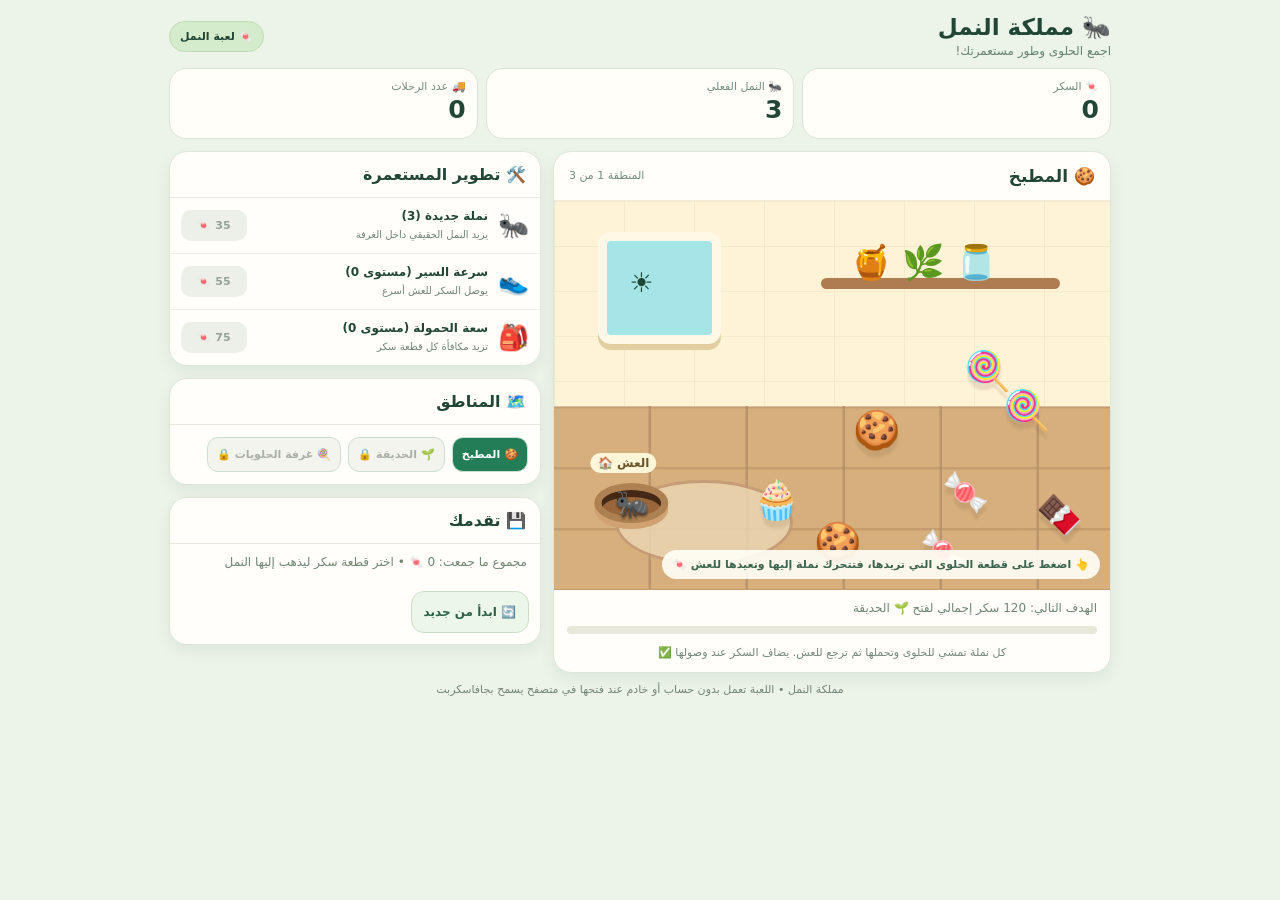
<file: index.html>
<!doctype html><html lang="ar" dir="rtl"><head><meta charset="UTF-8"><meta name="viewport" content="width=device-width,initial-scale=1,viewport-fit=cover"><title>مملكة النمل 🐜</title>
<style>
:root{--green:#194d37;--light:#e6f2e1;--gold:#eab957}*{box-sizing:border-box}body{margin:0;background:#ecf3e9;font-family:system-ui,-apple-system,Tahoma,sans-serif;color:#214636}button{font:inherit;cursor:pointer;-webkit-tap-highlight-color:transparent}.shell{max-width:970px;margin:auto;padding:14px}.head{display:flex;justify-content:space-between;align-items:center;margin-bottom:10px;gap:10px}.head h1{font-size:23px;margin:0}.head p{margin:3px 0 0;color:#658271;font-size:12px}.tag{background:#d4eccc;border:1px solid #c0dcb5;padding:8px 10px;border-radius:99px;font-weight:800;font-size:11px}.stats{display:grid;grid-template-columns:repeat(3,1fr);gap:8px;margin-bottom:12px}.stat{border:1px solid #dce4d6;border-radius:17px;background:#fffef9;padding:11px;min-width:0}.stat small{display:block;color:#718b7d;font-size:11px}.stat b{display:block;font-size:25px;line-height:1.35;font-variant-numeric:tabular-nums}.two{display:grid;grid-template-columns:minmax(0,1.5fr) minmax(270px,1fr);gap:12px;align-items:start}.panel{background:#fffefa;border:1px solid #dfe6d8;border-radius:18px;overflow:hidden;box-shadow:0 6px 15px #163b2510}.ptitle{padding:14px 15px;display:flex;align-items:center;justify-content:space-between;gap:8px}.ptitle strong{font-size:17px}.ptitle small{font-size:11px;color:#718b7b}.stage{height:390px;position:relative;overflow:hidden;direction:ltr;background:linear-gradient(#fff3d7 0 53%,#d6af7c 53% 100%);border-top:1px solid #f2ecd7;border-bottom:1px solid #c49966;touch-action:manipulation}.tiles{position:absolute;left:0;top:0;right:0;height:53%;background-image:linear-gradient(90deg,#e4d8b85e 1px,transparent 1px),linear-gradient(#e4d8b85e 1px,transparent 1px);background-size:70px 45px}.floor{position:absolute;inset:53% 0 0;background-image:repeating-linear-gradient(0deg,transparent 0 58px,#b48b6280 59px 61px),repeating-linear-gradient(90deg,transparent 0 94px,#bb946e 95px 97px)}.window{position:absolute;left:8%;top:8%;height:29%;width:22%;background:#a5e5e7;border:9px solid #fff8e7;border-radius:13px;box-shadow:0 6px 0 #e3cea2}.window:before{content:'☀️';position:absolute;left:21%;top:28%;font-size:27px}.shelf{position:absolute;left:48%;top:20%;height:11px;width:43%;background:#af7b51;border-radius:6px}.shelf:before{content:'🍯  🌿  🫙';font-size:34px;position:absolute;bottom:7px;left:12%}.mat{position:absolute;left:11%;bottom:6%;height:22%;width:32%;border:3px solid #c39977;background:#ecd9b5;border-radius:50%;opacity:.8}.nest{position:absolute;left:8%;top:78%;width:74px;height:40px;background:#98663a;border:7px solid #ae8152;box-shadow:inset 0 7px 0 #452916,0 6px 0 #d0a271;border-radius:50%;transform:translate(-5%,-50%)}.nest:after{content:'🏠 العش';position:absolute;left:-11px;bottom:43px;background:#fff6da;border-radius:14px;padding:3px 7px;font-size:12px;white-space:nowrap;font-weight:800;color:#6d542b}.sweet{position:absolute;z-index:2;transform:translate(-50%,-50%);padding:1px;border:0;background:none;font-size:clamp(24px,5vw,38px);filter:drop-shadow(0px 7px 1px #6b4b3622);transition:opacity .2s,scale .15s;touch-action:manipulation}.sweet:active{scale:1.25}.sweet.chosen{filter:drop-shadow(0 0 8px #fffbca)}.sweet:disabled{opacity:0;pointer-events:none}.ant{position:absolute;z-index:3;font-size:27px;width:35px;height:35px;display:grid;place-items:center;pointer-events:none;transform:translate(-50%,-50%);transition:none;filter:drop-shadow(0 2px 1px #3c281b58)}.ant .cargo{position:absolute;right:-11px;top:-9px;font-size:14px}.bubble{position:absolute;z-index:4;background:#fffbe9;border:1px solid #efe0bb;color:#306b48;border-radius:99px;padding:4px 8px;font-size:11px;white-space:nowrap;font-weight:900;transform:translate(-50%,-60%);pointer-events:none;animation:rise 1.1s forwards}@keyframes rise{to{transform:translate(-50%,-50px);opacity:0}}.notice{position:absolute;bottom:10px;right:10px;z-index:4;direction:rtl;font-size:11px;font-weight:800;color:#3b644d;background:#fffdf5ed;border-radius:99px;padding:8px 11px;pointer-events:none}.fallback{position:absolute;z-index:9;top:8px;left:10px;right:10px;background:#fff5d0;border:1px solid #edbb64;padding:9px;border-radius:11px;color:#684b19;font-weight:700;font-size:12px;text-align:center}.controls{display:flex;gap:8px;align-items:center;padding:11px}.primary{border:0;border-radius:13px;background:#207e59;color:white;font-weight:900;padding:13px 17px;flex:1;box-shadow:0 4px 0 #16583e}.secondary{border:1px solid #cbdcc5;border-radius:13px;background:#ecf6e9;padding:13px 12px;font-size:12px;font-weight:900;color:#2b6143}.hint{font-size:11px;color:#738679;padding:0 12px 13px;text-align:center}.progress{height:8px;overflow:hidden;background:#e8e9db;margin:0 13px 12px;border-radius:30px}.progress>div{background:#79b660;height:100%;width:0%;transition:width .2s}.side{display:grid;gap:12px}.heading{padding:13px 14px;font-weight:900;border-bottom:1px solid #e7ebdf}.item{display:flex;align-items:center;gap:9px;border-bottom:1px solid #edf0e9;padding:11px}.item:last-child{border-bottom:0}.item .emo{width:32px;flex-shrink:0;font-size:25px}.item .info{flex:1;min-width:0}.item .info strong{display:block;font-size:12px}.item .info small{font-size:10px;color:#6f8275}.item button{border:0;border-radius:10px;padding:9px 10px;background:#f4df9d;color:#624b24;font-size:11px;font-weight:900;min-width:66px}.item button:disabled{background:#edf0e9;color:#96a298}.status{padding:11px 13px;font-size:12px;color:#6e8473}.rooms{display:flex;flex-wrap:wrap;gap:7px;padding:12px}.room{border:1px solid #cbded1;background:#f4f9ee;color:#326a48;border-radius:11px;padding:10px 9px;font-size:11px;font-weight:800}.room.active{background:#237d56;color:white}.room:disabled{background:#f4f4ef;color:#aaafa7}.toast{position:absolute;z-index:7;bottom:55px;left:50%;transform:translateX(-50%);color:white;background:#174e39;padding:10px 14px;border-radius:99px;font-weight:900;font-size:12px;opacity:0;pointer-events:none;transition:opacity .15s;white-space:nowrap}.toast.show{opacity:1}.end{margin:10px 0;text-align:center;color:#738575;font-size:11px} @media(max-width:690px){.two{grid-template-columns:1fr}.shell{padding:9px}.stage{height:365px}.stats{gap:6px}.stat b{font-size:24px}.stat{padding:10px}.head h1{font-size:20px}}
</style></head><body><div class="shell"><div class="head"><div><h1>🐜 مملكة النمل</h1><p>اجمع الحلوى وطور مستعمرتك!</p></div><span class="tag">🍬 لعبة النمل</span></div><div class="stats"><div class="stat"><small>🍬 السكر</small><b id="score">0</b></div><div class="stat"><small>🐜 النمل الفعلي</small><b id="antCount">3</b></div><div class="stat"><small>🚚 عدد الرحلات</small><b id="deliveries">0</b></div></div><div class="two"><div class="panel"><div class="ptitle"><strong id="roomTitle">🍪 المطبخ</strong><small id="region">المنطقة 1 من 3</small></div><div id="stage" class="stage"><div class="tiles"></div><div class="floor"></div><div class="window"></div><div class="shelf"></div><div class="mat"></div><div class="nest"></div><div id="fallback" class="fallback">⚠️ المعاينة تمنع تشغيل اللعبة. افتحها من موقع ويب في Safari، وليس معاينة الملفات.</div><div id="toast" class="toast"></div><div class="notice">👆 اضغط على قطعة الحلوى التي تريدها، فتتحرك نملة إليها وتعيدها للعش 🍬</div></div><div class="status" id="goal">الهدف: اجمع 120 سكر لفتح الحديقة</div><div class="progress"><div id="progress"></div></div><div class="hint">كل نملة تمشي للحلوى وتحملها ثم ترجع للعش. يضاف السكر عند وصولها ✅</div></div><div class="side"><div class="panel"><div class="heading">🛠️ تطوير المستعمرة</div><div id="upgrades"></div></div><div class="panel"><div class="heading">🗺️ المناطق</div><div class="rooms" id="rooms"></div></div><div class="panel"><div class="heading">💾 تقدمك</div><div class="status" id="status">ابدأ بجمع الحلوى!</div><div class="controls"><button class="secondary" id="reset">🔄 ابدأ من جديد</button></div></div></div></div><div class="end">مملكة النمل • اللعبة تعمل بدون حساب أو خادم عند فتحها في متصفح يسمح بجافاسكربت</div></div>
<script>
(function(){'use strict';
var $=id=>document.getElementById(id),stage=$('stage');$('fallback').style.display='none';
var zones=[{name:'🍪 المطبخ',goal:0,color:'#d6af7c'},{name:'🌱 الحديقة',goal:120,color:'#a9cd91'},{name:'🍭 غرفة الحلويات',goal:450,color:'#e8aab4'}];
var fresh=()=>({sugar:0,total:0,ants:3,speed:0,bag:0,deliveries:0,zone:0,unlocked:0,auto:false});
var s=fresh();try{var old=JSON.parse(localStorage.getItem('ant-kingdom-live-v5')||'null');if(old && old.ants>=3){s=Object.assign(fresh(),old);s.ants=Math.max(3,Math.min(12,s.ants));s.zone=Math.min(2,s.zone);s.unlocked=Math.min(2,s.unlocked)}}catch(e){}
s.auto=false;
var ants=[],candies=[],last=0,saveClock=0;var spots=[[74,75],[58,59],[85,54],[40,77],[70,90],[91,81],[51,88],[78,44]];
function save(){try{localStorage.setItem('ant-kingdom-live-v5',JSON.stringify(s))}catch(e){}}
function number(n){return Math.floor(n).toLocaleString('en-US')}
function toast(t){var p=$('toast');p.textContent=t;p.classList.add('show');clearTimeout(window.antToast);window.antToast=setTimeout(()=>p.classList.remove('show'),1500)}
function pop(t,x,y){var el=document.createElement('span');el.className='bubble';el.textContent=t;el.style.left=x+'%';el.style.top=y+'%';stage.appendChild(el);setTimeout(()=>el.remove(),1100)}
function newAnt(){var node=document.createElement('div');node.className='ant';node.innerHTML='<span>🐜</span><span class="cargo"></span>';stage.appendChild(node);return {x:14,y:78,phase:'idle',f:null,node:node}}
function ensureAnts(){while(ants.length<s.ants)ants.push(newAnt());while(ants.length>s.ants)ants.pop().node.remove()}
function newCandies(){candies.forEach(c=>c.node.remove());candies=[];spots.forEach((p,i)=>{var node=document.createElement('button');node.type='button';node.className='sweet';node.textContent=['🍬','🍪','🍭','🧁','🍬','🍫','🍪','🍭'][i];node.style.left=p[0]+'%';node.style.top=p[1]+'%';node.setAttribute('aria-label','اجمع الحلوى '+(i+1));stage.appendChild(node);var c={x:p[0],y:p[1],node:node,stock:true,busy:false,respawn:0,value:[9,11,13,16,8,14,12,16][i]};candies.push(c);node.addEventListener('click',()=>send(c))})}
function reward(c){return Math.round(c.value*(1+s.bag*.35)*(1+s.zone*.7))}
function send(c){if(!c.stock||c.busy)return false;var a=ants.find(a=>a.phase==='idle');if(!a){toast('🐜 النمل مشغول، انتظر رجوعه');return false}c.busy=true;a.f=c;a.phase='to';c.node.classList.add('chosen');toast('🐜 النملة رايحة للحلوى اللي اخترتها');return true}
function sendOne(){var free=candies.filter(c=>c.stock&&!c.busy);if(!free.length){toast('⏳ انتظر ظهور حلوى جديدة');return}if(!send(free[Math.floor(Math.random()*free.length)]))return;toast('🐜 النملة انطلقت للحلوى')}
function move(a,x,y,dt){var dx=x-a.x,dy=y-a.y,dist=Math.hypot(dx,dy),speed=(19+s.speed*6)*dt;if(dist<=speed){a.x=x;a.y=y;return true}a.x+=dx/dist*speed;a.y+=dy/dist*speed;return false}
function redraw(){ants.forEach(a=>{a.node.style.left=a.x+'%';a.node.style.top=a.y+'%';a.node.querySelector('.cargo').textContent=a.phase==='back'?'🍬':''});$('score').textContent=number(s.sugar);$('antCount').textContent=number(ants.length);$('deliveries').textContent=number(s.deliveries)}
var upgradeDefs=[{id:'worker',icon:'🐜',name:'نملة جديدة',desc:'يزيد النمل الحقيقي داخل الغرفة',cost:35},{id:'speed',icon:'👟',name:'سرعة السير',desc:'يوصل السكر للعش أسرع',cost:55},{id:'bag',icon:'🎒',name:'سعة الحمولة',desc:'تزيد مكافأة كل قطعة سكر',cost:75}];
function cost(u){var level=u.id==='worker'?s.ants-3:s[u.id];return Math.round(u.cost*Math.pow(1.62,level))}
function hud(){redraw();$('roomTitle').textContent=zones[s.zone].name;$('region').textContent='المنطقة '+(s.zone+1)+' من 3';var target=zones[s.unlocked+1];$('goal').textContent=target?'الهدف التالي: '+number(target.goal)+' سكر إجمالي لفتح '+target.name:'🏆 فتحت كل المناطق!';$('progress').style.width=target?Math.min(100,s.total/target.goal*100)+'%':'100%';$('status').textContent='مجموع ما جمعت: '+number(s.total)+' 🍬 • اختر قطعة سكر ليذهب إليها النمل';$('upgrades').innerHTML=upgradeDefs.map(u=>{var p=cost(u),disabled=s.sugar<p||(u.id==='worker'&&s.ants>=12);return '<div class="item"><span class="emo">'+u.icon+'</span><div class="info"><strong>'+u.name+(u.id==='worker'?' ('+s.ants+')':' (مستوى '+s[u.id]+')')+'</strong><small>'+u.desc+'</small></div><button data-up="'+u.id+'" '+(disabled?'disabled':'')+'>'+number(p)+' 🍬</button></div>'}).join('');$('rooms').innerHTML=zones.map((z,i)=>'<button class="room '+(s.zone===i?'active':'')+'" data-zone="'+i+'" '+(i>s.unlocked?'disabled':'')+'>'+z.name+(i>s.unlocked?' 🔒':'')+'</button>').join('')}
$('upgrades').addEventListener('click',function(e){var b=e.target.closest('[data-up]');if(!b)return;var u=upgradeDefs.find(x=>x.id===b.dataset.up),p=cost(u);if(s.sugar<p)return;s.sugar-=p;if(u.id==='worker'){s.ants++;ensureAnts()}else s[u.id]++;toast('✅ تم شراء '+u.name);hud();save()});
$('rooms').addEventListener('click',function(e){var b=e.target.closest('[data-zone]');if(!b)return;var i=Number(b.dataset.zone);if(i>s.unlocked)return;s.zone=i;var wall=zones[i].color;stage.style.background='linear-gradient(#fff3d7 0 53%,'+wall+' 53% 100%)';newCandies();ants.forEach(a=>{a.phase='idle';a.f=null;a.x=14;a.y=78});toast('📍 وصلت '+zones[i].name);hud();save()});
$('reset').addEventListener('click',()=>{if(!confirm('تبغى تبدأ لعبة جديدة وتحذف التقدم؟'))return;s=fresh();ensureAnts();newCandies();hud();save()});
function frame(t){var dt=last?Math.min(.05,(t-last)/1000):0;last=t;saveClock+=dt;candies.forEach(c=>{if(c.respawn>0){c.respawn-=dt;if(c.respawn<=0){c.stock=true;c.busy=false;c.node.disabled=false;c.node.classList.remove('chosen')}}});ants.forEach(a=>{if(a.phase==='to'){if(move(a,a.f.x,a.f.y,dt)){a.phase='back';a.f.stock=false;a.f.node.disabled=true;a.f.node.classList.remove('chosen')}}else if(a.phase==='back'){if(move(a,14,78,dt)){var c=a.f,pts=reward(c);s.sugar+=pts;s.total+=pts;s.deliveries++;c.busy=false;c.respawn=2.4;a.f=null;a.phase='idle';pop('+'+pts+' 🍬',16,69);if(s.unlocked<2 && s.total>=zones[s.unlocked+1].goal){s.unlocked++;toast('🎉 منطقة جديدة انفتحت!')}hud();save()}}});redraw();if(saveClock>6){save();saveClock=0}requestAnimationFrame(frame)}
ensureAnts();newCandies();hud();requestAnimationFrame(frame);
window.AntGame={state:()=>Object.assign({},s,{visibleAnts:ants.length}),grant:n=>{s.sugar+=n;s.total+=n;while(s.unlocked<2&&s.total>=zones[s.unlocked+1].goal)s.unlocked++;hud()}};
})();
</script></body></html>
</file>
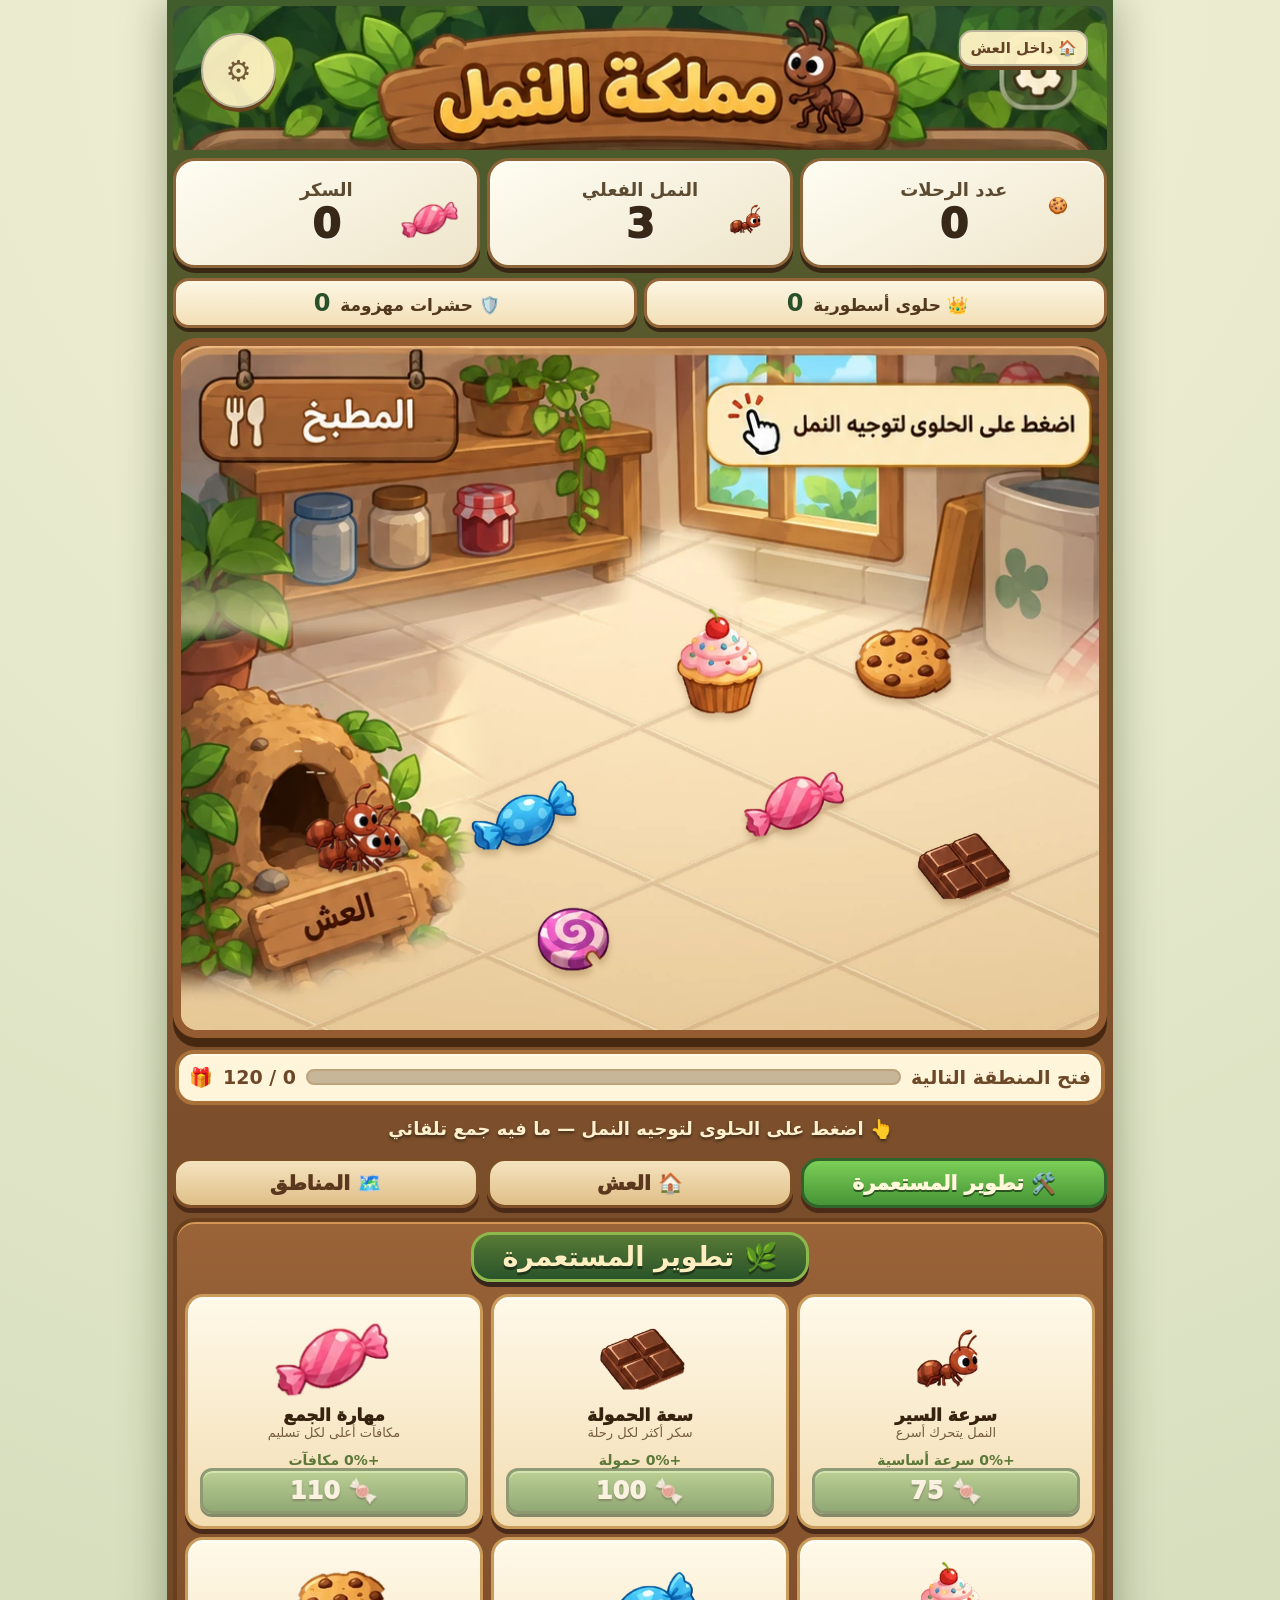
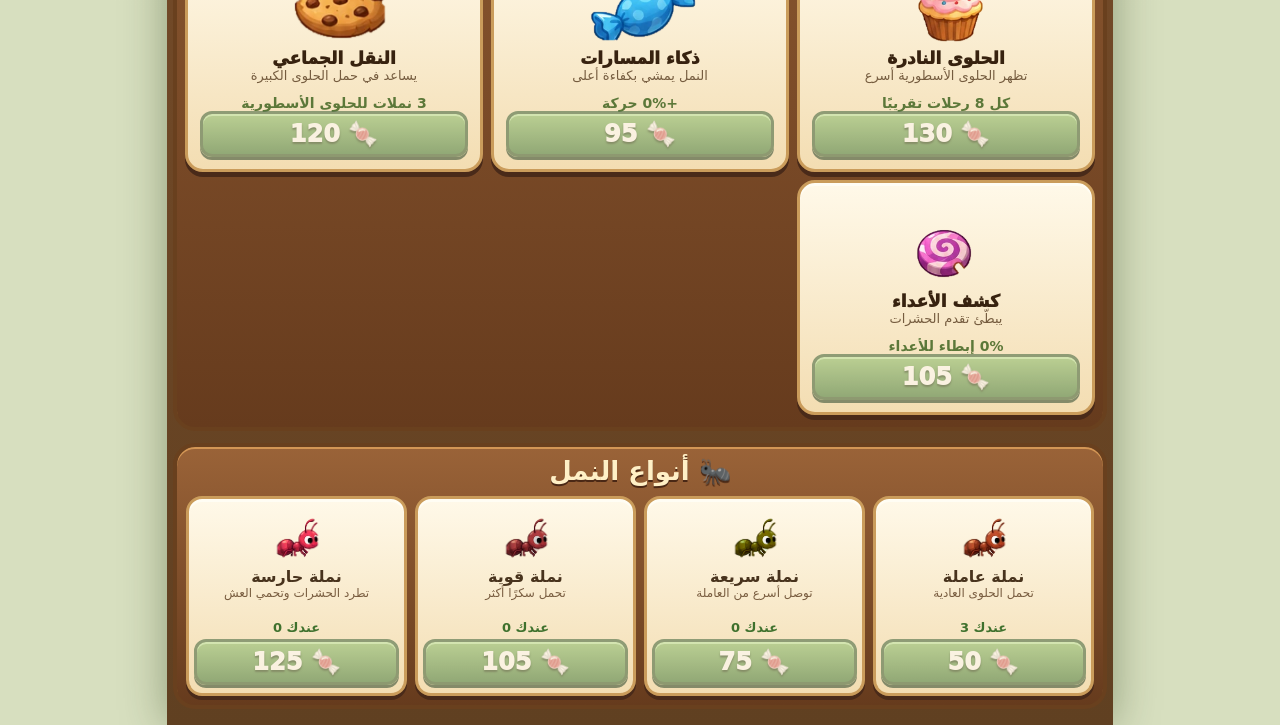
<file: ant-kingdom-v2/index.html>
<!doctype html><html lang="ar" dir="rtl"><head>
<meta charset="UTF-8"><meta name="viewport" content="width=device-width,initial-scale=1,viewport-fit=cover">
<meta name="theme-color" content="#244a2e"><title>مملكة النمل 🐜</title>
<style>
*{box-sizing:border-box}body{margin:0;color:#37220f;background:radial-gradient(circle at 50% 0,#f6f3d8,#d7dfbf 70%);font-family:system-ui,-apple-system,Tahoma,sans-serif;-webkit-tap-highlight-color:transparent}
button{font:inherit;touch-action:manipulation;cursor:pointer}
#game{margin:auto;max-width:946px;background:linear-gradient(180deg,#415d2c 0,#81512d 40%,#604021 100%);padding:6px 6px 16px;box-shadow:0 0 42px #22381066;min-height:100vh}
.header{position:relative;aspect-ratio:941/145;background:url('about:blank') center/100% 100% no-repeat;border-radius:13px 13px 2px 2px;margin-bottom:8px}
.reset{position:absolute;left:3%;top:19%;border:2px solid #b9b39b;color:#735b38;border-radius:50%;background:#fff3c5ec;aspect-ratio:1;padding:0;width:8%;font-size:clamp(13px,4.2vw,29px);display:grid;place-items:center;box-shadow:0 4px 0 #69431d}
.stats{direction:ltr;display:grid;grid-template-columns:repeat(3,minmax(0,1fr));gap:7px;margin:0 0 10px}
.stat{direction:rtl;display:flex;flex-direction:column;align-items:center;justify-content:center;position:relative;border:3px solid #8c6437;border-radius:22px;padding:9px 3px 7px;min-height:96px;box-shadow:inset 0 2px 0 #fffdf5,0 5px 0 #392715;background:linear-gradient(153deg,#fffdf2,#eee5cb);text-align:center}
.st-label{font-size:clamp(12px,2.9vw,18px);font-weight:850;color:#5c4a31;white-space:nowrap}
.st-number{font-size:clamp(26px,6vw,41px);line-height:1.18;color:#382818;font-weight:1000;font-variant-numeric:tabular-nums;text-shadow:0 1px 0 #fff}
.st-icon{position:absolute;width:28%;max-width:80px;right:2%;top:34%;pointer-events:none}.st-icon img{width:100%;max-height:45px;object-fit:contain}
.field-frame{border:8px solid #945c30;background:#9e6b36;border-radius:24px;box-shadow:inset 0 0 0 3px #d5a56b,0 9px 0 #462810;overflow:hidden;position:relative}
.playfield{position:relative;width:100%;aspect-ratio:902/672;background-image:url('about:blank');background-size:100% 100%;background-position:center;overflow:hidden;touch-action:manipulation}
.sweet{position:absolute;border:0;background:none;outline:0;padding:0;transform:translate(-50%,-50%);width:13%;aspect-ratio:1;z-index:4;filter:drop-shadow(0 6px 3px #76502344);transition:filter .15s,opacity .18s}
.sweet img{width:100%;height:100%;object-fit:contain;pointer-events:none;animation:sweetFloat 2.3s ease-in-out infinite alternate}
.sweet:active{filter:drop-shadow(0 0 12px #fadc35) brightness(1.2)}.sweet.busy{filter:drop-shadow(0 0 8px #ffc700)}.sweet.taken{opacity:0;pointer-events:none}
@keyframes sweetFloat{to{transform:translateY(-4px)}}
.ant{position:absolute;z-index:5;transform:translate(-50%,-50%);width:11.5%;aspect-ratio:1;pointer-events:none;will-change:left,top;filter:drop-shadow(1px 5px 3px #3b291833)}
.ant img{width:100%;height:100%;object-fit:contain;animation:antBob .3s ease-in-out infinite alternate}
.ant.turn img{transform:scaleX(-1)}
.ant .cargo{position:absolute;width:37%;height:37%;right:0;top:-5%;display:none;filter:drop-shadow(0 2px 2px #654)}.ant.hasCargo .cargo{display:block}
@keyframes antBob{to{margin-top:-2px}}
.ripple{position:absolute;z-index:6;transform:translate(-50%,-50%);height:22px;width:22px;pointer-events:none;border:3px solid #ffb428;border-radius:50%;animation:ripple .65s ease-out forwards}
@keyframes ripple{to{opacity:0;height:75px;width:75px}}
.float{position:absolute;z-index:7;background:#fff5d3;color:#367f2b;border:2px solid #8eaa62;border-radius:99px;font-size:clamp(13px,2.2vw,19px);padding:4px 8px;font-weight:900;transform:translate(-50%,-50%);pointer-events:none;animation:pop .9s ease-out forwards}
@keyframes pop{to{opacity:0;transform:translate(-50%,-180%)}}
.progress-frame{background:#fff5da;border:4px solid #a87139;box-shadow:inset 0 2px 0 #fff9eb;border-radius:19px;margin:12px 2px 6px;padding:12px 10px;display:flex;align-items:center;gap:10px;font-weight:900;color:#6c4728;font-size:clamp(12px,3.1vw,19px)}
.progress-frame .bar{height:16px;background:#c7b697;border-radius:18px;overflow:hidden;flex:1;border:2px solid #bba37d;min-width:50px}.progress-frame .bar div{height:100%;width:0;background:linear-gradient(#8ee65f,#3d9d34);transition:width .3s;border-radius:18px}.progress-frame .counter{white-space:nowrap;font-variant-numeric:tabular-nums}
.help{padding:7px 12px;color:#fff1ce;font-weight:750;text-align:center;font-size:clamp(12px,3vw,18px);text-shadow:0 2px 3px #3e2918}
.store{border:4px solid #69401e;background:linear-gradient(180deg,#9a6338,#663b1d);padding:12px 8px;border-radius:22px;box-shadow:inset 0 2px 0 #d39655;margin-top:10px}
.store-title{width:fit-content;margin:-2px auto 12px;padding:6px 28px;background:linear-gradient(#587a35,#2a542a);border:3px solid #8db84b;border-radius:20px;color:#ffeec0;font-size:clamp(17px,4.2vw,27px);font-weight:900;text-shadow:0 3px 0 #21371b;box-shadow:0 5px 0 #38251c}
.upgrades{display:grid;grid-template-columns:repeat(3,minmax(0,1fr));gap:8px}
.up-card{background:linear-gradient(180deg,#fff9e9,#f3ddb2);border:3px solid #ca9c5b;border-radius:18px;padding:7px;box-shadow:inset 0 3px 0 #fffdf4,0 5px 0 #492a19;min-width:0;text-align:center}
.up-card .drawing{height:65px;display:grid;place-items:center}.up-card .drawing img{max-width:90%;max-height:62px;object-fit:contain}
.up-card .name{font-size:clamp(12px,2.6vw,17px);font-weight:950}.up-card .desc{font-size:clamp(9px,2vw,13px);color:#755c3f;min-height:27px}.up-card .level{font-size:clamp(10px,2vw,14px);color:#5c7839;font-weight:800}
.buy{background:linear-gradient(#7bc94f,#30882f);border:3px solid #316a2c;border-radius:12px;width:100%;color:white;font-weight:1000;font-size:clamp(16px,3.3vw,24px);padding:6px 4px;box-shadow:inset 0 2px 0 #a9ed8a,0 3px 0 #244d25;text-shadow:0 2px 2px #255218}.buy:disabled{opacity:.56;filter:saturate(.65)}
.areas{display:grid;grid-template-columns:repeat(3,1fr);gap:8px;margin-top:13px}.area{background:#583c23;border:3px solid #bc9158;border-radius:15px;color:#fff6d5;padding:6px 3px 9px;font-weight:900;font-size:clamp(12px,3.1vw,19px);box-shadow:0 4px 0 #402513}.area .thumb{border-radius:8px;background:linear-gradient(#c5eac0,#e0c19d);font-size:clamp(26px,5vw,40px);padding:8px;margin-bottom:4px}.area:disabled{filter:grayscale(.9);opacity:.65}.area.selected{border-color:#ffe273;box-shadow:0 0 11px #ffe186,0 4px 0 #402513}
#toast{position:fixed;z-index:1000;bottom:35px;left:50%;transform:translate(-50%,20px);background:#2a5b30;color:#fff8db;font-weight:900;border:3px solid #a3ba68;border-radius:28px;padding:13px 20px;max-width:90%;text-align:center;opacity:0;pointer-events:none;transition:.2s;box-shadow:0 8px 17px #0005}#toast.show{opacity:1;transform:translate(-50%,0)}
@media(min-width:600px){.up-card .drawing{height:96px}.up-card .drawing img{max-height:90px}.up-card{padding:12px}.stat{min-height:110px}}
@media(max-width:390px){.stat{min-height:82px;border-radius:14px}.st-icon{display:none}.field-frame{border-width:5px}.up-card{border-width:2px}.store{padding:8px 5px}.up-card .drawing{height:53px}.up-card .drawing img{max-height:52px}}

/* ADD-ONS for the illustrated edition. Original backgrounds, header, and sprite CSS remain untouched. */
#game .header .nest-open{position:absolute;right:2%;top:17%;border:2px solid #b9b39b;color:#644124;border-radius:13px;background:#fff3c5f2;padding:7px 9px;font-weight:900;font-size:clamp(10px,2.8vw,15px);box-shadow:0 4px 0 #69431d;z-index:3}
.ext-stats{display:grid;grid-template-columns:1fr 1fr;gap:7px;margin:0 0 10px}.ext-pill{background:linear-gradient(#fdf6e3,#f2dfb6);border:3px solid #946539;border-radius:16px;padding:8px 12px;color:#50371d;text-align:center;box-shadow:0 4px 0 #392715;font-weight:900;font-size:clamp(12px,3vw,17px)}
.ext-pill b{font-size:clamp(17px,4.1vw,24px);color:#28512a;margin:0 4px}
.legendary{position:absolute;border:0;background:transparent;outline:0;padding:0;transform:translate(-50%,-50%);width:21%;aspect-ratio:1;z-index:4;filter:drop-shadow(0 0 12px #fccc36);animation:legendFloat 1.8s ease-in-out infinite alternate}.legendary img{width:100%;height:100%;object-fit:contain;pointer-events:none}.legendary.busy{filter:drop-shadow(0 0 18px #fed963)}.legendary.taken{opacity:0;pointer-events:none}.legendLabel{position:absolute;bottom:-7px;left:50%;transform:translateX(-50%);background:#ffe46b;border:2px solid #bb832a;border-radius:99px;padding:3px 6px;color:#6c3c15;font-weight:900;font-size:clamp(9px,2vw,14px);white-space:nowrap;pointer-events:none}@keyframes legendFloat{to{margin-top:-5px;filter:drop-shadow(0 0 16px #ffc247)}}
.ant.fast img.antbody{filter:hue-rotate(50deg) saturate(1.3)}.ant.strong img.antbody{transform:scale(1.15);filter:hue-rotate(-18deg) brightness(.9)}.ant.guard img.antbody{filter:hue-rotate(-28deg) saturate(1.2) contrast(1.15)}.ant.guard:before{content:'🛡';position:absolute;right:10%;top:-8%;font-size:clamp(11px,2.2vw,20px);z-index:7}.ant .typeLabel{position:absolute;top:-11%;left:6%;padding:1px 4px;border-radius:5px;background:#fff4cbaa;color:#543012;font-weight:800;font-size:clamp(7px,1.4vw,12px)}
.ant.guard.fighting{filter:drop-shadow(0 0 12px #ff8175)}
.enemy{position:absolute;width:10%;aspect-ratio:1;transform:translate(-50%,-50%);z-index:5;cursor:pointer;filter:drop-shadow(1px 5px 3px #422d1a55)}.enemy svg{width:100%;height:100%}.enemy .enemyTag{position:absolute;top:-17px;left:50%;transform:translateX(-50%);background:#fff1c9;border:2px solid #b37f4b;border-radius:99px;padding:2px 5px;white-space:nowrap;color:#704122;font-weight:900;font-size:clamp(9px,1.9vw,12px)}
.extra-tools{margin-top:12px;border:4px solid #69401e;background:linear-gradient(180deg,#9a6338,#663b1d);padding:9px;border-radius:22px;box-shadow:inset 0 2px 0 #d39655}.extra-tools h3{margin:0 auto 10px;color:#fff0c6;text-align:center;font-size:clamp(18px,4vw,26px);text-shadow:0 2px #4a2815}.kindgrid{display:grid;grid-template-columns:repeat(4,minmax(0,1fr));gap:8px}.management{margin-top:12px}.manage-tabs{display:grid;grid-template-columns:repeat(3,1fr);gap:8px;margin-bottom:10px}.m-tab{border:3px solid #7d4f27;background:linear-gradient(180deg,#f5e3bf,#dfbf88);border-radius:18px;padding:10px 8px;font-weight:1000;font-size:clamp(13px,3vw,20px);color:#5b381d;box-shadow:0 5px 0 #4b2b17}.m-tab.active{background:linear-gradient(180deg,#7ccf57,#469436);color:#fff9d9;border-color:#2f652a;text-shadow:0 2px 0 #28551f}.m-panel{display:none}.m-panel.active{display:block}.quickNest{display:grid;grid-template-columns:repeat(2,minmax(0,1fr));gap:8px}.quickRoom{background:linear-gradient(180deg,#fff9e9,#f3ddb2);border:3px solid #ca9c5b;border-radius:18px;padding:10px;box-shadow:inset 0 3px 0 #fffdf4,0 5px 0 #492a19;text-align:center}.qName{font-weight:1000;font-size:clamp(13px,3vw,18px);color:#54341d}.qLv{font-size:clamp(12px,2.6vw,16px);font-weight:900;color:#2e5b2f;margin-top:5px}.qFx{font-size:clamp(10px,2.2vw,14px);color:#775b3d;margin-top:4px}.nestActions{margin-top:10px}.nestEnter{width:100%;border:3px solid #316a2c;background:linear-gradient(#7bc94f,#30882f);border-radius:15px;color:#fff;font-weight:1000;font-size:clamp(16px,3.4vw,24px);padding:10px 8px;box-shadow:inset 0 2px 0 #a9ed8a,0 4px 0 #244d25;text-shadow:0 2px 2px #255218}.area-note{margin-top:10px;text-align:center;color:#fff0c6;font-weight:800;font-size:clamp(12px,2.8vw,16px)}#areaDecor{position:absolute;inset:0;pointer-events:none;z-index:1}.scene-piece{position:absolute}.scene-piece img{display:block}.scene-sofa{left:56%;top:17%;width:30%;height:18%;background:linear-gradient(180deg,#8dc0d0,#4f8faa);border:6px solid #eef7f8;border-radius:20px 20px 15px 15px;box-shadow:0 8px 0 rgba(0,0,0,.12)}.scene-sofa:before,.scene-sofa:after{content:"";position:absolute;bottom:-12%;width:18%;height:22%;background:#6d4a31;border-radius:6px}.scene-sofa:before{left:10%}.scene-sofa:after{right:10%}.scene-rug{left:26%;top:61%;width:54%;height:22%;background:radial-gradient(circle at center,#f5e5c1 0,#e3ba78 58%,#c7843e 100%);border-radius:50%;opacity:.92}.scene-table{left:50%;top:50%;width:18%;height:10%;background:linear-gradient(180deg,#b77642,#8b552d);border-radius:20px;box-shadow:0 6px 0 rgba(0,0,0,.15)}.scene-remote{left:59%;top:53%;width:8%;height:3%;background:#2f3339;border-radius:12px;transform:rotate(-15deg)}.scene-grass{left:0;right:0;bottom:0;height:40%;background:linear-gradient(180deg,rgba(126,194,92,.88),rgba(82,151,66,.95));clip-path:polygon(0 16%,12% 9%,23% 18%,35% 8%,47% 17%,58% 7%,72% 20%,85% 9%,100% 16%,100% 100%,0 100%)}.scene-stone{width:12%;height:7%;background:#d8dccb;border-radius:40px;box-shadow:inset 0 -3px 0 rgba(0,0,0,.12)}.scene-bush{width:18%;height:14%;background:radial-gradient(circle at 30% 40%,#8fda72 0,#60a94b 65%,#477d34 100%);border-radius:50%}.scene-berry{font-size:36px}.scene-crate{width:18%;height:16%;background:linear-gradient(180deg,#b47a42,#89562b);border:5px solid #6f4320;border-radius:10px;box-shadow:inset 0 0 0 3px rgba(255,236,186,.2)}.scene-crate:before,.scene-crate:after{content:"";position:absolute;left:8%;right:8%;height:5px;background:#6e4526}.scene-crate:before{top:30%}.scene-crate:after{top:62%}.scene-sack{width:15%;height:20%;background:linear-gradient(180deg,#e5d6b0,#c8b284);border-radius:40% 40% 30% 30%;box-shadow:inset 0 -8px 0 rgba(0,0,0,.06)}.scene-sack:before{content:"";position:absolute;left:25%;right:25%;top:5%;height:10%;background:#9a7652;border-radius:20px}.scene-jar{width:10%;height:15%;background:rgba(213,235,241,.86);border:4px solid rgba(165,196,205,.9);border-radius:12px 12px 15px 15px}.scene-roof{left:0;right:0;top:0;height:55%;background:linear-gradient(180deg,rgba(142,221,255,.78),rgba(218,245,255,.4));}.scene-rail{left:0;right:0;top:48%;height:8%;background:linear-gradient(180deg,#d5d0c6,#a1a29d);box-shadow:0 3px 0 rgba(0,0,0,.1)}.scene-pot{width:12%;height:16%;background:linear-gradient(180deg,#b86d3c,#8b4826);border-radius:0 0 12px 12px}.scene-pot:before{content:"🌿";position:absolute;left:50%;top:-45%;transform:translateX(-50%);font-size:28px}.scene-table-round{width:22%;height:14%;background:linear-gradient(180deg,#ba7844,#875228);border-radius:50%;box-shadow:0 6px 0 rgba(0,0,0,.12)}.scene-cake{font-size:40px}.scene-dining{left:31%;top:42%;width:38%;height:18%;background:linear-gradient(180deg,#bb7b47,#885329);border-radius:20px;box-shadow:0 8px 0 rgba(0,0,0,.12)}.scene-chair{width:11%;height:17%;background:#91bfce;border-radius:16px;box-shadow:0 5px 0 rgba(0,0,0,.12)}@media(max-width:600px){.quickNest{grid-template-columns:1fr 1fr}.manage-tabs{grid-template-columns:1fr 1fr 1fr}}.type-card{background:linear-gradient(180deg,#fff9e9,#f3ddb2);border:3px solid #ca9c5b;border-radius:16px;padding:8px 5px;text-align:center;color:#48331d;box-shadow:inset 0 3px 0 #fffdf4,0 4px 0 #492a19}.type-card .kindpic{height:60px;position:relative;display:flex;justify-content:center}.type-card .kindpic img{max-width:90%;max-height:60px;object-fit:contain}.type-card.fast .kindpic img{filter:hue-rotate(50deg)}.type-card.strong .kindpic img{filter:hue-rotate(-18deg) brightness(.85)}.type-card.guard .kindpic img{filter:hue-rotate(-28deg) saturate(1.35)}.type-card .kindname{font-size:clamp(11px,2.7vw,16px);font-weight:900}.type-card .kinddesc{font-size:clamp(9px,2vw,12px);color:#795d40;min-height:30px}.type-card .kindqty{font-size:clamp(10px,2vw,13px);font-weight:900;color:#3f712d;padding:4px 0}
.area.locked:disabled{filter:grayscale(.7);opacity:.75}
/* illustrated underground nest panel */
.nestOverlay{position:fixed;inset:0;display:none;background:#15231bcc;align-items:center;justify-content:center;padding:12px;z-index:1100}.nestOverlay.open{display:flex}.nestPanel{width:min(100%,720px);max-height:94vh;overflow:auto;border:9px solid #6c4424;border-radius:30px;background:linear-gradient(170deg,#754522,#3f291b);box-shadow:0 20px 60px #0008;padding:10px}.nestHead{display:flex;justify-content:space-between;gap:8px;align-items:center;background:#a56735;color:#fff1c8;border-radius:19px;padding:10px 13px;font-weight:900;font-size:clamp(20px,5vw,29px)}.nestClose{border:2px solid #fff0c5;background:#fae6b6;color:#6b4527;border-radius:15px;padding:7px 13px;font-weight:900}
.nestArt{position:relative;border:5px solid #bb8852;border-radius:18px;background:radial-gradient(circle at 45% 38%,#bc8144,#8d5129 65%,#62391e);padding:18px 10px;overflow:hidden}.nestArt:before{content:'';position:absolute;top:44%;left:-10%;width:125%;height:24px;border-radius:20px;background:#4c2d1c;transform:rotate(-13deg);box-shadow:0 0 0 7px #dca76b66}.nestGrid{display:grid;position:relative;z-index:1;grid-template-columns:1fr 1fr;gap:14px}.nestRoom{background:radial-gradient(ellipse at center,#f5d29d,#c68e52 80%);box-shadow:inset 0 -11px 0 #a9663799,0 7px 0 #4c2d1c;border:5px solid #7a4726;border-radius:50% 44% 48% 45%;padding:17px 8px;text-align:center;min-height:152px;color:#573b21}.nestRoom img{width:55px;height:55px;object-fit:contain;display:block;margin:0 auto}.nestRoom b{display:block;font-weight:900;font-size:clamp(15px,3vw,20px);margin:5px}.nestRoom span{font-weight:850;color:#775133;font-size:clamp(12px,2.4vw,16px)}
@media(max-width:540px){.kindgrid{grid-template-columns:repeat(2,minmax(0,1fr))}.type-card .kinddesc{min-height:24px}.nestRoom{min-height:128px;padding:13px 6px}.nestRoom img{width:45px;height:45px}}

/* Four upgradable illustrated nest rooms (v4) */
.nestArt{padding:13px 8px 18px}
.nestRoom{border-radius:34% 34% 26% 26%;padding:14px 7px 15px;min-height:240px;display:flex;flex-direction:column;align-items:center;justify-content:flex-start;gap:4px}
.nestRoom .nestLevel{display:block;color:#5e391b;font-size:clamp(12px,2.7vw,17px);background:#ffe7a5;border:2px solid #ad7540;border-radius:99px;padding:2px 10px;font-weight:900;box-shadow:inset 0 1px 0 #fff9db}
.nestRoom .nestBenefit{font-size:clamp(10px,2.6vw,14px);font-weight:850;line-height:1.35;min-height:37px;max-width:96%;color:#684422}
.nestRoom .nestEffect{font-size:clamp(10px,2.5vw,13px);color:#3d672f;line-height:1.3;font-weight:900;min-height:24px}
.nestRoom .nestBuy{border:2px solid #316b2b;color:white;background:linear-gradient(#89d15c,#328e2c);border-radius:13px;box-shadow:inset 0 2px 0 #b8f09b,0 3px 0 #285c26;font-weight:950;width:min(100%,180px);min-height:38px;padding:5px;font-size:clamp(12px,2.8vw,17px);margin-top:auto}
.nestRoom .nestBuy:disabled{opacity:.58;filter:saturate(.65);box-shadow:none}
.nestNotice{margin:10px 0 2px;padding:9px;background:#ffedc3;border:2px solid #b47f45;border-radius:15px;color:#69401f;font-size:clamp(11px,2.9vw,15px);font-weight:900;text-align:center}
.nestRoom .nestMeter{display:flex;gap:3px;margin:3px 0 4px;justify-content:center;max-width:100%}
.nestRoom .nestMeter i{height:6px;width:10px;border-radius:5px;background:#eed2a0;box-shadow:inset 0 0 2px #6542}
.nestRoom .nestMeter i.on{background:#65b445}
@media(max-width:540px){.nestGrid{gap:7px}.nestRoom{min-height:220px;padding:11px 4px 12px;border-width:4px}.nestRoom b{font-size:clamp(12px,3.4vw,17px);margin:2px}.nestRoom img{width:44px;height:44px}.nestRoom .nestBenefit{min-height:42px}.nestRoom .nestEffect{min-height:30px}.nestRoom .nestBuy{min-height:38px}.nestRoom .nestLevel{padding:2px 5px}}
</style>
<link rel="stylesheet" href="./header.css"><link rel="stylesheet" href="./scene.css"></head><body>
<div id="game">
<div class="header"><button class="reset" id="reset" title="إعادة اللعبة">⚙</button><button class="nest-open" id="nestOpen">🏠 داخل العش</button></div>
<div class="stats">
 <div class="stat"><span class="st-label">السكر</span><b class="st-number" id="sugar">0</b><span class="st-icon"><img data-sprite="pinkcandy"></span></div>
 <div class="stat"><span class="st-label">النمل الفعلي</span><b class="st-number" id="ants">3</b><span class="st-icon"><img data-sprite="ant"></span></div>
 <div class="stat"><span class="st-label">عدد الرحلات</span><b class="st-number" id="trips">0</b><span class="st-icon">🍪</span></div>
</div>
<div class="ext-stats"><div class="ext-pill">👑 حلوى أسطورية <b id="legendCount">0</b></div><div class="ext-pill">🛡️ حشرات مهزومة <b id="enemyCount">0</b></div></div>
<div class="field-frame"><div class="playfield" id="field"><div id="areaDecor"></div></div></div>
<div class="progress-frame"><span>فتح المنطقة التالية</span><div class="bar"><div id="progress"></div></div><span class="counter" id="progressLabel">0 / 120</span><span>🎁</span></div>
<div class="help" id="help">👆 اضغط على الحلوى لتوجيه النمل — ما فيه جمع تلقائي</div>
<div class="management">
 <div class="manage-tabs">
  <button class="m-tab active" data-tab="colony">🛠️ تطوير المستعمرة</button>
  <button class="m-tab" data-tab="nest">🏠 العش</button>
  <button class="m-tab" data-tab="areas">🗺️ المناطق</button>
 </div>
 <div class="m-panel active" id="panel-colony">
   <div class="store"><div class="store-title">🌿 تطوير المستعمرة</div><div class="upgrades" id="upgrades"></div></div>
   <div class="extra-tools"><h3>🐜 أنواع النمل</h3><div class="kindgrid" id="kindgrid"></div></div>
 </div>
 <div class="m-panel" id="panel-nest">
   <div class="store nest-inline"><div class="store-title">🏠 قسم العش</div>
     <div class="quickNest">
       <div class="quickRoom"><div class="qName">👑 غرفة الملكة</div><div class="qLv" id="qQueen">مستوى 1</div><div class="qFx" id="qQueenFx">حد النمل 20</div></div>
       <div class="quickRoom"><div class="qName">🍬 مخزن السكر</div><div class="qLv" id="qStorage">مستوى 1</div><div class="qFx" id="qStorageFx">السعة 1200</div></div>
       <div class="quickRoom"><div class="qName">🥚 الحضانة</div><div class="qLv" id="qNursery">مستوى 1</div><div class="qFx" id="qNurseryFx">فقس كل 20 رحلة</div></div>
       <div class="quickRoom"><div class="qName">🛡️ الحراسة</div><div class="qLv" id="qGuard">مستوى 1</div><div class="qFx" id="qGuardFx">حماية 10%</div></div>
     </div>
     <div class="nestActions"><button class="nestEnter" id="nestOpenInline">ادخل العش وطور الغرف</button></div>
   </div>
 </div>
 <div class="m-panel" id="panel-areas">
   <div class="store"><div class="store-title">🗺️ المناطق</div><div class="areas" id="areas"></div><div class="area-note" id="areaNote">كل منطقة سيكون لها شكلها الخاص، وليست مجرد تغيير ألوان.</div></div>
 </div>
</div></div>
<div id="toast"></div>
<div class="nestOverlay" id="nestOverlay"><div class="nestPanel">
 <div class="nestHead"><span>🏠 مملكة النمل من الداخل</span><button class="nestClose" id="nestClose">✖ إغلاق</button></div>
 <div class="nestNotice">طور كل غرفة من المستوى 1 إلى 10 بالسّكر 🍬 — وكل مستوى يؤثر على اللعب!</div>
 <div class="nestArt"><div class="nestGrid">
 <div class="nestRoom"><img data-sprite="ant"><b>👑 غرفة الملكة</b><span class="nestLevel" id="queenLevel">المستوى 1 / 10</span><div class="nestMeter" id="queenMeter"></div><div class="nestBenefit" id="nestQueen">النمل 20 حد أقصى</div><div class="nestEffect" id="queenEffect">مكافآت +0%</div><button class="nestBuy" data-nest="queen">🍬 تطوير</button></div>
 <div class="nestRoom"><img data-sprite="pinkcandy"><b>🍬 مخزن السكر</b><span class="nestLevel" id="storageLevel">المستوى 1 / 10</span><div class="nestMeter" id="storageMeter"></div><div class="nestBenefit" id="nestStorage">المخزن 0 / 1200</div><div class="nestEffect" id="storageEffect">السعة 1200 سكر</div><button class="nestBuy" data-nest="storage">🍬 تطوير</button></div>
 <div class="nestRoom"><img data-sprite="ant"><b>🥚 الحضانة</b><span class="nestLevel" id="nurseryLevel">المستوى 1 / 10</span><div class="nestMeter" id="nurseryMeter"></div><div class="nestBenefit" id="nestNursery">3 نملات</div><div class="nestEffect" id="nurseryEffect">فقس كل 20 رحلة</div><button class="nestBuy" data-nest="nursery">🍬 تطوير</button></div>
 <div class="nestRoom"><img data-sprite="chocolate"><b>🛡️ غرفة الحراسة</b><span class="nestLevel" id="guardLevel">المستوى 1 / 10</span><div class="nestMeter" id="guardMeter"></div><div class="nestBenefit" id="nestGuard">0 حراس</div><div class="nestEffect" id="guardEffect">حماية السكر 10%</div><button class="nestBuy" data-nest="guard">🍬 تطوير</button></div>
 </div></div>
 </div></div>
<script src="./sprites.js"></script>
<script>(()=>{
const $=id=>document.getElementById(id),field=$('field');
const asset=k=>ASSETS[k];
document.querySelectorAll('[data-sprite]').forEach(img=>img.src=asset(img.dataset.sprite));
const types={worker:{label:'نملة عاملة',desc:'تحمل الحلوى العادية',speed:1,bag:1,cost:50},fast:{label:'نملة سريعة',desc:'توصل أسرع من العاملة',speed:1.55,bag:1,cost:75},strong:{label:'نملة قوية',desc:'تحمل سكرًا أكثر',speed:.78,bag:1.85,cost:105},guard:{label:'نملة حارسة',desc:'تطرد الحشرات وتحمي العش',speed:1.22,bag:1.05,cost:125}};
const rooms=[{name:'المطبخ',icon:'🍳',goal:0,desc:'بداية اللعبة بين الرفوف والحلوى'},{name:'غرفة المعيشة',icon:'🛋️',goal:120,desc:'كنبة وسجادة وطاولة قهوة'},{name:'الحديقة',icon:'🌱',goal:450,desc:'عشب وزهور وفراولة وحشرات أكثر'},{name:'المخزن',icon:'🫙',goal:1000,desc:'صناديق وجرار وأكياس سكر'},{name:'السطح',icon:'🌤️',goal:1900,desc:'جو مفتوح وأصص ونباتات'},{name:'غرفة السفرة',icon:'🍽️',goal:3200,desc:'طاولة أكل وكيك وفواكه'}];
const positions=[[58,46],[78,46],[67,67],[37,68],[85,76],[43,85]],candyKeys=['cupcake','cookie','pinkcandy','bluecandy','chocolate','lollipop'];
const fresh=()=>({sugar:0,total:0,trips:0,speed:0,bag:0,rewardBoost:0,legendLuck:0,pathing:0,teamwork:0,alert:0,area:0,unlocked:0,ants:3,counts:{worker:3,fast:0,strong:0,guard:0},legendaryCollected:0,enemiesDefeated:0,nextLegendary:4,nextEnemy:6,nest:{queen:1,storage:1,nursery:1,guard:1},nextHatch:null});
let state=fresh();
try{const prev=JSON.parse(localStorage.getItem('ant-kingdom-art-plus-v4')||'null') || JSON.parse(localStorage.getItem('ant-kingdom-art-plus-v3')||'null');if(prev){state=Object.assign(fresh(),prev);state.counts=Object.assign(fresh().counts,prev.counts||{});state.nest=Object.assign(fresh().nest,prev.nest||{})}else{const old=JSON.parse(localStorage.getItem('ant-kingdom-art-v1')||'null');if(old){state=Object.assign(fresh(),{sugar:old.sugar||0,total:old.total||0,trips:old.trips||0,speed:old.speed||0,bag:old.bag||0,area:old.area||0,unlocked:old.unlocked||0,ants:old.ants||3,counts:{worker:Math.max(3,old.ants||3),fast:0,strong:0,guard:0}})}}}catch(e){}
state.counts.worker=Math.max(3,Math.min(20,Number(state.counts.worker)||3));for(const k of ['fast','strong','guard'])state.counts[k]=Math.max(0,Math.min(20,Number(state.counts[k])||0));
state.unlocked=Math.max(0,Math.min(rooms.length-1,Number(state.unlocked)||0));state.area=Math.max(0,Math.min(state.unlocked,Number(state.area)||0));
state.nest=Object.assign(fresh().nest,state.nest||{});
for(const id of ['queen','storage','nursery','guard'])state.nest[id]=Math.max(1,Math.min(10,Math.floor(Number(state.nest[id])||1)));
if(state.nextHatch==null||!Number.isFinite(Number(state.nextHatch)))state.nextHatch=Number(state.trips||0)+hatchTrips();

const ants=[],candies=[];let legendary=null,enemy=null,last=0,lastSave=0,toastTimer=null;
function save(){try{localStorage.setItem('ant-kingdom-art-plus-v4',JSON.stringify(state))}catch(e){}}
function toast(msg){$('toast').textContent=msg;$('toast').classList.add('show');clearTimeout(toastTimer);toastTimer=setTimeout(()=>$('toast').classList.remove('show'),1750)}
const fmt=n=>Math.floor(n).toLocaleString('en-US');
const nestDefs={
 queen:{name:'غرفة الملكة',base:125,growth:1.61},
 storage:{name:'مخزن السكر',base:95,growth:1.60},
 nursery:{name:'الحضانة',base:115,growth:1.59},
 guard:{name:'غرفة الحراسة',base:100,growth:1.60}
};
function nestCost(id){const level=state.nest[id];return level>=10?0:Math.round(nestDefs[id].base*Math.pow(nestDefs[id].growth,level-1))}
function maxAnts(){return 20+2*(state.nest.queen-1)}
function queenBonus(){return 1+0.05*(state.nest.queen-1)}
function sugarCapacity(){return 1200+900*(state.nest.storage-1)}
function hatchTrips(){return Math.max(6,20-2*(state.nest.nursery-1))}
function hireDiscount(){return 1-Math.min(.27,.03*(state.nest.nursery-1))}
function guardDefense(){return Math.min(.9,.10*state.nest.guard)}
function rewardBonus(){return 1+state.rewardBoost*.14}
function legendInterval(){return Math.max(4,8-state.legendLuck)}
function pathBonus(){return 1+state.pathing*.08}
function legendaryNeed(){return state.teamwork>=2?2:3}
function enemySlow(){return Math.max(.55,1-state.alert*.08)}
function depositSugar(amount){const add=Math.max(0,Math.min(Math.round(amount),Math.max(0,sugarCapacity()-state.sugar)));state.sugar+=add;if(add<amount)toast('📦 مخزن السكر ممتلئ — طوّر المخزن');return add}
function checkHatch(){if(state.trips<state.nextHatch)return;state.nextHatch=state.trips+hatchTrips();if(ants.length>=maxAnts()){toast('🥚 وصلت الحضانة للحد الأقصى — طوّر الملكة');return}state.counts.worker++;syncAnts();toast('🥚 فقست نملة جديدة من الحضانة!')}
function drawNest(){
 const lines={
  queen:{value:`الحد الأعلى ${maxAnts()} نملة`,effect:`مكافأة السكر +${Math.round((queenBonus()-1)*100)}%`},
  storage:{value:`${fmt(state.sugar)} / ${fmt(sugarCapacity())} سكر`,effect:`سعة المخزن ${fmt(sugarCapacity())}`},
  nursery:{value:`${fmt(ants.length)} نملة • القادم بعد ${fmt(Math.max(0,state.nextHatch-state.trips))} رحلة`,effect:`فقس كل ${hatchTrips()} رحلة • خصم ${Math.round((1-hireDiscount())*100)}%`},
  guard:{value:`${fmt(state.counts.guard)} حراس • ${fmt(state.enemiesDefeated)} أعداء`,effect:`حماية السكر ${Math.round(guardDefense()*100)}%`}
 };
 for(const [id,v] of Object.entries(lines)){
  $(id+'Level').textContent=`المستوى ${state.nest[id]} / 10`;
  $(id+'Meter').innerHTML=Array.from({length:10},(_,i)=>`<i class="${i<state.nest[id]?'on':''}"></i>`).join('');
  $('nest'+id[0].toUpperCase()+id.slice(1)).textContent=v.value;
  $(id+'Effect').textContent=v.effect;
  const b=document.querySelector('[data-nest="'+id+'"]');
  b.disabled=state.nest[id]>=10||state.sugar<nestCost(id);
  b.textContent=state.nest[id]>=10?'🏆 مكتمل':`🍬 تطوير ${fmt(nestCost(id))}`;
 }
}
function makeAnt(t){const node=document.createElement('div');node.className='ant '+t;node.innerHTML='<img class="antbody" src="'+asset('ant')+'"><img class="cargo" src="'+asset('pinkcandy')+'"><span class="typeLabel">'+({worker:'',fast:'⚡',strong:'💪',guard:'🛡'}[t])+'</span>';field.appendChild(node);return {type:t,x:17+Math.random()*4,y:68+Math.random()*6,phase:'idle',target:null,node,speed:types[t].speed,bag:types[t].bag,cargoKey:'pinkcandy'}}
function syncAnts(){const desired=[];for(const [k,n]of Object.entries(state.counts))for(let i=0;i<n;i++)desired.push(k);while(ants.length<desired.length)ants.push(makeAnt(desired[ants.length]));while(ants.length>desired.length)ants.pop().node.remove();state.ants=desired.length;}
function drawAnt(a){a.node.style.left=a.x+'%';a.node.style.top=a.y+'%';a.node.classList.toggle('hasCargo',a.phase==='back'||a.phase==='backLegend');a.node.classList.toggle('turn',a.phase==='back'||a.phase==='backLegend');a.node.classList.toggle('fighting',a.phase==='intercept');a.node.querySelector('.cargo').src=asset(a.cargoKey)}
function makeCandy(i){const node=document.createElement('button');node.type='button';node.className='sweet';node.setAttribute('aria-label','جمع قطعة '+(i+1));node.style.left=positions[i][0]+'%';node.style.top=positions[i][1]+'%';const kind=candyKeys[(i+state.area)%candyKeys.length];node.innerHTML='<img src="'+asset(kind)+'">';field.appendChild(node);const c={x:positions[i][0],y:positions[i][1],kind,node,stock:true,busy:false,respawn:0,base:[12,8,9,11,14,16][i]};node.addEventListener('click',()=>send(c));return c}
function buildCandy(){for(const c of candies)c.node.remove();candies.length=0;for(let i=0;i<positions.length;i++)candies.push(makeCandy(i));if(legendary){legendary.node.remove();legendary=null;}if(enemy){enemy.node.remove();enemy=null;}}
function renderAreaDecor(){const d=$('areaDecor'); if(!d) return; const a=state.area; const scenes=[
'',
'<div class="scene-piece scene-rug"></div><div class="scene-piece scene-sofa"></div><div class="scene-piece scene-table"></div><div class="scene-piece scene-remote"></div>',
'<div class="scene-piece scene-grass"></div><div class="scene-piece scene-bush" style="left:6%;top:48%"></div><div class="scene-piece scene-bush" style="right:8%;top:44%"></div><div class="scene-piece scene-stone" style="left:30%;top:63%"></div><div class="scene-piece scene-stone" style="left:43%;top:58%"></div><div class="scene-piece scene-stone" style="left:57%;top:66%"></div><div class="scene-piece scene-berry" style="left:72%;top:30%">🍓</div><div class="scene-piece scene-berry" style="left:22%;top:24%">🍓</div>',
'<div class="scene-piece scene-crate" style="left:59%;top:53%"></div><div class="scene-piece scene-crate" style="left:78%;top:45%"></div><div class="scene-piece scene-sack" style="left:20%;top:48%"></div><div class="scene-piece scene-sack" style="left:33%;top:54%"></div><div class="scene-piece scene-jar" style="left:63%;top:26%"></div><div class="scene-piece scene-jar" style="left:76%;top:27%"></div>',
'<div class="scene-piece scene-roof"></div><div class="scene-piece scene-rail"></div><div class="scene-piece scene-pot" style="left:20%;top:41%"></div><div class="scene-piece scene-pot" style="left:72%;top:41%"></div><div class="scene-piece scene-table-round" style="left:44%;top:58%"></div><div class="scene-piece scene-cake" style="left:49%;top:52%">🧁</div>',
'<div class="scene-piece scene-dining"></div><div class="scene-piece scene-chair" style="left:22%;top:42%"></div><div class="scene-piece scene-chair" style="left:71%;top:42%"></div><div class="scene-piece scene-chair" style="left:22%;top:61%"></div><div class="scene-piece scene-chair" style="left:71%;top:61%"></div><div class="scene-piece scene-cake" style="left:45%;top:45%">🎂</div><div class="scene-piece scene-cake" style="left:57%;top:47%">🍇</div>'
]; d.innerHTML=scenes[a]||'';}
function ripple(x,y){const el=document.createElement('div');el.className='ripple';el.style.left=x+'%';el.style.top=y+'%';field.appendChild(el);setTimeout(()=>el.remove(),700)}
function pop(msg,x,y){const el=document.createElement('div');el.className='float';el.textContent=msg;el.style.left=x+'%';el.style.top=y+'%';field.appendChild(el);setTimeout(()=>el.remove(),900)}
function freeAnts(){return ants.filter(a=>a.phase==='idle')}
function send(c){if(!c.stock||c.busy)return;ripple(c.x,c.y);if(c.legendary){const need=legendaryNeed(),available=freeAnts();if(available.length<need){toast('👑 الحلوى الأسطورية تحتاج '+need+' نملات فاضية');return}c.busy=true;c.node.classList.add('busy');c.assigned=available.slice(0,need);c.returned=0;c.claimed=false;c.assigned.forEach(a=>{a.target=c;a.phase='toLegend';a.cargoKey=c.kind});$('help').textContent='👑 '+need+' نملات رايحات للحلوى الأسطورية!';return;}
const idle=freeAnts().sort((a,b)=>(a.type==='guard')-(b.type==='guard')||b.speed-a.speed);const a=idle[0];if(!a){toast('🐜 كل النمل مشغول الآن');return}c.busy=true;c.node.classList.add('busy');a.target=c;a.phase='to';a.cargoKey=c.kind;$('help').textContent='🐜 نملة رايحة للحلوى اللي اخترتها…'}
function spawnLegend(){if(legendary||state.trips<state.nextLegendary)return;const node=document.createElement('button');node.type='button';node.className='legendary';node.style.left='48%';node.style.top='56%';node.innerHTML='<img src="'+asset('cupcake')+'"><span class="legendLabel">👑 أسطورية ×3</span>';field.appendChild(node);legendary={x:48,y:56,kind:'cupcake',node,stock:true,busy:false,assigned:[],returned:0,claimed:false,legendary:true};node.addEventListener('click',()=>send(legendary));state.nextLegendary=state.trips+legendInterval();toast('✨ ظهرت حلوى أسطورية!')}
function makeEnemySVG(){return `<svg viewBox="0 0 100 100" aria-hidden="true"><defs><linearGradient id="redbug" x1="0" x2="1" y1="0" y2="1"><stop stop-color="#fb8c52"/><stop offset="1" stop-color="#ae2e29"/></linearGradient></defs><path d="M30 60L13 76 M37 65L33 86 M70 61L87 78 M65 70L69 87" stroke="#382a26" stroke-width="6" stroke-linecap="round"/><ellipse cx="51" cy="55" rx="33" ry="28" fill="#482b26"/><ellipse cx="52" cy="48" rx="30" ry="27" fill="url(#redbug)"/><path d="M52 22V73" stroke="#68231f" stroke-width="5"/><circle cx="38" cy="42" r="7" fill="#42251e"/><circle cx="66" cy="51" r="6" fill="#42251e"/><circle cx="37" cy="60" r="5" fill="#42251e"/><circle cx="56" cy="30" r="5" fill="#42251e"/><circle cx="33" cy="21" r="10" fill="#432e26"/><circle cx="30" cy="19" r="3" fill="white"/><path d="M24 14Q18 4 9 5 M39 15Q41 6 46 3" stroke="#382a26" stroke-width="4" fill="none"/></svg>`}
function spawnEnemy(){if(enemy||state.area===0||state.trips<state.nextEnemy)return;const node=document.createElement('div');node.className='enemy';node.innerHTML=makeEnemySVG()+'<span class="enemyTag">🐞 حشرة</span>';field.appendChild(node);enemy={x:94,y:75,node,target:null};node.addEventListener('click',()=>sendGuard());state.nextEnemy=state.trips+8;toast('🐞 في حشرة قريبة من السكر!')}
function sendGuard(){if(!enemy)return;let g=freeAnts().find(a=>a.type==='guard');if(g){g.target=enemy;g.phase='intercept';$('help').textContent='🛡️ الحارس يطرد الحشرة'}else toast('🛡️ وظّف نملة حارسة لحماية المستعمرة')}
function step(a,x,y,dt){let dx=x-a.x,dy=y-a.y,d=Math.hypot(dx,dy),len=(17+state.speed*6)*pathBonus()*a.speed*(a.type==='guard'&&a.phase==='intercept'?(1+.22*(state.nest.guard-1)):1)*dt;if(d<=len||d===0){a.x=x;a.y=y;return true}a.x+=dx/d*len;a.y+=dy/d*len;return false}
function reward(c,a){return Math.round(c.base*(1+state.bag*.4)*(1+state.area*.4)*(a?.bag||1)*queenBonus()*rewardBonus())}
function unlock(){while(state.unlocked<rooms.length-1&&state.total>=rooms[state.unlocked+1].goal){state.unlocked++;toast('🎉 فتحت '+rooms[state.unlocked].name)}}
function price(t){return Math.round(types[t].cost*Math.pow(1.36,state.counts[t]-(t==='worker'?3:0))*hireDiscount())}
function cost(id){return Math.round(({speed:75,bag:100,rewardBoost:110,legendLuck:130,pathing:95,teamwork:120,alert:105})[id]*Math.pow(1.59,state[id]))}
function drawUI(){ $('sugar').textContent=fmt(state.sugar);$('ants').textContent=fmt(ants.length);$('trips').textContent=fmt(state.trips);$('legendCount').textContent=fmt(state.legendaryCollected);$('enemyCount').textContent=fmt(state.enemiesDefeated);
const next=rooms[state.unlocked+1];$('progressLabel').textContent=next?fmt(state.total)+' / '+fmt(next.goal):'مكتملة 🏆';$('progress').style.width=next?Math.min(100,100*state.total/next.goal)+'%':'100%';
const upgrades=[['speed','سرعة السير','النمل يتحرك أسرع','ant','+'+Math.round(state.speed*6)+'% سرعة أساسية'],['bag','سعة الحمولة','سكر أكثر لكل رحلة','chocolate','+'+Math.round(state.bag*40)+'% حمولة'],['rewardBoost','مهارة الجمع','مكافآت أعلى لكل تسليم','pinkcandy','+'+Math.round((rewardBonus()-1)*100)+'% مكافآت'],['legendLuck','الحلوى النادرة','تظهر الحلوى الأسطورية أسرع','cupcake','كل '+legendInterval()+' رحلات تقريبًا'],['pathing','ذكاء المسارات','النمل يمشي بكفاءة أعلى','bluecandy','+'+Math.round((pathBonus()-1)*100)+'% حركة'],['teamwork','النقل الجماعي','يساعد في حمل الحلوى الكبيرة','cookie',legendaryNeed()+' نملات للحلوى الأسطورية'],['alert','كشف الأعداء','يبطّئ تقدم الحشرات','lollipop',Math.round((1-enemySlow())*100)+'% إبطاء للأعداء']];$('upgrades').innerHTML=upgrades.map(([id,name,desc,icon,info])=>'<div class="up-card"><div class="drawing"><img src="'+asset(icon)+'"></div><div class="name">'+name+'</div><div class="desc">'+desc+'</div><div class="level">'+info+'</div><button class="buy" data-up="'+id+'" '+(state.sugar<cost(id)?'disabled':'')+'>🍬 '+fmt(cost(id))+'</button></div>').join('');
$('kindgrid').innerHTML=Object.keys(types).map(t=>'<div class="type-card '+t+'"><div class="kindpic"><img src="'+asset('ant')+'"></div><div class="kindname">'+types[t].label+'</div><div class="kinddesc">'+types[t].desc+'</div><div class="kindqty">عندك '+fmt(state.counts[t])+'</div><button class="buy" data-hire="'+t+'" '+(state.sugar<price(t)||ants.length>=maxAnts()?'disabled':'')+'>🍬 '+fmt(price(t))+'</button></div>').join('');
$('areas').innerHTML=rooms.map((r,i)=>'<button class="area '+(i===state.area?'selected':'')+' '+(i>state.unlocked?'locked':'')+'" data-area="'+i+'" '+(i>state.unlocked?'disabled':'')+'><div class="thumb">'+(i>state.unlocked?'🔒':r.icon)+'</div><div>'+r.name+'</div><small style="display:block;opacity:.85;font-size:12px;margin-top:4px">'+(i>state.unlocked?('يفتح عند '+fmt(r.goal)+' سكر'):r.desc)+'</small></button>').join('');
if($('areaNote')) $('areaNote').textContent='المنطقة الحالية: '+rooms[state.area].name+' — '+rooms[state.area].desc;
if($('qQueen')){$('qQueen').textContent='المستوى '+state.nest.queen;$('qQueenFx').textContent='حد النمل '+maxAnts();$('qStorage').textContent='المستوى '+state.nest.storage;$('qStorageFx').textContent='سعة '+fmt(sugarCapacity())+' سكر';$('qNursery').textContent='المستوى '+state.nest.nursery;$('qNurseryFx').textContent='فقس كل '+hatchTrips()+' رحلة';$('qGuard').textContent='المستوى '+state.nest.guard;$('qGuardFx').textContent='حماية '+Math.round(guardDefense()*100)+'%';}
drawNest();}
$('upgrades').addEventListener('click',e=>{const b=e.target.closest('[data-up]');if(!b)return;const id=b.dataset.up,p=cost(id);if(state.sugar<p)return;state.sugar-=p;state[id]++;toast('✅ تم التطوير');drawUI();save()});
$('kindgrid').addEventListener('click',e=>{const b=e.target.closest('[data-hire]');if(!b)return;const t=b.dataset.hire,p=price(t);if(state.sugar<p||ants.length>=maxAnts())return;state.sugar-=p;state.counts[t]++;syncAnts();toast('🐜 اشتريت '+types[t].label);drawUI();save()});
$('areas').addEventListener('click',e=>{const b=e.target.closest('[data-area]');if(!b)return;const i=Number(b.dataset.area);if(i>state.unlocked||i===state.area)return;state.area=i;for(const c of candies){c.stock=true;c.busy=false;c.respawn=0;c.node.classList.remove('busy','taken');c.node.querySelector('img').src=asset(candyKeys[(candies.indexOf(c)+i)%candyKeys.length]);}
if(legendary){legendary.node.remove();legendary=null}if(enemy){enemy.node.remove();enemy=null}
for(const a of ants){a.phase='idle';a.target=null;a.x=18+Math.random()*3;a.y=67+Math.random()*7;a.node.classList.remove('turn','hasCargo')}
renderAreaDecor();toast('📍 دخلت '+rooms[i].name);drawUI();save()});
document.querySelectorAll('.m-tab').forEach(btn=>btn.addEventListener('click',()=>{document.querySelectorAll('.m-tab').forEach(b=>b.classList.toggle('active',b===btn));document.querySelectorAll('.m-panel').forEach(p=>p.classList.toggle('active',p.id==='panel-'+btn.dataset.tab));}));
const openNest=()=>{$('nestOverlay').classList.add('open');drawUI()};
$('nestOpen').addEventListener('click',openNest); if($('nestOpenInline')) $('nestOpenInline').addEventListener('click',openNest);
document.querySelector('.nestGrid').addEventListener('click',e=>{
 const btn=e.target.closest('[data-nest]');if(!btn)return;
 const id=btn.dataset.nest,oldLvl=state.nest[id],p=nestCost(id);
 if(oldLvl>=10||state.sugar<p)return;
 state.sugar-=p;state.nest[id]++;
 if(id==='nursery')state.nextHatch=Math.min(state.nextHatch,state.trips+hatchTrips());
 drawUI();save();toast('✅ تطورت '+nestDefs[id].name+' للمستوى '+state.nest[id]);
});$('nestClose').addEventListener('click',()=>$('nestOverlay').classList.remove('open'));$('nestOverlay').addEventListener('click',e=>{if(e.target.id==='nestOverlay')$('nestOverlay').classList.remove('open')});
$('reset').addEventListener('click',()=>{if(!confirm('هل تريد بدء مستعمرة جديدة؟'))return;localStorage.removeItem('ant-kingdom-art-plus-v4');localStorage.removeItem('ant-kingdom-art-plus-v3');localStorage.removeItem('ant-kingdom-art-v1');location.reload()});
function frame(t){const dt=last?Math.min(.06,(t-last)/1000):0;last=t;lastSave+=dt;
for(const c of candies)if(c.respawn>0){c.respawn-=dt;if(c.respawn<=0){c.stock=true;c.busy=false;c.node.classList.remove('busy','taken')}}
for(const a of ants){if(a.phase==='to'&&a.target){if(step(a,a.target.x,a.target.y,dt)){a.phase='back';a.target.stock=false;a.target.node.classList.add('taken');a.target.respawn=3;}}
else if(a.phase==='back'&&a.target){if(step(a,15,67,dt)){const c=a.target,amount=reward(c,a);const gained=depositSugar(amount);state.total+=gained;state.trips++;checkHatch();c.busy=false;a.target=null;a.phase='idle';pop('+'+gained+' 🍬',18,65);unlock();spawnLegend();spawnEnemy();drawUI();save();$('help').textContent='✅ وصلت الحلوى للعش وزاد السكر';}}
else if(a.phase==='toLegend'&&a.target){const c=a.target;if(step(a,c.x,c.y,dt)){a.phase='waitLegend';if(c.assigned.every(v=>v.phase==='waitLegend')){c.stock=false;c.node.classList.add('taken');for(const v of c.assigned)v.phase='backLegend';}}}
else if(a.phase==='backLegend'&&a.target){const c=a.target;if(step(a,15,67,dt)){c.returned++;a.phase='idle';a.target=null;if(c.returned>=legendaryNeed()&&!c.claimed){c.claimed=true;const amount=Math.round(80*(1+state.bag*.35)*(1+state.area*.4));const gained=depositSugar(Math.round(amount*queenBonus()));state.total+=gained;state.trips+=3;checkHatch();state.legendaryCollected++;pop('+'+gained+' 👑',19,64);toast('🎉 جمعت الحلوى الأسطورية!');c.node.remove();legendary=null;unlock();drawUI();save();}}}
else if(a.phase==='intercept'&&a.target){if(!enemy||a.target!==enemy){a.phase='idle';a.target=null}else if(step(a,enemy.x,enemy.y,dt)){enemy.node.remove();enemy=null;a.target=null;a.phase='idle';state.enemiesDefeated++;toast('🛡️ الحارس طرد الحشرة!');drawUI();save();}}
drawAnt(a)}
if(enemy){if(state.counts.guard>0&&!ants.some(a=>a.phase==='intercept'))sendGuard();const target=candies.find(c=>c.stock&&!c.busy);if(target){let dx=target.x-enemy.x,dy=target.y-enemy.y,d=Math.hypot(dx,dy),length=(6+state.area)*enemySlow()*dt;if(d<=length){const loss=Math.min(state.sugar,Math.ceil((9+state.area*3)*(1-guardDefense())));state.sugar-=loss;target.stock=false;target.respawn=3;target.node.classList.add('taken');pop('-'+loss+' 🍬',enemy.x,enemy.y);toast('🐞 الحشرة أخذت سكر!');enemy.node.remove();enemy=null;drawUI();save();}else{enemy.x+=dx/d*length;enemy.y+=dy/d*length;enemy.node.style.left=enemy.x+'%';enemy.node.style.top=enemy.y+'%'}}}
if(lastSave>6){lastSave=0;save()}requestAnimationFrame(frame)}
syncAnts();buildCandy();renderAreaDecor();drawUI();requestAnimationFrame(frame);
window.AntGame={state:()=>({...state,visibleAnts:ants.length,legendaryVisible:!!legendary,enemyVisible:!!enemy}),tap:i=>send(candies[i]),tapLegendary:()=>legendary&&send(legendary),grant:n=>{const gain=depositSugar(n);state.total+=gain;unlock();drawUI();save()},spawnLegend:()=>{state.nextLegendary=0;spawnLegend()},spawnEnemy:()=>{state.unlocked=Math.max(state.unlocked,1);state.nextEnemy=0;spawnEnemy()},nestUpgrade:id=>{const b=document.querySelector('[data-nest="'+id+'"]');if(!b)return false;b.click();return state.nest[id]},nestInfo:()=>({levels:{...state.nest},capacity:sugarCapacity(),maxAnts:maxAnts(),hatchTrips:hatchTrips(),discount:hireDiscount(),defense:guardDefense()})};
})();
</script></body></html>
</file>
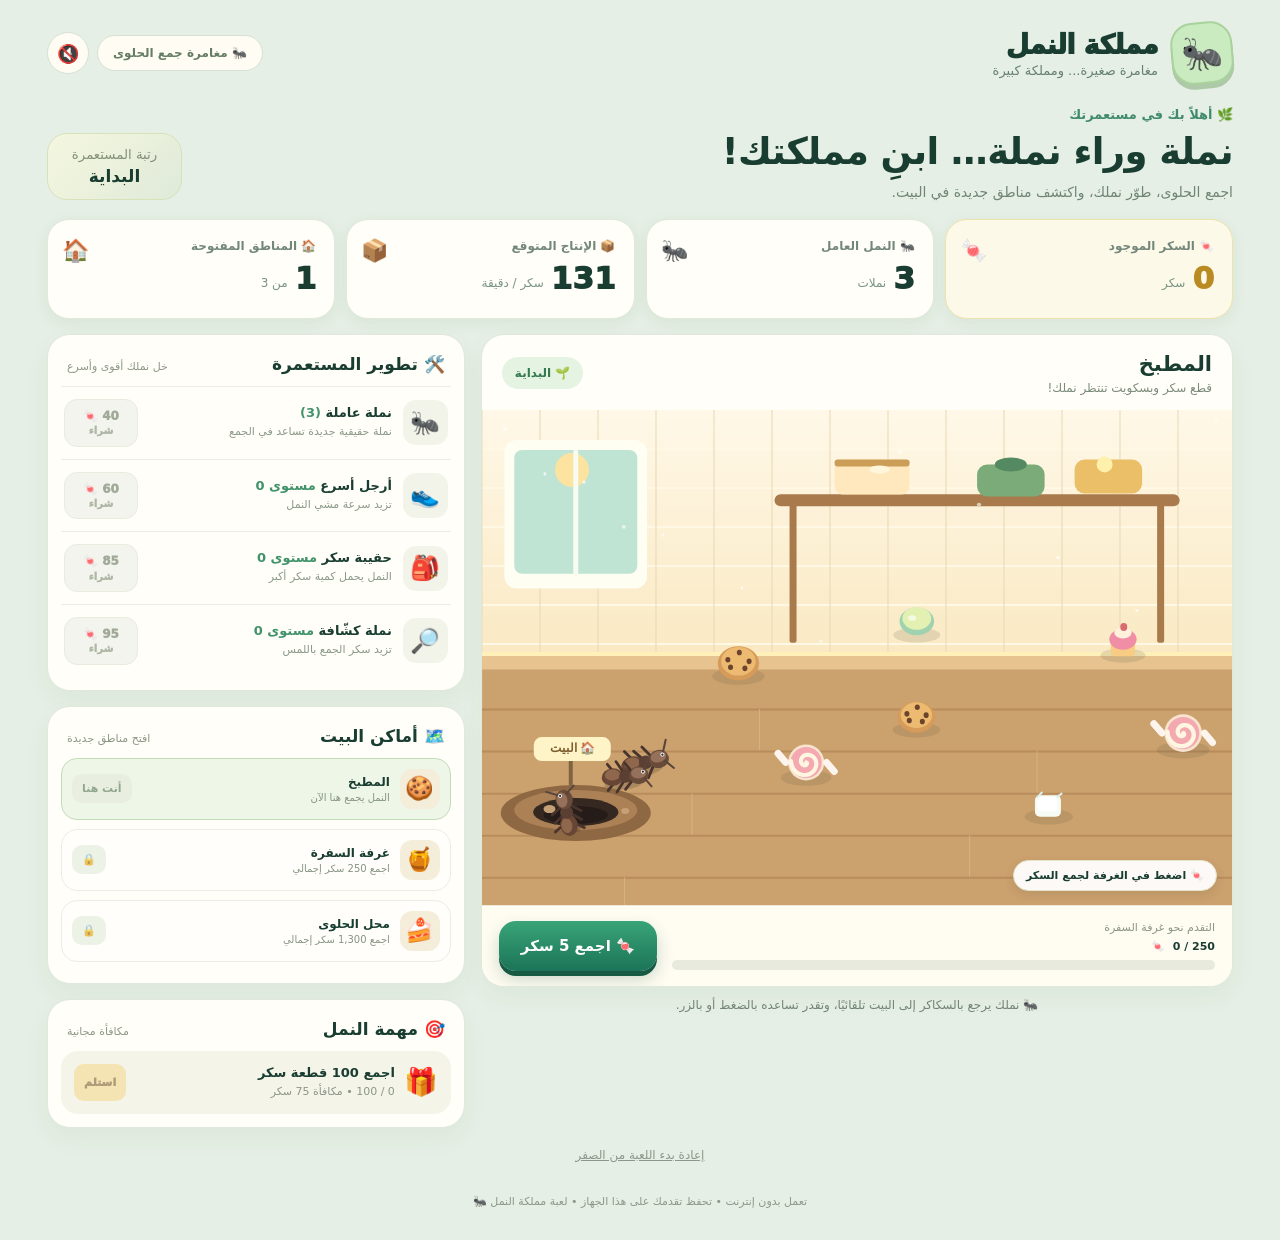
<file: ant-kingdom/index.html>
<!doctype html>
<html lang="ar" dir="rtl">
<head>
<meta charset="utf-8">
<meta name="viewport" content="width=device-width,initial-scale=1,viewport-fit=cover">
<meta name="theme-color" content="#152921">
<title>مملكة النمل 🐜 — لعبة جمع الحلوى</title>
<style>
:root{--ink:#193e31;--muted:#657e70;--forest:#173f30;--forest2:#287150;--mint:#e7f3e8;--cream:#fffaf0;--paper:#fffef9;--line:#e2eadd;--gold:#f3b954;--red:#e26978}
*{box-sizing:border-box}html{-webkit-text-size-adjust:100%}body{margin:0;background:#e5efe5;color:var(--ink);font-family:system-ui,-apple-system,"Segoe UI",Tahoma,Arial,sans-serif;min-height:100vh;overscroll-behavior-y:contain}button{font:inherit;cursor:pointer;-webkit-tap-highlight-color:transparent}button:disabled{cursor:not-allowed}button:focus-visible{outline:3px solid #d0a33e;outline-offset:3px}.app{max-width:1230px;margin:auto;padding:22px 22px 32px}header{display:flex;align-items:center;justify-content:space-between;gap:16px;margin-bottom:23px}.brand{display:flex;align-items:center;gap:13px}.logo{width:62px;height:62px;display:grid;place-items:center;background:#c9ebbf;border:2px solid #a9d29d;border-radius:22px;font-size:34px;transform:rotate(-5deg);box-shadow:0 5px 0 #aec9a8}.logo span{transform:rotate(5deg)}header h1{font-size:27px;margin:0;font-weight:1000;letter-spacing:-.7px}header p{font-size:13px;margin:3px 0 0;color:#678071}.head-actions{display:flex;align-items:center;gap:8px}.pill{border:1px solid #d6e1d4;background:#fffdf3;color:#647d64;border-radius:999px;padding:10px 15px;font-size:12px;font-weight:800}.sound{width:42px;height:42px;border-radius:50%;display:grid;place-items:center;border:1px solid #d6e1d4;background:#fffdf3;color:var(--forest);font-size:18px}
.hero{display:flex;justify-content:space-between;align-items:end;gap:20px;margin-bottom:19px}.eyebrow{color:#418b6c;font-size:13px;font-weight:900}.hero h2{margin:5px 0 7px;font-size:clamp(22px,3vw,37px);line-height:1.35;letter-spacing:-.6px}.hero p{color:#718575;margin:0;font-size:14px}.rank{flex:none;min-width:135px;padding:13px 20px;background:linear-gradient(135deg,#f5f7df,#dfeaD9);border:1px solid #d7e2b9;border-radius:20px;text-align:center}.rank small{display:block;color:#84917a;margin-bottom:4px}.rank b{font-size:17px}
.stats{display:grid;grid-template-columns:repeat(4,minmax(0,1fr));gap:11px;margin-bottom:15px}.stat{background:var(--paper);border:1px solid #e1e9da;border-radius:22px;min-height:100px;padding:15px 18px;box-shadow:0 4px 16px #294c2710;position:relative;overflow:hidden}.stat .sl{color:#73877b;font-size:12px;font-weight:700}.stat .sv{display:flex;align-items:end;gap:7px;margin-top:9px}.stat strong{font-size:31px;line-height:1;font-weight:1000;font-variant-numeric:tabular-nums}.stat .unit{font-size:12px;color:#799383;padding-bottom:4px}.stat .em{position:absolute;left:14px;top:18px;font-size:22px}.stat.main{background:#fdf9e9;border-color:#f0e2ac}.stat.main strong{color:#b98b22}
.columns{display:grid;grid-template-columns:minmax(0,1.8fr) minmax(310px,1fr);gap:16px;align-items:start}.panel{background:var(--paper);border-radius:23px;border:1px solid #dfe8db;box-shadow:0 10px 26px #365d2d0c;overflow:hidden}.scene-head{padding:17px 20px 15px;display:flex;align-items:center;justify-content:space-between;gap:15px}.scene-head h3{margin:0;font-size:21px}.scene-head p{font-size:12px;color:#7b8a7b;margin:5px 0 0}.area-pill{font-size:12px;font-weight:900;background:#e5f4e2;border-radius:30px;padding:9px 13px;white-space:nowrap;color:#367950}.stage{position:relative;overflow:hidden;isolation:isolate;min-height:370px;height:clamp(375px,42vw,495px);background:#fbecbf;touch-action:manipulation;cursor:pointer}.stage canvas{width:100%;height:100%;display:block;touch-action:manipulation}.stage-chip{pointer-events:none;position:absolute;bottom:14px;right:15px;background:#fffffff0;border:1px solid #e4e2c8;border-radius:99px;font-size:11px;font-weight:850;padding:8px 12px;box-shadow:0 4px 10px #554b3322}.toast{position:absolute;top:48%;left:50%;transform:translate(-50%,-25%);background:#183b2ef1;color:white;border-radius:99px;padding:12px 20px;font-weight:900;white-space:nowrap;max-width:92%;text-align:center;opacity:0;pointer-events:none;transition:opacity .2s,transform .2s;z-index:8;font-size:13px}.toast.show{opacity:1;transform:translate(-50%,-50%)}.manual{padding:15px 17px;background:#fffcf2;display:flex;justify-content:space-between;gap:15px;align-items:center;border-top:1px solid #f0e9d6}.manual-left{min-width:0;flex:1}.manual-left small{font-size:11px;color:#8a9682;display:block;margin-bottom:6px}.barline{display:flex;gap:8px;align-items:center;font-size:11px;font-weight:900}#progressText{direction:ltr;unicode-bidi:isolate;display:inline-block}.progress-track{margin-top:7px;background:#e7eadc;height:10px;border-radius:99px;overflow:hidden}.progress-fill{height:100%;background:linear-gradient(90deg,#8db94f,#46a879);border-radius:99px;width:0%;transition:width .3s}.gather{border:0;color:white;background:linear-gradient(180deg,#39a477,#1b7458);border-radius:17px;padding:16px 22px;font-weight:900;font-size:15px;white-space:nowrap;box-shadow:0 5px 0 #165a44,0 8px 16px #24674740;touch-action:manipulation}.gather:active{transform:translateY(3px);box-shadow:0 2px 0 #165a44}.help{font-size:12px;color:#728373;text-align:center;padding:11px 9px 14px}
.sidebar{display:grid;gap:15px}.side-head{display:flex;align-items:baseline;justify-content:space-between;gap:8px;padding:19px 19px 12px}.side-head h3{margin:0;font-size:17px}.side-head small{font-size:11px;color:#8c9886}.upgrade-list{padding:0 13px 13px}.upgrade{display:flex;align-items:center;gap:11px;padding:12px 3px;border-top:1px solid #ecede5}.upico{background:#f2f4e9;border-radius:13px;width:45px;height:45px;flex:none;display:grid;place-items:center;font-size:24px}.uptext{flex:1;min-width:0}.uptext b{display:block;font-size:13px;margin-bottom:3px}.uptext small{font-size:11px;color:#8a9888;line-height:1.6;display:block}.lvl{color:#42936b;font-weight:800}.buy{border:1px solid #e6dcb9;border-radius:13px;padding:8px 8px;min-width:74px;flex:none;background:#fff1c9;color:#785719;font-size:12px;font-weight:1000;line-height:1.35}.buy span{display:block;color:#a08750;font-size:10px}.buy:disabled{background:#f3f4ed;color:#a1aa99;border-color:#e8ecdf}.buy:disabled span{color:#aeb6a5}.area-list{padding:0 13px 12px}.area-item{display:flex;align-items:center;gap:10px;border:1px solid #ebece4;background:#fffefb;border-radius:16px;padding:10px;margin-bottom:9px}.area-item.on{background:#eef6e8;border-color:#c2dbb8}.area-emoji{width:40px;height:40px;display:grid;place-items:center;flex:none;font-size:23px;background:#f4edda;border-radius:12px}.area-details{flex:1;min-width:0}.area-details b{display:block;font-size:12px}.area-details small{display:block;font-size:10px;color:#869482;margin-top:3px}.area-action{border:0;background:#e6eddf;color:#6d856b;font-size:11px;font-weight:900;border-radius:10px;padding:8px 10px;flex:none}.area-action.can{color:white;background:#267b59}.area-action:disabled{opacity:.7}.mission{margin:0 13px 13px;padding:13px;background:#f4f4e9;border-radius:17px;display:flex;align-items:center;gap:9px}.mission-emoji{font-size:27px}.mission-detail{flex:1}.mission-detail b{font-size:13px;display:block}.mission-detail small{font-size:11px;color:#8c9689}.claim{border:0;background:#f5d688;color:#75511d;font-size:11px;font-weight:1000;border-radius:10px;padding:12px 10px}.claim:disabled{opacity:.55}.foot{text-align:center;margin:25px auto 0;color:#8a998a;font-size:11px}.reset{display:block;margin:12px auto;color:#8a998b;text-decoration:underline;font-size:12px;border:0;background:transparent;padding:8px}.floats{pointer-events:none;position:absolute;inset:0;z-index:9}.float{position:absolute;white-space:nowrap;transform:translate(-50%,0);font-weight:1000;color:#28784b;text-shadow:0 2px 3px #fff;animation:floatUp 1s both}@keyframes floatUp{0%{opacity:0;transform:translate(-50%,8px) scale(.8)}10%{opacity:1}100%{opacity:0;transform:translate(-50%,-55px) scale(1.2)}}
@media(max-width:860px){.app{padding:15px 14px 32px}.columns{grid-template-columns:minmax(0,1fr)}.sidebar{display:grid;grid-template-columns:minmax(0,1fr) minmax(0,1fr);align-items:start}.sidebar>.panel:first-child{grid-row:span 2}.stage{height:440px}}@media(max-width:600px){header{margin-bottom:20px}.logo{width:45px;height:45px;border-radius:15px;font-size:26px}.brand{gap:9px}header h1{font-size:19px}header p{font-size:10px}.pill{padding:8px 10px;font-size:10px}.head-actions{gap:5px}.sound{width:34px;height:34px;font-size:15px}.hero{align-items:center}.hero h2{font-size:23px}.hero p{font-size:12px;line-height:1.7}.rank{min-width:90px;padding:10px 8px}.rank b{font-size:13px}.rank small{font-size:10px}.stats{grid-template-columns:1fr 1fr;gap:8px}.stat{min-height:81px;padding:13px;border-radius:18px}.stat strong{font-size:24px}.stat .sv{margin-top:8px}.stat .em{font-size:16px;top:12px;left:10px}.stat .sl{font-size:11px}.columns{gap:12px}.scene-head{padding:15px 13px 12px}.scene-head h3{font-size:17px}.scene-head p{font-size:11px}.stage{height:378px;min-height:378px}.stage-chip{bottom:12px;right:10px;padding:7px 9px;font-size:10px}.manual{padding:11px;gap:10px}.gather{padding:15px 12px;font-size:12px;border-radius:13px}.manual-left small{font-size:10px}.sidebar{display:grid;grid-template-columns:1fr}.sidebar>.panel:first-child{grid-row:auto}.side-head{padding:16px 14px 11px}.side-head h3{font-size:16px}.hero{gap:12px}.eyebrow{font-size:11px}}
@media(prefers-reduced-motion:reduce){.float{animation-duration:.25s}}
</style>
</head>
<body>
<noscript><div style="direction:rtl;padding:17px;background:#fff0c2;color:#563b20;font:bold 15px Tahoma;text-align:center">⚠️ المعاينة داخل ChatGPT لا تشغّل اللعبة. افتح رابط الموقع في Safari حتى يظهر النمل والحلوى وتقدر تجمع.</div></noscript>
<div class="app">
<header>
 <div class="brand"><div class="logo"><span>🐜</span></div><div><h1>مملكة النمل</h1><p>مغامرة صغيرة... ومملكة كبيرة</p></div></div>
 <div class="head-actions"><span class="pill">🐜 مغامرة جمع الحلوى</span><button class="sound" id="soundButton" aria-label="الصوت مغلق" title="تشغيل الصوت">🔇</button></div>
</header>
<div class="hero"><div><div class="eyebrow">🌿 أهلاً بك في مستعمرتك</div><h2>نملة وراء نملة… ابنِ مملكتك!</h2><p>اجمع الحلوى، طوّر نملك، واكتشف مناطق جديدة في البيت.</p></div><div class="rank"><small>رتبة المستعمرة</small><b id="rank">البداية</b></div></div>
<div class="stats">
 <div class="stat main"><span class="sl">🍬 السكر الموجود</span><span class="em">🍬</span><div class="sv"><strong id="sugar">0</strong><span class="unit">سكر</span></div></div>
 <div class="stat"><span class="sl">🐜 النمل العامل</span><span class="em">🐜</span><div class="sv"><strong id="ants">3</strong><span class="unit">نملات</span></div></div>
 <div class="stat"><span class="sl">📦 الإنتاج المتوقع</span><span class="em">📦</span><div class="sv"><strong id="rate">0</strong><span class="unit">سكر / دقيقة</span></div></div>
 <div class="stat"><span class="sl">🏠 المناطق المفتوحة</span><span class="em">🏠</span><div class="sv"><strong id="areaCount">1</strong><span class="unit">من 3</span></div></div>
</div>
<div class="columns">
 <div>
  <section class="panel game-panel">
   <div class="scene-head"><div><h3 id="sceneName">المطبخ</h3><p id="sceneDescription">شوف نملك وهو يجمع الحلوى ويرجع للبيت</p></div><span class="area-pill" id="sceneBadge">🌱 البداية</span></div>
   <div class="stage" id="stage"><canvas id="game" aria-label="لعبة مملكة النمل - اضغط الحلوى لجمع السكر"></canvas><div class="floats" id="floats"></div><div class="stage-chip">🍬 اضغط في الغرفة لجمع السكر</div><div id="toast" class="toast" role="status" aria-live="polite"></div></div>
   <div class="manual"><div class="manual-left"><small id="progressLabel">التقدم نحو غرفة السفرة</small><div class="barline"><span id="progressText">0 / 250</span><span>🍬</span></div><div class="progress-track"><div class="progress-fill" id="progressFill"></div></div></div><button id="gather" class="gather">🍬 اجمع 5 سكر</button></div>
  </section>
  <div class="help">🐜 نملك يرجع بالسكاكر إلى البيت تلقائيًا، وتقدر تساعده بالضغط أو بالزر.</div>
 </div>
 <aside class="sidebar">
  <section class="panel"><div class="side-head"><h3>🛠️ تطوير المستعمرة</h3><small>خل نملك أقوى وأسرع</small></div><div class="upgrade-list" id="upgrades"></div></section>
  <section class="panel"><div class="side-head"><h3>🗺️ أماكن البيت</h3><small>افتح مناطق جديدة</small></div><div class="area-list" id="areas"></div></section>
  <section class="panel"><div class="side-head"><h3>🎯 مهمة النمل</h3><small>مكافأة مجانية</small></div><div class="mission" id="mission"></div></section>
 </aside>
</div>
<button id="reset" class="reset">إعادة بدء اللعبة من الصفر</button>
<div class="foot">تعمل بدون إنترنت • تحفظ تقدمك على هذا الجهاز • لعبة مملكة النمل 🐜</div>
</div>
<script>
(function(){
 'use strict';
 // Each game is fully self-contained; no libraries, requests, images, or server needed.
 var $=function(id){return document.getElementById(id)};
 var canvas=$('game'),stage=$('stage'),ctx=canvas.getContext('2d');
 var SAVE_KEY='ant-kingdom-fresh-v1';
 var roomData=[
  {name:'المطبخ',emoji:'🍪',badge:'🌱 البداية',desc:'قطع سكر وبسكويت تنتظر نملك!',need:0,power:1},
  {name:'غرفة السفرة',emoji:'🍯',badge:'⭐ المنطقة الثانية',desc:'عسل وبسكويت وكنوز أكثر.',need:250,power:2},
  {name:'محل الحلوى',emoji:'🍰',badge:'👑 المنطقة الذهبية',desc:'مملكة من الكيك والحلوى!',need:1300,power:4}
 ];
 var upgrades=[
  {id:'worker',ico:'🐜',name:'نملة عاملة',info:'نملة حقيقية جديدة تساعد في الجمع',base:40,max:9},
  {id:'speed',ico:'👟',name:'أرجل أسرع',info:'تزيد سرعة مشي النمل',base:60,max:8},
  {id:'bag',ico:'🎒',name:'حقيبة سكر',info:'النمل يحمل كمية سكر أكبر',base:85,max:8},
  {id:'scout',ico:'🔎',name:'نملة كشّافة',info:'تزيد سكر الجمع باللمس',base:95,max:6}
 ];
 function fresh(){return {sugar:0,total:0,area:0,unlocked:0,levels:{worker:0,speed:0,bag:0,scout:0},mission:0,lastTime:Date.now()}}
 var s=fresh();
 try{var stored=JSON.parse(localStorage.getItem(SAVE_KEY)||'null');if(stored&&typeof stored==='object'&&stored.levels){s=Object.assign(fresh(),stored);s.levels=Object.assign(fresh().levels,stored.levels)}}catch(e){}
 function safeNum(n,lo,hi){n=Number(n);return Number.isFinite(n)?Math.max(lo,Math.min(hi,n)):lo}
 s.sugar=safeNum(s.sugar,0,1e12);s.total=safeNum(s.total,0,1e12);s.area=Math.floor(safeNum(s.area,0,2));s.unlocked=Math.floor(safeNum(s.unlocked,s.area,2));s.mission=Math.floor(safeNum(s.mission,0,100));
 upgrades.forEach(function(u){s.levels[u.id]=Math.floor(safeNum(s.levels[u.id],0,u.max))});
 var workers=[],foods=[],particles=[],w=600,h=400,lastFrame=0,renderClock=0,saveClock=0;
 var muted=true; var toastTimeout=0;var foodSeed=0;
 function random(a,b){return a+Math.random()*(b-a)}
 function num(x){return Math.floor(x).toLocaleString('en-US')}
 function workerCount(){return 3+s.levels.worker}
 function carry(){return (9+4*s.levels.bag)*roomData[s.area].power}
 function speed(){return 76*(1+s.levels.speed*.16)}
 function clickValue(){return (5+3*s.levels.scout)*roomData[s.area].power}
 function rate(){var travel=0;if(foods.length){foods.forEach(function(f){travel+=Math.hypot((f.x-.125)*w,(f.y-.79)*h)});travel/=foods.length}else travel=w*.46;return Math.round(workerCount()*carry()*60/(Math.max(1,travel)*2/speed()+1.7))}
 function price(u){return Math.round(u.base*Math.pow(1.48,s.levels[u.id]))}
 function save(){s.lastTime=Date.now();try{localStorage.setItem(SAVE_KEY,JSON.stringify(s))}catch(e){}}
 function toast(message){var t=$('toast');t.textContent=message;t.classList.add('show');clearTimeout(toastTimeout);toastTimeout=setTimeout(function(){t.classList.remove('show')},1800)}
 function addSugar(v,kind,x,y){v=Math.max(1,Math.floor(v));s.sugar+=v;s.total+=v;floatText('+'+num(v)+' 🍬',x,y,kind==='auto'?'#22714b':'#d37a33');updateHUD();save()}
 function floatText(text,x,y,color){var p=document.createElement('div');p.className='float';p.textContent=text;p.style.left=Math.max(30,Math.min(w-30,x))+'px';p.style.top=Math.max(30,Math.min(h-40,y))+'px';p.style.color=color||'#28784b';$('floats').appendChild(p);setTimeout(function(){if(p.parentNode)p.parentNode.removeChild(p)},1050)}
 function sound(freq,duration){if(muted)return;try{var AC=window.AudioContext||window.webkitAudioContext;if(!AC)return;var a=sound.ac||(sound.ac=new AC());if(a.state==='suspended')a.resume();var o=a.createOscillator(),g=a.createGain();o.type='sine';o.frequency.value=freq;g.gain.setValueAtTime(.035,a.currentTime);g.gain.exponentialRampToValueAtTime(.001,a.currentTime+duration);o.connect(g);g.connect(a.destination);o.start();o.stop(a.currentTime+duration)}catch(e){}}
 function hydrateWorkers(){var desired=workerCount();while(workers.length<desired){var index=workers.length;workers.push({x:.125+random(-.02,.02),y:.78+random(-.035,.035),phase:'wait',target:-1,delay:.3+index*.55,angle:random(-2,2),stride:random(0,7),load:false,size:random(.94,1.07),wobble:random(-.01,.01),xFrom:0,yFrom:0})}if(workers.length>desired)workers.length=desired}
 function newFoods(){foods=[];var positions=[[.43,.73],[.58,.62],[.76,.78],[.84,.46],[.57,.43],[.93,.67],[.35,.52]];for(var i=0;i<positions.length;i++){foods.push({x:positions[i][0]+random(-.015,.015),y:positions[i][1]+random(-.017,.017),kind:(i+s.area*2)%5,stock:3+Math.floor(random(0,5)),refill:0,bob:random(0,Math.PI*2),size:random(.93,1.13)})}foodSeed++}
 function chooseFood(){var candidates=[];for(var i=0;i<foods.length;i++)if(foods[i].stock>0)candidates.push(i);if(!candidates.length){foods.forEach(function(f){f.stock=3;f.refill=0});candidates=[0,1,2,3,4,5,6]}return candidates[Math.floor(random(0,candidates.length))]}
 function dispatch(a){a.target=chooseFood();a.phase='toFood';a.load=false}
 function resetWorkers(){workers=[];hydrateWorkers()}
 function moveTo(a,tx,ty,dt){var dx=(tx-a.x)*w,dy=(ty-a.y)*h;var length=Math.sqrt(dx*dx+dy*dy);if(length<2){a.x=tx;a.y=ty;return true}var step=speed()*(.95+a.size*.07)*dt,part=Math.min(1,step/length);a.x+=dx*part/w;a.y+=dy*part/h;a.angle=Math.atan2(dy,dx);a.stride+=dt*15*(1+s.levels.speed*.16);return part>=1}
 function tick(dt){foods.forEach(function(f){if(f.stock<=0){f.refill-=dt;if(f.refill<=0){f.stock=Math.floor(random(3,8));f.x=Math.max(.34,Math.min(.94,f.x+random(-.07,.07)));f.y=Math.max(.38,Math.min(.84,f.y+random(-.06,.06)))}}});
  workers.forEach(function(a){if(a.phase==='wait'){a.delay-=dt;if(a.delay<=0)dispatch(a)}else if(a.phase==='toFood'){var f=foods[a.target];if(!f||f.stock<=0){dispatch(a);return}if(moveTo(a,f.x,f.y,dt)){a.phase='pickup';a.delay=.40;a.load=true;f.stock--;if(f.stock<=0)f.refill=1.7+random(0,2)}}else if(a.phase==='pickup'){a.delay-=dt;if(a.delay<=0)a.phase='home'}else if(a.phase==='home'){if(moveTo(a,.125,.79,dt)){a.phase='deliver';a.delay=.2}}else if(a.phase==='deliver'){a.delay-=dt;if(a.delay<=0){a.load=false;addSugar(carry(),'auto',w*.14+random(-8,8),h*.76+random(-8,8));a.phase='wait';a.delay=.36+random(0,.75)}}})
  particles.forEach(function(p){p.life-=dt;p.y-=dt*35});particles=particles.filter(function(p){return p.life>0});
 }
 function updateHUD(){ $('sugar').textContent=num(s.sugar);$('ants').textContent=num(workerCount());$('rate').textContent=num(rate());$('areaCount').textContent=s.unlocked+1;$('rank').textContent=s.total>=3500?'ملكة الحلوى':s.total>=1300?'الجيش الملكي':s.total>=300?'مستعمرة نشيطة':s.total>=80?'جامع السكر':'البداية';
  var r=roomData[s.area];$('sceneName').textContent=r.name;$('sceneDescription').textContent=r.desc;$('sceneBadge').textContent=r.badge;$('gather').textContent='🍬 اجمع '+num(clickValue())+' سكر';
  var next=roomData[s.area+1],goal=next?next.need:1300;var pct=next?Math.min(100,s.total/goal*100):100;$('progressLabel').textContent=next?'التقدم نحو '+next.name:'🎉 فتحت كل المناطق';$('progressText').textContent=next?num(Math.min(goal,s.total))+' / '+num(goal):'100% مكتمل';$('progressFill').style.width=pct+'%';
  renderShop();renderAreas();renderMission(); }
 function renderShop(){var node=$('upgrades');node.innerHTML=upgrades.map(function(u){var lv=s.levels[u.id],maxed=lv>=u.max,cost=price(u),allowed=!maxed&&s.sugar>=cost;return '<div class="upgrade"><div class="upico">'+u.ico+'</div><div class="uptext"><b>'+u.name+' <span class="lvl">'+(u.id==='worker'?'('+workerCount()+')':'مستوى '+lv)+'</span></b><small>'+u.info+'</small></div><button class="buy" data-buy="'+u.id+'" '+(allowed?'':'disabled')+'>'+ (maxed?'مكتمل':num(cost)+' 🍬')+'<span>'+(maxed?'أقصى حد':'شراء')+'</span></button></div>'}).join('')}
 function renderAreas(){ $('areas').innerHTML=roomData.map(function(a,i){var on=i===s.area,opened=i<=s.unlocked,canOpen=i===s.unlocked+1&&s.total>=a.need;var label=on?'أنت هنا':opened?'اذهب':canOpen?'افتح الآن':'🔒';var sub=on?'النمل يجمع هنا الآن':opened?'منطقة مفتوحة':canOpen?'جاهزة للفتح!':'اجمع '+num(a.need)+' سكر إجمالي';return '<div class="area-item '+(on?'on':'')+'"><div class="area-emoji">'+a.emoji+'</div><div class="area-details"><b>'+a.name+'</b><small>'+sub+'</small></div><button class="area-action '+(canOpen?'can':'')+'" data-area="'+i+'" '+((on||(!opened&&!canOpen))?'disabled':'')+'>'+label+'</button></div>'}).join('') }
 var tasks=[{need:100,bonus:75,title:'اجمع 100 قطعة سكر'},{need:450,bonus:140,title:'اجمع 450 قطعة سكر'},{need:1500,bonus:380,title:'اجمع 1500 قطعة سكر'},{need:3500,bonus:700,title:'اجمع 3500 قطعة سكر'}];
 function renderMission(){var t=tasks[Math.min(s.mission,tasks.length-1)],allDone=s.mission>=tasks.length,can=!allDone&&s.total>=t.need;$('mission').innerHTML='<div class="mission-emoji">🎁</div><div class="mission-detail"><b>'+(allDone?'أنجزت كل المهام!':t.title)+'</b><small>'+(allDone?'أنت ملك النمل!':num(Math.min(s.total,t.need))+' / '+num(t.need)+' • مكافأة '+num(t.bonus)+' سكر')+'</small></div><button id="claim" class="claim" '+(can?'':'disabled')+'>'+(allDone?'✓':'استلم')+'</button>'}
 function switchArea(i){s.area=i;newFoods();resetWorkers();save();updateHUD();toast('وصلت إلى '+roomData[i].name+' 🎉');sound(650,.11)}
 $('upgrades').addEventListener('click',function(e){var b=e.target.closest('[data-buy]');if(!b)return;var u=upgrades.find(function(x){return x.id===b.dataset.buy});if(!u)return;var cost=price(u);if(s.levels[u.id]>=u.max||s.sugar<cost)return;s.sugar-=cost;s.levels[u.id]++;if(u.id==='worker')hydrateWorkers();save();updateHUD();toast(u.id==='worker'?'🐜 وصلت نملة جديدة!':'تم التطوير بنجاح ✨');sound(640,.11) });
 $('areas').addEventListener('click',function(e){var b=e.target.closest('[data-area]');if(!b)return;var i=Number(b.dataset.area);if(i<0||i>=roomData.length)return;if(i<=s.unlocked){switchArea(i)}else if(i===s.unlocked+1&&s.total>=roomData[i].need){s.unlocked=i;switchArea(i)}});
 $('mission').addEventListener('click',function(e){if(!e.target.closest('#claim'))return;var t=tasks[s.mission];if(!t||s.total<t.need)return;s.sugar+=t.bonus;s.mission++;updateHUD();save();toast('🎁 حصلت على '+t.bonus+' سكر!');sound(800,.14)});
 function gather(x,y,amount){addSugar(amount||clickValue(),'manual',x,y);for(var i=0;i<8;i++)particles.push({x:x+random(-22,22),y:y+random(-16,16),life:random(.2,.6),color:['#fd7a91','#fcba46','#78bc74'][i%3]});sound(420,.08)}
 $('gather').addEventListener('click',function(){gather(w*.63,h*.59)});
 canvas.addEventListener('click',function(e){var r=canvas.getBoundingClientRect();var x=(e.clientX-r.left)*w/r.width,y=(e.clientY-r.top)*h/r.height;var closest=null,d=1e6;foods.forEach(function(f){if(f.stock<=0)return;var dx=x-f.x*w,dy=y-f.y*h,dist=Math.sqrt(dx*dx+dy*dy);if(dist<d){d=dist;closest=f}});if(closest&&d<42){gather(x,y,clickValue()+3);closest.stock=Math.max(0,closest.stock-1);if(!closest.stock)closest.refill=1.8}else gather(x,y,clickValue())});
 $('soundButton').addEventListener('click',function(){muted=!muted;this.textContent=muted?'🔇':'🔊';this.setAttribute('aria-label',muted?'الصوت مغلق':'الصوت يعمل');if(!muted)sound(600,.1)});
 $('reset').addEventListener('click',function(){if(!confirm('متأكد من إعادة اللعبة من البداية؟ راح ينحذف التقدم الحالي.'))return;s=fresh();newFoods();resetWorkers();save();updateHUD();toast('بدأت مملكة جديدة 🐜')});
 function resize(){var box=canvas.getBoundingClientRect();if(!box.width||!box.height)return;w=box.width;h=box.height;var dpr=Math.min(2,window.devicePixelRatio||1);canvas.width=Math.round(w*dpr);canvas.height=Math.round(h*dpr);ctx.setTransform(dpr,0,0,dpr,0,0);updateHUD()}
 window.addEventListener('resize',resize);if(window.ResizeObserver){new ResizeObserver(resize).observe(canvas)}
 function rr(x,y,width,height,r,color){ctx.beginPath();ctx.roundRect?ctx.roundRect(x,y,width,height,r):(ctx.rect(x,y,width,height));ctx.fillStyle=color;ctx.fill()}
 function ellipse(x,y,rx,ry,color){ctx.beginPath();ctx.ellipse(x,y,Math.max(.1,rx),Math.max(.1,ry),0,0,Math.PI*2);ctx.fillStyle=color;ctx.fill()}
 function stroke(x1,y1,x2,y2,color,width){ctx.beginPath();ctx.moveTo(x1,y1);ctx.lineTo(x2,y2);ctx.strokeStyle=color;ctx.lineWidth=width;ctx.lineCap='round';ctx.stroke()}
 function drawBackdrop(t){var col=s.area;
  // Wall and floor: kitchen, dining room, candy shop.
  var grad=ctx.createLinearGradient(0,0,0,h*.57);if(col===0){grad.addColorStop(0,'#fff8e8');grad.addColorStop(1,'#f9e7bd')}else if(col===1){grad.addColorStop(0,'#c8efcf');grad.addColorStop(1,'#ebf9ce')}else{grad.addColorStop(0,'#ffecf4');grad.addColorStop(1,'#fbd3d8')}ctx.fillStyle=grad;ctx.fillRect(0,0,w,h);
  if(col===0){ // tiled backsplash
   ctx.strokeStyle='#dddfc945';ctx.lineWidth=1;for(var yy=0;yy<h*.49;yy+=39){stroke(0,yy,w,yy,'#fff8e4',2)}for(var xx=0;xx<w;xx+=58){stroke(xx,0,xx,h*.49,'#e7d7b3',1)}
   // kitchen window
   rr(w*.03,30,w*.19,h*.30,12,'#fffef2');rr(w*.043,40,w*.164,h*.25,8,'#bfe4d4');ellipse(w*.12,60,17,17,'#fce3a0');stroke(w*.125,42,w*.125,40+h*.25,'#f8fbef',5);
   // floating shelf
   rr(w*.39,h*.17,w*.54,12,6,'#a97a4b');rr(w*.41,h*.19,7,h*.28,2,'#a97a4b');rr(w*.90,h*.19,7,h*.28,2,'#a97a4b');
   rr(w*.47,h*.10,w*.10,35,8,'#ffe8bd');rr(w*.47,h*.10,w*.10,7,3,'#cb9d56');ellipse(w*.53,h*.12,10,4,'#fff6dc');
   rr(w*.66,h*.11,w*.09,32,10,'#7aab79');ellipse(w*.705,h*.11,16,7,'#548961');rr(w*.79,h*.10,w*.09,34,10,'#eabf67');ellipse(w*.83,h*.11,8,8,'#fff0ab');
   rr(0,h*.52,w,h*.48,0,'#cba16e');for(var i=0;i<6;i++){stroke(0,h*(.52+i*.085),w,h*(.52+i*.085),'#b88c5b',2);stroke(w*((i*37)%83)/100,h*(.52+i*.085),w*((i*37)%83)/100,h*(.52+(i+1)*.085),'#d4b282',1)}
   rr(0,h*.49,w,17,0,'#e6c38f');stroke(0,h*.493,w,h*.493,'#fff0b9',4)
  }else if(col===1){
   // garden opening to sky, wooden fence and lawn
   ellipse(w*.84,h*.20,57,57,'#fff4a6');for(var f=0;f<13;f++){var fx=f*w/12;rr(fx-3,h*.34,12,h*.16,5,'#c6ae81');stroke(fx-3,h*.38,fx+9,h*.38,'#a88c65',2)}rr(0,h*.43,w,10,0,'#bba47a');rr(0,h*.53,w,h*.47,0,'#b6dca7');
   for(var gi=0;gi<27;gi++){var gx=(gi*83+19)%Math.max(w,1),gy=h*.52+(gi*47)%(h*.48);stroke(gx,gy,gx-3,gy-7,'#7ebb82',1.3);stroke(gx,gy,gx+3,gy-5,'#7ebb82',1.3)}
   ellipse(w*.07,h*.42,54,24,'#72ba7e');ellipse(w*.25,h*.43,65,33,'#65ac71');ellipse(w*.96,h*.43,60,30,'#75b87e');
  }else{
   rr(0,h*.51,w,h*.49,0,'#eec5bf');for(var ci=0;ci<9;ci++){stroke(0,h*(.52+ci*.075),w,h*(.52+ci*.075),'#fff1df',2)}for(var cj=0;cj<13;cj++)stroke(cj*w/12,h*.52,cj*w/12,h,'#dbaeb0',1);
   rr(w*.05,h*.11,w*.87,h*.34,17,'#f9bfd1');rr(w*.07,h*.13,w*.83,h*.30,12,'#fff0ef');for(var k=0;k<6;k++){var cx=w*(.14+k*.13);ellipse(cx,h*.34,21,9,'#d9a57f');ellipse(cx,h*.30,21,15,['#ff8cb9','#d7b0f7','#ffcc73'][k%3]);ellipse(cx,h*.27,8,5,'#fff4e0')}
   rr(w*.075,h*.39,w*.83,9,4,'#c78b9c');
  }
  // Ambient dust sparkles
  for(var sp=0;sp<12;sp++){var px=(sp*79+23)%Math.max(50,w),py=(sp*53+19)%Math.max(30,h*.49);ellipse(px,py,1.8+Math.sin(t*1.1+sp)*.4,1.8,'#ffffff9e')}
 }
 function drawNest(t){var x=w*.125,y=h*.79;ellipse(x,y+18,Math.max(41,w*.083),21,'#4d452831');ellipse(x,y+12,Math.max(47,w*.10),28,'#8e6743');ellipse(x,y+9,Math.max(39,w*.082),20,'#ac8156');ellipse(x,y+11,Math.max(27,w*.057),14,'#352820');ellipse(x,y+14,Math.max(20,w*.043),9,'#251b18');ellipse(x-w*.035,y+8,6,4,'#c6a076');ellipse(x+w*.066,y+10,4,3,'#c6a076');
  // nest wooden sign
  stroke(x-5,y-17,x-5,y-43,'#806442',4);rr(x-42,y-64,77,24,8,'#fff3c8');ctx.textAlign='center';ctx.textBaseline='middle';ctx.font='bold 12px Tahoma,Arial';ctx.fillStyle='#7c5e30';ctx.fillText('🏠 البيت',x-3,y-52);
 }
 function candy(f,t){if(f.stock<=0)return;var x=f.x*w,y=f.y*h,bob=Math.sin(t*1.5+f.bob)*2;var size=Math.max(10,Math.min(19,w*.023))*f.size,kind=f.kind;
  ellipse(x,y+size*.8,size*1.4,size*.45,'#544c3925');ctx.save();ctx.translate(x,y+bob);
  if(kind===0){ // spiral sweet
   ellipse(0,0,size,size,'#f7e4ce');ellipse(0,0,size*.86,size*.86,'#f4a8b0');ctx.strokeStyle='#fff6e1';ctx.lineWidth=size*.23;ctx.beginPath();for(var j=0;j<35;j++){var th=j*.28,r=j/35*size*.87;var px=Math.cos(th)*r,py=Math.sin(th)*r;if(j===0)ctx.moveTo(px,py);else ctx.lineTo(px,py)}ctx.stroke();stroke(-size*1.13,0,-size*1.56,-size*.5,'#fdf5ed',7);stroke(size*1.13,0,size*1.56,size*.5,'#fdf5ed',7)
  }else if(kind===1){ // cookie
   ellipse(0,0,size*1.1,size*.91,'#d69b59');ellipse(0,-2,size*.92,size*.76,'#edba71');for(var k=0;k<5;k++){var theta=k*2.4;ellipse(Math.cos(theta)*size*.57,Math.sin(theta)*size*.47-2,2.5,2.8,'#6c432c')}
  }else if(kind===2){ // sugar cubes
   rr(-size*.8,-size*.55,size*1.5,size*1.25,5,'#f7fbf5');rr(-size*.65,-size*.45,size*1.15,size*.85,4,'#fff');stroke(-size*.65,-size*.45,-size*.4,-size*.7,'#deefef',2);stroke(size*.5,-size*.45,size*.74,-size*.64,'#deefef',2)
  }else if(kind===3){ // cupcake
   rr(-size*.75,-size*.1,size*1.5,size,4,'#f8cc83');ellipse(0,-size*.15,size*.85,size*.65,'#f08ea5');ellipse(0,-size*.56,size*.54,size*.35,'#fff1dc');ellipse(size*.05,-size*.92,3.5,4,'#d96a70')
  }else{ // jelly candy
   ellipse(0,0,size*1.03,size*.83,'#a1d2af');ellipse(0,-3,size*.86,size*.68,'#e2f0b2');ellipse(-size*.28,-size*.20,size*.25,size*.17,'#ffffff9f')
  }
  ctx.restore();
 }
 function drawAnt(a,t){var x=a.x*w,y=a.y*h;var scale=Math.max(.74,Math.min(1.12,w/620))*a.size;ctx.save();ctx.translate(x,y);ctx.rotate(a.angle);ctx.scale(scale,scale);
  ellipse(-2,7,17,5,'#392e2638');var wiggle=Math.sin(a.stride)*2;
  // Legs track independently, grounded rather than spinning around the screen.
  for(var k=0;k<3;k++){var px=-8+k*8;stroke(px,-2,px-7,(-13)+(k%2?wiggle:-wiggle),'#48342c',2.5);stroke(px,3,px-8,13+(k%2?-wiggle:wiggle),'#48342c',2.5)}
  ellipse(-11,0,10,8,'#674636');ellipse(-11,-2,7,5,'#8f674d');ellipse(1,0,6,6,'#5a3f32');ellipse(13,0,9,8,'#684b39');ellipse(13,-2,7,5,'#95705a');
  stroke(18,-5,23,-15,'#59453c',1.8);stroke(18,3,24,11,'#59453c',1.8);ellipse(17,-3,1.8,1.8,'#ffffff');ellipse(17,-3,1,1,'#282622');
  if(a.load){ctx.save();ctx.translate(29,-7);ctx.rotate(.23);rr(-6,-6,14,12,4,'#f6a1b9');rr(-5,-5,11,5,3,'#ffe8dc');ctx.restore()}
  ctx.restore() }
 function render(t){ctx.clearRect(0,0,w,h);drawBackdrop(t);drawNest(t);foods.forEach(function(f){candy(f,t)});workers.forEach(function(a){drawAnt(a,t)});particles.forEach(function(p){ellipse(p.x,p.y,2.8,2.8,p.color)});
  // Ensure canvas always displays the same number of animated ants as the HUD.
 }
 function frame(timestamp){if(!lastFrame)lastFrame=timestamp;var dt=Math.max(0,Math.min(.06,(timestamp-lastFrame)/1000));lastFrame=timestamp;tick(dt);render(timestamp/1000);renderClock+=dt;saveClock+=dt;if(renderClock>.25){renderClock=0;$('sugar').textContent=num(s.sugar)}if(saveClock>3){saveClock=0;save()}requestAnimationFrame(frame)}
 // Fresh start every install; preserve saved cash and progression only if available.
 newFoods();resetWorkers();resize();updateHUD();requestAnimationFrame(frame);
 // Expose safe, read-only diagnostics for compatibility tests.
 window.AntKingdom={getState:function(){return {sugar:Math.floor(s.sugar),total:Math.floor(s.total),ants:workerCount(),visibleAnts:workers.length,area:s.area,unlocked:s.unlocked,levels:Object.assign({},s.levels)}},collect:function(){gather(w*.5,h*.5)}};
})();
</script>
</body>
</html>
</file>
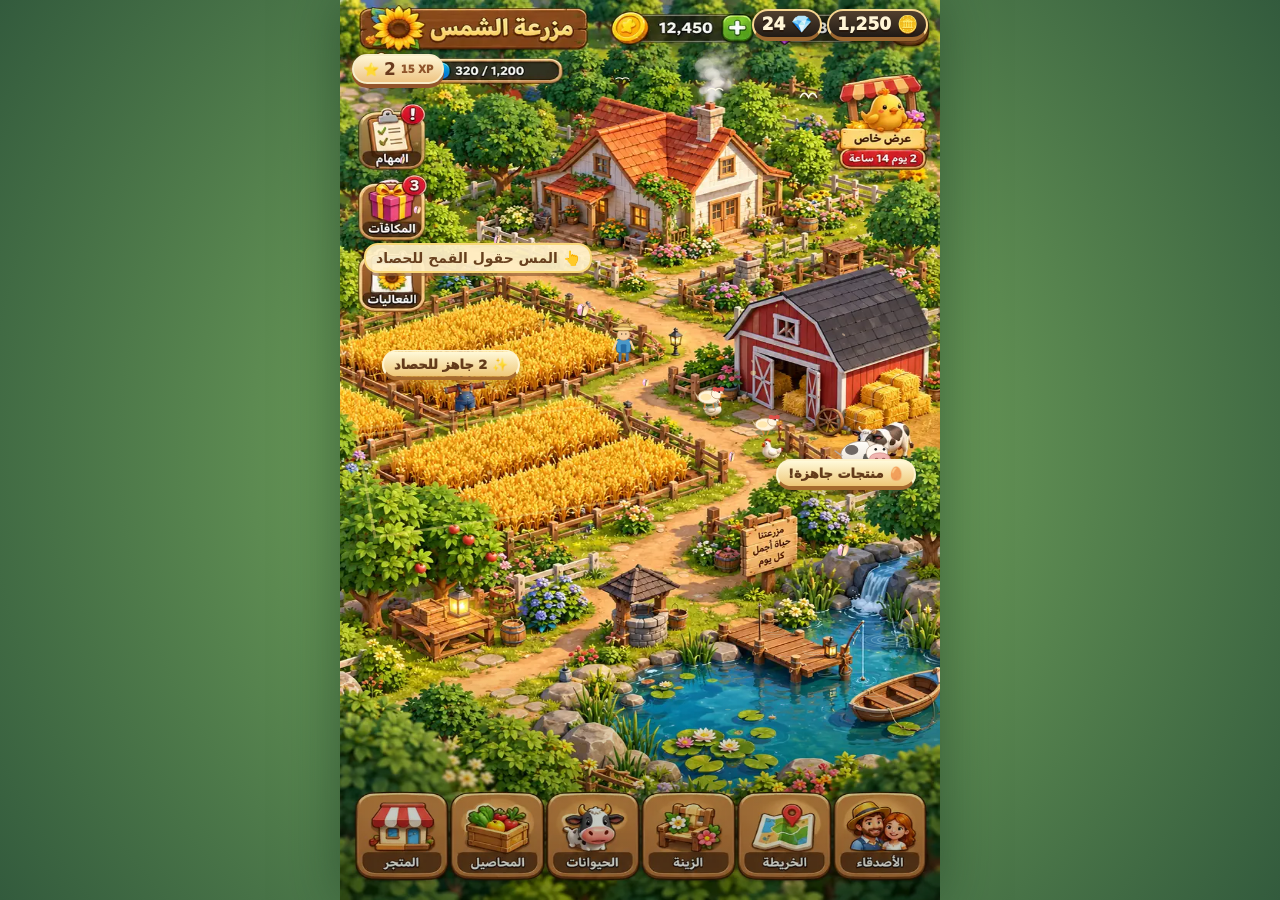
<file: sunny-farm/index.html>
<!doctype html>
<html lang="ar" dir="rtl">
<head>
<meta charset="utf-8"><meta name="viewport" content="width=device-width,initial-scale=1,maximum-scale=1,viewport-fit=cover,user-scalable=no">
<meta name="theme-color" content="#578d43"><meta name="apple-mobile-web-app-capable" content="yes">
<title>مزرعة الشمس | مزرعة تفاعلية</title>
<style>
:root{--gold:#ffd978;--ink:#5a361e;--brown:#99643c;--wood:#d29a58;--cream:#fff6dc;--green:#52ad49}
*{box-sizing:border-box;-webkit-tap-highlight-color:transparent}html,body{width:100%;height:100%;margin:0;overflow:hidden;overscroll-behavior:none;font-family:system-ui,-apple-system,'Segoe UI',Tahoma,sans-serif;background:radial-gradient(circle,#85b965,#335b3d);touch-action:manipulation;color:var(--ink)}
button{font:inherit;cursor:pointer;user-select:none;-webkit-user-select:none}button:focus-visible{outline:3px solid #ffffff;outline-offset:3px}
#frame{width:min(100vw,600px);height:100dvh;position:relative;margin:auto;overflow:hidden;background:#628b4c;box-shadow:0 0 50px #18362288;isolation:isolate}
#scene{position:absolute;inset:0;width:100%;height:100%;display:block;pointer-events:none;user-select:none;object-fit:fill}
#light{position:absolute;inset:0;pointer-events:none;background:linear-gradient(to bottom,transparent 74%,#283a2440 86%,#10251340);mix-blend-mode:multiply}
.hotspot{position:absolute;z-index:3;outline:0;border:2px solid transparent;border-radius:22px;background:transparent;touch-action:manipulation;color:white}
.hotspot:active,.hotspot:focus-visible{border-color:#fff3bb;box-shadow:inset 0 0 23px #ffffa554,0 0 20px #f7d45f66}
.hotspot[aria-label^='حقل']{border-radius:35% 16% 40% 19%;transform:rotate(-3deg)}
#field1{left:1%;top:34%;width:49%;height:15%}#field2{left:8%;top:47%;width:44%;height:15%}
#home{left:29%;top:11%;width:43%;height:17%}#barn{left:62%;top:30%;width:34%;height:20%}
#cow{left:83%;top:45%;width:15%;height:9%}#chickens{left:60%;top:43%;width:18%;height:12%}
#well{left:43%;top:63%;width:15%;height:9%}#lake{left:52%;top:74%;width:42%;height:12%}
#quests{left:1%;top:10%;width:15%;height:9%}#orders{right:1%;top:11%;width:20%;height:10%}
#nav-shop{left:2%;top:87.5%;width:16%;height:10%}#nav-crops{left:19%;top:87.5%;width:16%;height:10%}#nav-animals{left:35%;top:87.5%;width:16%;height:10%}#nav-decor{left:51%;top:87.5%;width:16%;height:10%}#nav-map{left:67%;top:87.5%;width:16%;height:10%}#nav-friends{left:83%;top:87.5%;width:16%;height:10%}
.stats{position:absolute;z-index:6;top:max(9px,env(safe-area-inset-top));right:2%;display:flex;align-items:center;gap:5px;direction:rtl}
.stat{background:linear-gradient(#52402e,#211a15);border:2px solid #f9d892;border-bottom:4px solid #9c672f;border-radius:20px;padding:3px 8px;color:#fff5d6;font-size:clamp(11px,3.4vw,17px);font-weight:1000;box-shadow:0 3px 8px #1c160d66;white-space:nowrap;text-shadow:0 2px #27180d}
.stat span{margin-left:3px}.stat:active{transform:scale(.96)}
.level{position:absolute;z-index:6;left:2%;top:6.0%;display:flex;align-items:center;gap:5px;padding:3px 9px;background:linear-gradient(#fff6d5,#eec483);color:#6a3b1e;border:2px solid #f7edc9;border-radius:24px;box-shadow:0 4px 0 #93552b;font-weight:1000;font-size:13px;direction:ltr}
.level b{font-size:17px}.level small{font-size:10px;color:#8f552b}
.counter{pointer-events:none;position:absolute;z-index:4;left:4%;top:27%;background:#fff1c8ee;border:2px solid #f9d879;border-radius:14px;color:#67401e;padding:5px 10px;box-shadow:0 3px 0 #936038aa;font-size:11px;font-weight:900;max-width:39%}
.bubble{position:absolute;z-index:4;pointer-events:none;background:linear-gradient(#fffada,#efc777);border:2px solid #fef4ce;border-bottom:4px solid #a56a2e;border-radius:16px;padding:5px 10px;box-shadow:0 6px 10px #492e1640;color:#633b1b;font-size:11px;font-weight:1000;text-align:center;min-width:95px}
#fieldStatus{left:7%;top:40.5%;transform:translateY(-50%);animation:bob 3s ease-in-out infinite}#animalStatus{right:4%;top:51%}
@keyframes bob{0%,100%{translate:0 0}50%{translate:0 -4px}}
#toast{position:absolute;bottom:14%;z-index:25;left:8%;right:8%;min-height:20px;text-align:center;padding:11px 12px;background:#372715ee;color:#fff6d8;border:2px solid #f9da91;border-radius:19px;box-shadow:0 9px 25px #21140780;font-size:13px;font-weight:900;pointer-events:none;opacity:0;transform:translateY(20px);transition:.25s}#toast.show{opacity:1;transform:translateY(0)}
#fx{position:absolute;inset:0;pointer-events:none;z-index:5}
.floating{position:absolute;z-index:5;pointer-events:none;color:#fff5d1;font-size:22px;font-weight:1000;text-shadow:0 2px 5px #432611,1px 1px #723b1f;animation:fly 1.5s both}@keyframes fly{0%{opacity:0;transform:translateY(15px) scale(.6)}20%{opacity:1}100%{transform:translateY(-75px) scale(1.15);opacity:0}}
.spark{position:absolute;z-index:5;pointer-events:none;width:7px;height:7px;background:#fff4ad;box-shadow:0 0 10px #ffef6a;border-radius:50%;animation:burst .8s ease-out forwards}@keyframes burst{100%{opacity:0;transform:translate(var(--x),var(--y)) scale(.2)}}
#shade{position:absolute;inset:0;z-index:15;background:#1d1f1b88;backdrop-filter:blur(3px);-webkit-backdrop-filter:blur(3px);display:none;align-items:flex-end;justify-content:center}#shade.open{display:flex}
#dialog{width:100%;max-height:min(76dvh,720px);overflow:auto;overscroll-behavior:contain;background:linear-gradient(#fff7df,#f5d9a8);border:4px solid #ffe9b9;border-bottom:0;border-radius:28px 28px 0 0;box-shadow:0 -16px 50px #34250b76;padding:14px 13px calc(17px + env(safe-area-inset-bottom));animation:slide .25s ease-out}
@keyframes slide{from{transform:translateY(40px);opacity:.5}to{transform:translateY(0);opacity:1}}
.head{display:flex;align-items:start;justify-content:space-between;gap:12px;border-bottom:2px dashed #dbb77c;padding-bottom:10px;margin-bottom:12px}.head h2{font-size:21px;color:#754523;margin:0}.head p{font-size:11px;color:#8c6541;margin:3px 0 0;font-weight:700}.close{background:#fff6df;color:#8b4a26;border:2px solid #cb9b69;width:34px;height:34px;border-radius:50%;font-size:23px;font-weight:900}
.notice{padding:12px;background:#fdf2d6;border:1.5px solid #e2bb80;border-radius:16px;font-size:13px;line-height:1.7;margin:10px 0;font-weight:750}
.grid{display:grid;grid-template-columns:repeat(2,minmax(0,1fr));gap:10px}.item{background:linear-gradient(#fffdf0,#f5dfb9);border:2px solid #deb77c;border-radius:18px;padding:12px;text-align:center;min-width:0;box-shadow:0 3px 0 #c29256}.item .icon{font-size:32px;line-height:1.3}.item .name{font-size:14px;font-weight:1000;margin:3px 0 5px}.item small{display:block;color:#916338;font-size:11px;font-weight:750;margin:3px 0 8px}.item strong{display:block;font-size:11px}
.action{color:#fff8d9;background:linear-gradient(180deg,#78d46a,#368d34);border:2px solid #e8f0bc;border-bottom:5px solid #206b2b;border-radius:13px;padding:9px 12px;font-weight:1000;font-size:13px;box-shadow:0 3px 5px #416b362b}.action:active{transform:translateY(2px);border-bottom-width:2px}.action:disabled{background:#b0b5a6;border-color:#e2e6d9;opacity:.64;color:#f6f4e7}.action.gold{background:linear-gradient(#f8c875,#d58c41);border-bottom-color:#975224}.action.full{width:100%;padding:12px;font-size:16px;margin-top:12px}
.rowitem{display:flex;align-items:center;gap:10px;background:#fff4da;border:1.5px solid #d8ae71;border-radius:16px;padding:10px;margin:7px 0}.rowitem .ico{font-size:32px;min-width:35px}.rowitem .info{min-width:0;flex:1;font-size:13px;font-weight:950}.rowitem small{display:block;font-size:11px;color:#99704b;line-height:1.5;margin-top:2px}.rowitem button{flex:none}
.progress{border-radius:20px;border:2px solid #c48d4e;background:#bfa98b;height:15px;overflow:hidden;margin:7px 0}.progress span{background:linear-gradient(#a9e86f,#4da63f);display:block;height:100%;transition:width .3s}
.badge{display:inline-flex;gap:4px;background:#fff6d5;border:1px solid #dfbf83;border-radius:30px;padding:5px 9px;font-size:12px;font-weight:1000;color:#714822;margin:4px}
@media (min-width:600px){.stat{font-size:17px}.counter{font-size:14px}.bubble{font-size:13px}}
@media(prefers-reduced-motion:reduce){*,*:before,*:after{animation-duration:.01ms!important;transition-duration:.01ms!important}}

/* Phase 5: the illustration now has an independently animated living layer. */
#alive{position:absolute;inset:0;width:100%;height:100%;z-index:2;pointer-events:none;display:block}
#scene{transform:translateZ(0)}
.hotspot{z-index:4}
#fx{z-index:6}
#light{z-index:3}
body{user-select:none;-webkit-user-select:none}
@media(prefers-reduced-motion:reduce){#alive{opacity:.88}}

</style>
</head><body><main id="frame" aria-label="مزرعة الشمس التفاعلية">
<img id="scene" src="[data-uri]" alt="منظر المزرعة برسومات ثلاثية الأبعاد الكرتونية: بيت وحظيرة وحقول وبركة وأشجار" draggable="false"><canvas id="alive" aria-hidden="true"></canvas><div id="light"></div>
<div class="stats"><button class="stat" id="coins" aria-label="العملات"></button><button class="stat" id="gems" aria-label="الجواهر"></button></div><div class="level" id="level"></div>
<div class="counter" id="tutorial">👆 المس حقول القمح للحصاد</div>
<div class="bubble" id="fieldStatus">🌾 الحقول جاهزة!</div><div class="bubble" id="animalStatus">🐄 اضغط على البقرة</div>
<button class="hotspot" id="field1" aria-label="حقل القمح الأول"></button><button class="hotspot" id="field2" aria-label="حقل القمح الثاني"></button>
<button class="hotspot" id="home" aria-label="بيت المزرعة"></button><button class="hotspot" id="barn" aria-label="مخزن المزرعة"></button>
<button class="hotspot" id="cow" aria-label="مرعى الأبقار"></button><button class="hotspot" id="chickens" aria-label="دجاج المزرعة"></button>
<button class="hotspot" id="well" aria-label="بئر الماء"></button><button class="hotspot" id="lake" aria-label="بركة المزرعة"></button>
<button class="hotspot" id="quests" aria-label="المهام"></button><button class="hotspot" id="orders" aria-label="طلبات القرية"></button>
<button class="hotspot" id="nav-shop" aria-label="المتجر"></button><button class="hotspot" id="nav-crops" aria-label="المحاصيل"></button><button class="hotspot" id="nav-animals" aria-label="الحيوانات"></button><button class="hotspot" id="nav-decor" aria-label="الزينة"></button><button class="hotspot" id="nav-map" aria-label="الخريطة"></button><button class="hotspot" id="nav-friends" aria-label="الأصدقاء"></button>
<div id="fx"></div><div id="toast" role="status"></div><div id="shade"><section id="dialog" role="dialog" aria-modal="true" aria-label="القائمة"></section></div>
</main>
<script>
(()=>{'use strict';
const $=id=>document.getElementById(id),savedKey='sunny_farm_art_v1',oldKey='sunny_farm_valley_v3',now=()=>Date.now();
const GOODS={wheat:['قمح','🌾',6],corn:['ذرة','🌽',9],carrot:['جزر','🥕',12],egg:['بيض','🥚',18],milk:['حليب','🥛',25],wool:['صوف','🧶',40],bread:['خبز','🥖',50],cheese:['جبن','🧀',65],feed:['علف','🌿',16],water:['ماء','💧',5]};
const CROPS={wheat:{name:'القمح الذهبي',icon:'🌾',time:22000,seed:2,qty:4,level:1,xp:8},corn:{name:'الذرة الحلوة',icon:'🌽',time:38000,seed:4,qty:4,level:2,xp:11},carrot:{name:'الجزر',icon:'🥕',time:55000,seed:6,qty:4,level:3,xp:14}};
const ANIMALS={chicken:{name:'حظيرة الدجاج',icon:'🐔',item:'egg',qty:2,feed:{wheat:2},duration:36000,xp:12,level:1},cow:{name:'مرعى الأبقار',icon:'🐄',item:'milk',qty:2,feed:{corn:2},duration:52000,xp:16,level:2},sheep:{name:'مرعى الأغنام',icon:'🐑',item:'wool',qty:2,feed:{wheat:2,feed:1},duration:70000,xp:23,level:3}};
const RECIPES={bread:{item:'bread',name:'خبز المخبز',icon:'🥖',need:{wheat:3},duration:40000,xp:18},cheese:{item:'cheese',name:'جبن الألبان',icon:'🧀',need:{milk:2},duration:60000,xp:26},feed:{item:'feed',name:'علف الحيوانات',icon:'🌿',need:{corn:1,wheat:2},duration:30000,qty:3,xp:12}};
function fresh(){let inv={wheat:7,corn:5,carrot:0,egg:0,milk:0,wool:0,bread:0,cheese:0,feed:2,water:0},coins=1250,gems=24,level=2,xp=15;try{let old=JSON.parse(localStorage.getItem(oldKey)||'null');if(old&&old.inventory){coins=old.coins??coins;gems=old.gems??gems;level=old.level??level;xp=old.xp??xp;inv={...inv,...old.inventory};}}catch{}return {coins,gems,level,xp,inv,fields:[{crop:'wheat',at:now()-100000},{crop:'wheat',at:now()-100000}],animals:{chicken:{end:0,ready:true},cow:{end:0,ready:false},sheep:{end:0,ready:false}},jobs:[],orders:[],waterAt:0,decors:0,completed:{harvest:0,animals:0,orders:0}};}
let s=fresh();try{let data=JSON.parse(localStorage.getItem(savedKey)||'null');if(data&&data.inv){const base=fresh();s={...base,...data,inv:{...base.inv,...data.inv},animals:{...base.animals,...data.animals},completed:{...base.completed,...data.completed}};}}catch{}
const total=n=>(+n||0).toLocaleString('en-US');const item=k=>GOODS[k]?.[1]||'📦';const name=k=>GOODS[k]?.[0]||k;const count=k=>s.inv[k]||0;
function save(){try{localStorage.setItem(savedKey,JSON.stringify(s))}catch{}};
function gainXP(x){s.xp+=x;while(s.xp>=80+s.level*35){s.xp-=80+s.level*35;s.level++;s.coins+=s.level*70;toast('🎉 مبروك وصلت المستوى '+s.level)}drawHUD()}
function add(k,n){s.inv[k]=Math.max(0,count(k)+n);drawHUD()};function canPay(o){return Object.entries(o).every(([k,q])=>count(k)>=q)}
function spend(o){if(!canPay(o))return false;for(const [k,q]of Object.entries(o))add(k,-q);return true};
function reqText(o){return Object.entries(o).map(([k,v])=>`${item(k)} ${v} <b style="color:${count(k)>=v?'#3e9a35':'#c94e42'}">(عندك ${count(k)})</b>`).join(' + ')};
function drawHUD(){$('coins').innerHTML=`🪙 ${total(s.coins)}`;$('gems').innerHTML=`💎 ${total(s.gems)}`;$('level').innerHTML=`⭐ <b>${total(s.level)}</b> <small>${total(s.xp)} XP</small>`;
 const ready=s.fields.filter(f=>f.crop&&now()-f.at>=CROPS[f.crop].time).length;$('fieldStatus').textContent=ready?`✨ ${ready} جاهز للحصاد`:'🌱 المحاصيل تنمو';
 const has=Object.values(s.animals).some(a=>a.ready||a.end&&now()>=a.end);$('animalStatus').textContent=has?'🥚 منتجات جاهزة!':'🐄 أطعم الحيوانات';
}
let tid;function toast(msg){const t=$('toast');t.textContent=msg;t.classList.add('show');clearTimeout(tid);tid=setTimeout(()=>t.classList.remove('show'),2700)}
function float(msg,x=.43,y=.43){let el=document.createElement('span');el.className='floating';el.textContent=msg;el.style.left=x*100+'%';el.style.top=y*100+'%';$('fx').appendChild(el);setTimeout(()=>el.remove(),1600)}
function sparkle(x,y){for(let i=0;i<12;i++){let e=document.createElement('i');e.className='spark';e.style.left=x*100+'%';e.style.top=y*100+'%';let a=i/12*Math.PI*2;e.style.setProperty('--x',Math.cos(a)*(40+Math.random()*45)+'px');e.style.setProperty('--y',Math.sin(a)*(25+Math.random()*60)+'px');$('fx').append(e);setTimeout(()=>e.remove(),900)}}
function open(title,sub,content){$('dialog').innerHTML=`<header class="head"><div><h2>${title}</h2><p>${sub||''}</p></div><button class="close" id="close" aria-label="إغلاق">×</button></header>${content}`;$('shade').classList.add('open');$('close').onclick=close}
function close(){$('shade').classList.remove('open')}
$('shade').addEventListener('click',e=>{if(e.target===$('shade'))close()});window.addEventListener('keydown',e=>{if(e.key==='Escape')close()});
function field(i){let f=s.fields[i],crop=f.crop&&CROPS[f.crop],done=crop&&now()-f.at>=crop.time;
 if(done){let html=`<div class="notice">${crop.icon} محصول <b>${crop.name}</b> جاهز للحصاد! اضغط الزر واجمع ${crop.qty} وحدات.</div><button class="action full" id="harvest">🌾 احصد المحصول +${crop.qty}</button>`;open('🌾 موسم الحصاد','حقل رقم '+(i+1),html);$('harvest').onclick=()=>{add(f.crop,crop.qty);s.fields[i]={crop:null,at:0};s.completed.harvest++;gainXP(crop.xp);sparkle(i?.32:.18,i?.53:.41);float('+'+crop.qty+' '+crop.icon,i?.35:.19,i?.54:.42);toast('🌟 حصاد ممتاز!');save();close()};return;}
 if(crop){let seconds=Math.ceil(Math.max(0,crop.time-(now()-f.at))/1000),p=Math.min(100,(now()-f.at)/crop.time*100);open(crop.icon+' المحصول ينمو','الحقل رقم '+(i+1),`<div class="notice">🌱 ${crop.name} · بقي ${seconds} ثانية</div><div class="progress"><span style="width:${p}%"></span></div><button class="action full" id="speed" ${s.gems<1?'disabled':''}>💎 تسريع النمو بجوهرة</button>`);$('speed').onclick=()=>{if(s.gems<1)return;s.gems--;f.at=now()-crop.time;save();drawHUD();field(i)};return;}
 let html='<div class="notice">اختر البذرة، ثم عُد إلى الحقل عندما ينتهي وقت النمو.</div><div class="grid">';for(let [k,c]of Object.entries(CROPS)){const locked=s.level<c.level;html+=`<div class="item"><div class="icon">${c.icon}</div><div class="name">${c.name}</div><small>⏱️ ${c.time/1000} ث · 📦 ${c.qty} وحدات</small><button class="action" data-plant="${k}" ${locked||s.coins<c.seed?'disabled':''}>${locked?'🔒 مستوى '+c.level:'🪙 '+c.seed+' · ازرع'}</button></div>`;}html+='</div>';open('🌱 ازرع حقلًا','الحقل رقم '+(i+1),html);
 document.querySelectorAll('[data-plant]').forEach(b=>b.onclick=()=>{let c=CROPS[b.dataset.plant];if(!c||s.level<c.level||s.coins<c.seed)return;s.coins-=c.seed;s.fields[i]={crop:b.dataset.plant,at:now()};gainXP(2);save();drawHUD();float('🌱 تم الزرع',i?.35:.19,i?.54:.42);close()})}
function animals(){let html='<div class="notice">أطعم الحيوانات، انتظر انتهاء المؤقت، وبعدها اجمع البيض والحليب والصوف. المؤقتات تستمر حتى لو قفلت Safari.</div>';
 for(let [k,c]of Object.entries(ANIMALS)){let a=s.animals[k],locked=s.level<c.level,ready=a.ready||(a.end&&now()>=a.end);html+=`<div class="rowitem"><div class="ico">${c.icon}</div><div class="info">${c.name}<small>${locked?'🔒 يفتح المستوى '+c.level:ready?'✨ المنتجات جاهزة للاستلام':a.end?'⏱️ باقي '+Math.ceil((a.end-now())/1000)+' ث':'🌿 تحتاج وجبة علف'} · ${item(c.item)} ×${c.qty}</small></div><button class="action" data-animal="${k}">${locked?'🔒':'زيارة'}</button></div>`;}
 open('🐮 حيوانات المزرعة','الإنتاج اليومي',html);document.querySelectorAll('[data-animal]').forEach(b=>b.onclick=()=>animal(b.dataset.animal))}
function animal(k){const c=ANIMALS[k],a=s.animals[k];if(s.level<c.level){open('🔒 '+c.name,'تفتح عند المستوى '+c.level,`<div class="notice">🌟 ارفع مستواك عن طريق الحصاد والطلبات وستفتح هذه الحظيرة.</div>`);return}
 const done=a.ready||(a.end&&now()>=a.end),working=a.end&&!done,remaining=Math.ceil(Math.max(0,(a.end||0)-now())/1000);
 let html=`<div style="font-size:65px;text-align:center">${c.icon}</div><div class="notice">${done?'✨ الحيوانات سعيدة، والمنتج جاهز للجمع!':working?'⏱️ الحيوانات تتغذى الآن وتستعد للإنتاج':'🌾 أطعم الحيوانات لتحصل على منتجات جديدة.'}</div>`;
 if(done)html+=`<button class="action full" id="animalAct">${item(c.item)} اجمع ${c.qty} ${name(c.item)}</button>`;
 else if(working)html+=`<div class="progress"><span style="width:${Math.max(0,100-(a.end-now())/c.duration*100)}%"></span></div><div class="notice">باقي ${remaining} ثانية</div>`;
 else html+=`<div class="notice">الغذاء المطلوب: ${reqText(c.feed)}</div><button class="action full" id="animalAct" ${canPay(c.feed)?'':'disabled'}>🌿 أطعم الحيوانات</button>`;
 open(c.icon+' '+c.name,'منتجات عالية الجودة',html);const b=$('animalAct');if(b)b.onclick=()=>{
  if(done){add(c.item,c.qty);a.end=0;a.ready=false;s.completed.animals++;gainXP(c.xp);sparkle(.77,.50);float('+'+c.qty+' '+item(c.item),.75,.50);toast('🎉 جمعت '+name(c.item));}
  else if(spend(c.feed)){a.end=now()+c.duration;a.ready=false;toast('💚 بدأ إنتاج '+name(c.item));}
  save();drawHUD();animal(k);
 };
}
function manufacturing(){let html='<div class="notice">حوّل محاصيلك ومنتجات الحيوانات إلى منتجات قيمة باستخدام المخبز ومعمل الألبان ومطحنة العلف.</div>';
 for(let [k,c]of Object.entries(RECIPES)){let j=s.jobs.find(v=>v.item===k),ready=j&&now()>=j.end;html+=`<div class="rowitem"><span class="ico">${c.icon}</span><div class="info">${c.name}<small>${j?ready?'✅ جاهز للاستلام':'⏳ باقي '+Math.ceil((j.end-now())/1000)+' ثانية':reqText(c.need)}</small></div><button class="action" data-job="${k}" ${(!j&&!canPay(c.need))?'disabled':''}>${j?ready?'استلم':'انتظر':'اصنع'}</button></div>`;}
 open('🏭 مصانع المزرعة','المخبز • الألبان • العلف',html);document.querySelectorAll('[data-job]').forEach(b=>b.onclick=()=>{let k=b.dataset.job,c=RECIPES[k],j=s.jobs.find(x=>x.item===k);if(j){if(now()<j.end)return toast('⏱️ المنتج لسه ما خلص');add(k,c.qty||1);s.jobs=s.jobs.filter(v=>v!==j);gainXP(c.xp);sparkle(.43,.24);toast('📦 تم استلام '+c.name)}else{if(!spend(c.need))return;s.jobs.push({item:k,end:now()+c.duration});toast('🔥 بدأ تصنيع '+c.name)}save();manufacturing()})}
function inventory(){let html='<div class="notice">كل منتجات مزرعتك محفوظة هنا. تقدر تبيع الفائض مقابل العملات.</div><div class="grid">';for(let [k,g]of Object.entries(GOODS)){html+=`<div class="item"><div class="icon">${g[1]}</div><div class="name">${g[0]}</div><small>عندك ${count(k)} · سعر البيع 🪙 ${g[2]}</small><button class="action gold" data-sell="${k}" ${count(k)?'':'disabled'}>بيع وحدة</button></div>`;}html+='</div>';open('🧺 مستودع المزرعة','محاصيل ومنتجات',html);document.querySelectorAll('[data-sell]').forEach(b=>b.onclick=()=>{let k=b.dataset.sell;if(count(k)<1)return;add(k,-1);s.coins+=GOODS[k][2];drawHUD();save();toast('🪙 بعت '+name(k));inventory()})}
function orders(){if(!s.orders.length)s.orders=[{item:'wheat',qty:3,coins:85,xp:15},{item:'egg',qty:2,coins:120,xp:19},{item:'corn',qty:3,coins:110,xp:18}];let html='<div class="notice">🚚 جهز الطلبات وسلمها للشاحنة مقابل الذهب والخبرة. بعد التسليم يصلك طلب جديد.</div>';s.orders.forEach((o,i)=>html+=`<div class="rowitem"><div class="ico">📦</div><div class="info">طلب رقم ${i+1}<small>${item(o.item)} ${name(o.item)} ×${o.qty} (لديك ${count(o.item)})</small><small>🪙 ${o.coins} + ⭐ ${o.xp}</small></div><button class="action" data-order="${i}" ${count(o.item)>=o.qty?'':'disabled'}>سلّم</button></div>`);
 open('🚚 طلبات القرية','شاحنة التوصيل',html);document.querySelectorAll('[data-order]').forEach(b=>b.onclick=()=>{const i=+b.dataset.order,o=s.orders[i];if(!o||count(o.item)<o.qty)return;add(o.item,-o.qty);s.coins+=o.coins;s.completed.orders++;gainXP(o.xp);sparkle(.68,.65);deliveryAt=performance.now();toast('🪙 +'+o.coins+' عملة');let candidates=['wheat','corn','egg','milk','bread'].filter(k=>s.level>=2||!['milk','bread'].includes(k));let key=candidates[Math.floor(Math.random()*candidates.length)];s.orders[i]={item:key,qty:key==='wheat'||key==='corn'?3:1,coins:60+GOODS[key][2]*4,xp:18};save();orders()})}
function crops(){let html='<div class="notice">🌱 المس أي حقل في المزرعة لتزرع أو تحصد. اختر الحقل من هنا أيضًا.</div>';for(let i=0;i<s.fields.length;i++){let f=s.fields[i],c=f.crop?CROPS[f.crop]:null,ready=c&&now()-f.at>=c.time;html+=`<div class="rowitem"><span class="ico">${c?c.icon:'🌱'}</span><div class="info">الحقل ${i+1}<small>${c?ready?'جاهز للحصاد':'ينمو: '+Math.ceil((c.time-(now()-f.at))/1000)+' ث':'فارغ وجاهز للزراعة'}</small></div><button class="action" data-field="${i}">فتح</button></div>`;}open('🌾 الزراعة والحصاد','محاصيل المزرعة',html);document.querySelectorAll('[data-field]').forEach(b=>b.onclick=()=>field(+b.dataset.field))}
function decoration(){open('🌷 زينة المزرعة','لمسات جميلة لمزرعتك',`<div class="notice">🌻 اشترِ الزهور وأضف لمسة جميلة لمزرعتك. سيتم حفظ مشترياتك ويمكنك رؤية لمعان الزينة حول الحديقة.</div><div class="item"><div class="icon">🌷🌼</div><div class="name">مجموعة زهور</div><small>🪙 65 · لديك ${s.decors}</small><button class="action full" id="buyDecor" ${s.coins<65?'disabled':''}>اشترِ مجموعة زهور</button></div>`);$('buyDecor').onclick=()=>{if(s.coins<65)return;s.coins-=65;s.decors++;sparkle(.27,.67);gainXP(5);save();toast('🌺 زينت مزرعتك بالزهور');decoration()}}
function missions(){let defs=[['harvest','🌾','احصد 5 مرات',5,110],['animals','🐮','اجمع منتجات الحيوانات 4 مرات',4,150],['orders','🚚','سلّم 3 طلبات',3,210]];let html='<div class="notice">أكمل مهام المزرعة للحصول على مكافآت ذهبية.</div>';defs.forEach(([k,icon,desc,target,reward])=>{let val=s.completed[k]||0;html+=`<div class="rowitem"><span class="ico">${icon}</span><div class="info">${desc}<small>${Math.min(val,target)} / ${target} · 🪙 ${reward}</small><div class="progress"><span style="width:${Math.min(100,val/target*100)}%"></span></div></div><button class="action gold" data-quest="${k}" ${val>=target&&!s.completed[k+'Claimed']?'':'disabled'}>استلم</button></div>`});open('📜 مهام المزرعة','جوائز وتحديات',html);document.querySelectorAll('[data-quest]').forEach(b=>b.onclick=()=>{let k=b.dataset.quest,d=defs.find(x=>x[0]===k);if(!d||s.completed[k]<d[3]||s.completed[k+'Claimed'])return;s.completed[k+'Claimed']=true;s.coins+=d[4];save();drawHUD();toast('🎉 مكافأة '+d[4]+' عملة');missions()})}
function info(title,body){open(title,'مزرعة الشمس',`<div class="notice">${body}</div>`)}
function collectWater(){if(now()-s.waterAt<30000)return toast('💧 البئر يحتاج '+Math.ceil((30000-now()+s.waterAt)/1000)+' ثانية');s.waterAt=now();add('water',2);sparkle(.51,.70);float('+2 💧',.50,.69);save();toast('💧 جمعت الماء من البئر!')}
function on(id,fn){$(id).addEventListener('click',()=>{ $('tutorial').style.display='none';fn()})}
on('field1',()=>field(0));on('field2',()=>field(1));on('home',()=>missions());on('barn',inventory);on('cow',()=>animal('cow'));on('chickens',()=>animal('chicken'));on('well',collectWater);on('lake',()=>info('🦆 بحيرة المزرعة','بركة جميلة فيها زهور اللوتس وقارب خشبي، ويمكنك جمع الماء من البئر بجانبها.'));
on('quests',missions);on('orders',orders);on('nav-shop',inventory);on('nav-crops',crops);on('nav-animals',animals);on('nav-decor',decoration);on('nav-map',()=>info('🗺️ خريطة المزرعة','هذه منطقتك الأساسية: الحقول، بيت المزرعة، الحظيرة، والبئر. التوسعات القادمة ستكون مناطق جديدة قابلة للفتح.'));on('nav-friends',()=>info('👫 الأصدقاء','ميزة زيارة مزارع الأصدقاء تحتاج ربطًا بخادم؛ هذه النسخة تعمل وحدها على Safari بدون تسجيل.'));
on('coins',inventory);on('gems',()=>info('💎 الجواهر','تستطيع استخدام الجواهر لتسريع نمو المحاصيل.'));on('level',missions);

/* LIVE FARM LAYER — animated geometry over the original art, not another screenshot.
   Every animation is attached to the real saved game state. */
const liveCanvas=$('alive'), lc=liveCanvas.getContext('2d',{alpha:true});
const ART_W=941,ART_H=1672, reducedMotion=window.matchMedia&&window.matchMedia('(prefers-reduced-motion: reduce)').matches;
let deliveryAt=0,harvestAt=0,harvestField=0,animationFrames=0;
function liveSize(){
  const b=liveCanvas.getBoundingClientRect();
  const scale=Math.min(window.devicePixelRatio||1,1.35);
  const w=Math.max(1,Math.round(b.width*scale)),h=Math.max(1,Math.round(b.height*scale));
  if(liveCanvas.width!==w||liveCanvas.height!==h){liveCanvas.width=w;liveCanvas.height=h}
}
function polyLife(pts,fill,stroke,sw=1){
 lc.beginPath();lc.moveTo(pts[0][0],pts[0][1]);
 for(let i=1;i<pts.length;i++)lc.lineTo(pts[i][0],pts[i][1]);
 lc.closePath();if(fill){lc.fillStyle=fill;lc.fill()}
 if(stroke){lc.strokeStyle=stroke;lc.lineWidth=sw;lc.stroke()}
}
function ellipseLife(x,y,rx,ry,color,stroke=null,lw=1){
 lc.beginPath();lc.ellipse(x,y,Math.max(.2,rx),Math.max(.2,ry),0,0,Math.PI*2);
 if(color){lc.fillStyle=color;lc.fill()}if(stroke){lc.strokeStyle=stroke;lc.lineWidth=lw;lc.stroke()}
}
function lineLife(x,y,xx,yy,color,width=2){
 lc.beginPath();lc.moveTo(x,y);lc.lineTo(xx,yy);lc.strokeStyle=color;lc.lineWidth=width;lc.lineCap='round';lc.stroke();
}
function rrLife(x,y,w,h,r,fill,stroke){
 lc.beginPath();lc.roundRect(x,y,w,h,r);lc.fillStyle=fill;lc.fill();
 if(stroke){lc.strokeStyle=stroke;lc.lineWidth=2;lc.stroke()}
}
function birdLife(x,y,t,sz=1){
 lc.save();lc.translate(x,y);lc.scale(sz,sz);
 const flap=Math.sin(t*8+x)*7;
 lc.strokeStyle='#fffce9';lc.lineWidth=3.2;lc.lineCap='round';
 lc.beginPath();lc.moveTo(-17,0);lc.quadraticCurveTo(-8,-14+flap,0,0);lc.quadraticCurveTo(8,-14+flap,17,0);lc.stroke();lc.restore();
}
function butterflyLife(x,y,t,scale=1){
 lc.save();lc.translate(x+Math.sin(t*1.35+y)*19,y+Math.sin(t*2.3+x)*11);lc.rotate(Math.sin(t*1.1)*.16);lc.scale(scale,scale);
 let f=.45+.48*Math.abs(Math.sin(t*11+x));ellipseLife(-5*f,-2,7*f,10,'#ffe5fc','#dd8aca',1);
 ellipseLife(5*f,-2,7*f,10,'#ffd2a6','#eaa070',1);ellipseLife(-4*f,5,6*f,7,'#f5b0db');ellipseLife(4*f,5,6*f,7,'#fff0b0');
 lineLife(0,-7,0,12,'#674c43',2);lineLife(0,-5,-4,-10,'#684b39',1);lineLife(0,-5,4,-10,'#684b39',1);lc.restore();
}
function chickenLife(x,y,t,s=1,phase=0){
 lc.save();lc.translate(x+Math.sin(t*.7+phase)*13,y+Math.sin(t*4+phase)*2);lc.scale(s,s);
 ellipseLife(0,4,22,8,'#31583277');
 const step=Math.sin(t*9+phase)*4;
 lineLife(-7,-2,-7+step,10,'#d88836',3);lineLife(8,-2,8-step,10,'#d88836',3);
 polyLife([[-19,-13],[-29,-27],[-22,-9]],'#f1dcb7','#a98b60');
 ellipseLife(0,-15,22,16,'#fff3d9','#c3a581',1.8);
 ellipseLife(-6,-15,11,8,'#ffe7ae');ellipseLife(17,-23,12,12,'#fff6e1','#b59166',1.5);
 for(let i=0;i<3;i++)ellipseLife(12+i*7,-34+(i%2)*2,5.1,5.6,'#dd5149');
 polyLife([[25,-23],[39,-17],[25,-13]],'#e9a23d','#ac6a20',1);
 ellipseLife(21,-27,2.1,2.1,'#2c2828');
 if(Math.sin(t*.83+phase)>.99)lineLife(18,-27,24,-27,'#54463a',2);
 lc.restore();
}
function cowLife(x,y,t,s=1,phase=0){
 lc.save();lc.translate(x+Math.sin(t*.34+phase)*8,y+Math.sin(t*1.8+phase)*1.7);lc.scale(s,s);
 ellipseLife(0,19,53,15,'#2c563d6b');
 for(let i of [-36,-14,18,36]){rrLife(i,0,11,22,4,'#e4d9c6','#a28f7b');ellipseLife(i+5,20,7,3,'#6c5b4f')}
 const body=lc.createLinearGradient(0,-65,0,22);body.addColorStop(0,'#fffefa');body.addColorStop(1,'#e5dbcb');
 ellipseLife(-3,-26,50,38,body,'#9f8f80',2);
 ellipseLife(-27,-39,16,14,'#6f6864');ellipseLife(14,-14,14,18,'#5d5c56');
 lineLife(-51,-23,-67,-33+Math.sin(t*3+phase)*13,'#b9a89d',4);
 ellipseLife(34,-30,26,27,'#fff9ee','#a49081',1.8);
 polyLife([[16,-50],[9,-68],[30,-58]],'#f1e4d2','#b29d88',1.5);
 polyLife([[49,-50],[62,-65],[63,-42]],'#f1e3d1','#aa9686',1.5);
 ellipseLife(41,-15,25,16,'#f2b6b1','#c98682',1.7);
 ellipseLife(33,-14,4,3,'#aa6662');ellipseLife(50,-14,4,3,'#aa6662');
 ellipseLife(31,-41,3.1,3.8,'#2c2927');ellipseLife(51,-41,3.1,3.8,'#2c2927');
 if(Math.sin(t*.8+phase)>.987) {lineLife(27,-41,35,-41,'#5e5350',2.6);lineLife(48,-41,55,-41,'#5e5350',2.6);}
 lc.restore();
}
function sheepLife(x,y,t,s=1,phase=0){
 lc.save();lc.translate(x+Math.sin(t*.6+phase)*10,y+Math.sin(t*3.3+phase)*2);lc.scale(s,s);
 ellipseLife(0,9,34,9,'#3560355e');
 for(let xx of [-23,-10,16,27])rrLife(xx,0,7,18,3,'#81675b');
 for(let [xx,yy,rr] of [[-22,-21,16],[-7,-26,18],[12,-23,17],[-23,-9,16],[-4,-12,19],[14,-10,16]]){
   ellipseLife(xx,yy,rr,rr*.86,'#fff8e7','#d7c6b1',1.1);
 }
 ellipseLife(29,-22,18,15,'#9c796a','#795b51',1.4);
 ellipseLife(41,-15,10,6,'#caa5a0');
 ellipseLife(34,-25,2,2.5,'#222322');
 lc.restore();
}
function wheatLife(x,y,h,t,seed){
 const sway=Math.sin(t*2.5+seed)*3*(.3+h);
 lineLife(x,y,x+sway,y-30*h,'#74a045',1.8+h);
 for(let i=0;i<4;i++){
   const dx=(i%2?-4:4),yy=y-30*h+i*6*h;
   ellipseLife(x+sway+dx*h,yy,3.2*h,5*h,'#fbd66d','#c39a41',.7);
 }
}
const fieldShapes=[
 [[16,603],[377,551],[485,717],[27,798]],
 [[27,810],[439,748],[494,920],[55,998]]
];
function drawGrowingField(i,t){
 const f=s.fields[i],shape=fieldShapes[i],crop=f.crop&&CROPS[f.crop];
 const progress=crop?Math.max(0,Math.min(1,(now()-f.at)/crop.time)):0;
 const ready=!!crop&&progress>=1;
 // The photographic wheat is only revealed on ripe wheat; otherwise paint animated tilled soil.
 const replaceWheat=!crop||!ready||f.crop!=='wheat';
 lc.save();lc.beginPath();lc.moveTo(shape[0][0],shape[0][1]);for(let j=1;j<shape.length;j++)lc.lineTo(shape[j][0],shape[j][1]);lc.closePath();lc.clip();
 if(replaceWheat){
   const top=Math.min(...shape.map(p=>p[1])),bottom=Math.max(...shape.map(p=>p[1]));
   const grad=lc.createLinearGradient(0,top,0,bottom);
   grad.addColorStop(0,'#9b622e');grad.addColorStop(.52,'#75401f');grad.addColorStop(1,'#af7140');
   lc.fillStyle=grad;lc.fillRect(0,top-10,560,bottom-top+40);
   for(let row=0;row<18;row++){
      const yy=top+row*15;
      lineLife(-10,yy+20,550,yy-31,row%2?'#bd8a4f':'#60371f',3.3);
      for(let j=0;j<12;j++){
        let x=16+j*42+(row%2)*18,y=yy+24-x*.065;
        ellipseLife(x,y,2.7,1.5,(row+j)%2?'#cf9b64':'#724222');
      }
   }
   if(crop){
    const stalks=i===0?9:10;
    for(let row=0;row<6;row++)for(let col=0;col<stalks;col++){
       const x=25+col*49+(row%2)*20;
       const y=top+22+row*31-x*.09;
       const phase=row*7.3+col*1.17;
       if(progress>.015){
          const h=Math.min(1,.08+progress*1.2);
          if(f.crop==='wheat')wheatLife(x,y,h,t,phase);
          else if(f.crop==='corn'){
            lineLife(x,y,x+Math.sin(t*2+phase)*4,y-43*h,'#4e9b3d',4*h+1);
            polyLife([[x,y-8*h],[x-15*h,y-24*h],[x-3*h,y-20*h]],'#74c84a');
            polyLife([[x,y-14*h],[x+17*h,y-31*h],[x+4*h,y-26*h]],'#9add62');
            if(progress>.55)ellipseLife(x+5,y-23*h,4*h,10*h,'#efd255');
          }else{
            lineLife(x,y,x-7*h,y-17*h,'#429b42',3);lineLife(x,y,x+8*h,y-20*h,'#76b650',3);
            if(progress>.45)ellipseLife(x,y+2,5.2*h,8*h,'#f6953a','#cb6829',1);
          }
       }
    }
   }
 }
 lc.restore();
 if(ready){
   for(let j=0;j<7;j++){
      let x=30+((j*73+t*8)%420),y=(i?787:579)+(j%3)*42;
      ellipseLife(x,y+Math.sin(t*2+j)*5,2.2,3,'rgba(255,239,151,'+(.35+.28*Math.sin(t*3+j))+')');
   }
   const pulse=(.45+.28*Math.sin(t*3+i*2));
   lc.strokeStyle='rgba(255,236,145,'+pulse+')';lc.lineWidth=4.5;
   lc.beginPath();lc.moveTo(shape[0][0],shape[0][1]);
   for(let j=1;j<shape.length;j++)lc.lineTo(shape[j][0],shape[j][1]);lc.closePath();lc.stroke();
 }
}
function waterLife(t){
 // Water flow, ripples and floating sun flecks
 lc.save();lc.beginPath();lc.ellipse(725,1298,204,171,-.30,0,Math.PI*2);lc.clip();
 for(let j=0;j<23;j++){
   let x=543+((j*47+t*(j%3+1)*13)%365),y=1106+((j*37)%300);
   let alpha=.12+.13*(1+Math.sin(t*2+j))/2;
   lc.strokeStyle='rgba(217,255,250,'+alpha+')';lc.lineWidth=1.9;
   lc.beginPath();lc.ellipse(x,y,11+(j%3)*4,3,0,0,Math.PI);lc.stroke();
 }
 for(let j=0;j<13;j++){
  const x=585+(j*53)%280,y=1140+(j*41)%272;
  ellipseLife(x+Math.sin(t*1.3+j)*2,y+Math.sin(t+j)*4,2+(j%3)*1.3,1.2,'rgba(255,255,190,.28)');
 }
 lc.restore();
 // Waterfall on right side of bridge; bright changing strokes
 for(let j=0;j<10;j++){
   let x=862+j*4,y=1123+((t*56+j*17)%66);
   lineLife(x,y,x+Math.sin(t*5+j)*3,y+17,'rgba(225,251,255,.42)',1.7+j%2);
 }
 for(let j=0;j<5;j++){
   let r=9+((t*23+j*37)%47);
   lc.strokeStyle='rgba(201,249,255,'+(1-r/70)*.44+')';lc.lineWidth=2;
   lc.beginPath();lc.ellipse(863,1189,r,r*.29,0,0,Math.PI*2);lc.stroke();
 }
}
function smokeLife(t){
 // Farmhouse chimney, a real particle animation independent of the painted smoke
 for(let j=0;j<7;j++){
   const age=(t*.17+j/7)%1;
   const x=574+Math.sin(t*1.1+j*1.4)*13+age*17,y=177-age*106;
   ellipseLife(x,y,5+age*19,5+age*17,'rgba(255,251,235,'+(.36*(1-age))+')');
 }
}
function farmerLife(t){
 const x=426+Math.sin(t*.45)*33,y=650+Math.sin(t*.33)*23,step=Math.sin(t*7);
 lc.save();lc.translate(x,y);lc.scale(.73,.73);
 ellipseLife(0,5,17,6,'#2c532b55');
 lineLife(-7,-8,-8+step*5,13,'#4b75a2',6);lineLife(8,-8,8-step*5,13,'#4b75a2',6);
 rrLife(-15,-41,30,35,7,'#4b99c9','#2e6084');rrLife(-6,-28,12,21,3,'#266ba2');
 lineLife(-15,-35,-22-step*2,-15,'#f5d1a0',5);lineLife(15,-35,22+step*2,-15,'#f5d1a0',5);
 ellipseLife(0,-52,14,14,'#f7cf9d','#b8865c',1.5);
 ellipseLife(-4,-54,1.5,2,'#584533');ellipseLife(5,-54,1.5,2,'#584533');
 polyLife([[-17,-66],[-8,-81],[10,-81],[19,-65]],'#e4bb65','#a47540',2);
 ellipseLife(0,-67,25,5,'#f9da8a','#a4783a',2);
 lc.restore();
}
function truckLife(t){
 if(!deliveryAt)return;const elapsed=t*1000-deliveryAt;
 if(elapsed>4200){deliveryAt=0;return}
 const p=elapsed/4200,x=120+p*530,y=995-190*p+Math.sin(p*Math.PI)*40;
 lc.save();lc.translate(x,y);lc.scale(.85,.85);
 ellipseLife(0,17,58,12,'#2d482857');
 rrLife(-56,-32,78,44,7,'#b84c38','#81392e');rrLife(21,-23,39,34,5,'#e26a46','#88412e');
 polyLife([[25,-18],[49,-18],[52,-1],[25,-1]],'#b9e6e4','#fff7df',2);
 for(let xx of [-32,38]){ellipseLife(xx,14,12,12,'#3c3635','#171719',1.5);ellipseLife(xx,14,5.8,5.8,'#f7e1aa')}
 rrLife(-49,-27,62,7,3,'#f6bc66');
 lc.restore();
}
function windLife(t){
 for(let j=0;j<7;j++){
  const x=75+(j*143)%800+Math.sin(t*.33+j)*25;
  const y=280+(j*147)%790+Math.sin(t*.7+j)*12;
  butterflyLife(x,y,t,.55+(j%3)*.17);
 }
 for(let i=0;i<3;i++)birdLife(420+((t*17+i*146)%450),135+i*24+Math.sin(t+i)*12,t,.6+i*.08);
 // Moving leaves and drifting petals near the house and orchard
 for(let i=0;i<18;i++){
   const tt=t*.37+i*17.31,x=150+((i*71+tt*18)%660),y=295+((i*109+tt*12)%580);
   lc.save();lc.translate(x,y);lc.rotate(t+i);
   ellipseLife(0,0,3.1,1.6,i%3?'#e7eb8e88':'#fad6b388');lc.restore();
 }
}
function firefliesLife(t){
 for(let i=0;i<9;i++){
  const x=160+(i*97)%700+Math.sin(t*1.1+i)*17,y=350+(i*67)%990+Math.cos(t+i)*8;
  const f=(1+Math.sin(t*2.8+i*2))/2;
  ellipseLife(x,y,2.8+f*1.8,2.8+f*1.8,'rgba(255,244,162,'+(f*.48)+')');
 }
}
function lifeFrame(tm){
 if(document.hidden){requestAnimationFrame(lifeFrame);return}
 if(!lifeFrame.last||tm-lifeFrame.last>=1000/(reducedMotion?12:28)){
   lifeFrame.last=tm;animationFrames++;
   liveSize();if(liveCanvas.width>1&&liveCanvas.height>1){
     const c=lc,t=tm/1000;
     c.setTransform(liveCanvas.width/ART_W,0,0,liveCanvas.height/ART_H,0,0);
     c.clearRect(0,0,ART_W,ART_H);
     // Depth order: animated crops first; scenery life and livestock after them
     drawGrowingField(0,t);drawGrowingField(1,t);
     waterLife(t);smokeLife(t);windLife(t);
     chickenLife(568,751,t,.78,0);chickenLife(662,798,t,.73,1.8);
     cowLife(815,863,t,.65,2);
     if(s.level>=3)sheepLife(727,933,t,.75,1.4);
     farmerLife(t);truckLife(t);firefliesLife(t);
   }
 }
 requestAnimationFrame(lifeFrame);
}
window.addEventListener('resize',liveSize,{passive:true});
liveSize();requestAnimationFrame(lifeFrame);

setInterval(()=>{drawHUD();if(!$('shade').classList.contains('open'))save()},1800);window.addEventListener('pagehide',save);document.addEventListener('visibilitychange',()=>{if(document.hidden)save()});
drawHUD();save();setTimeout(()=>{if($('tutorial'))$('tutorial').style.display='none'},11500);
window.sunnyFarmDebug={get state(){return s},field,animals,animal,manufacturing,orders,inventory,save,drawHUD};
})();
</script>
</body></html>
</file>
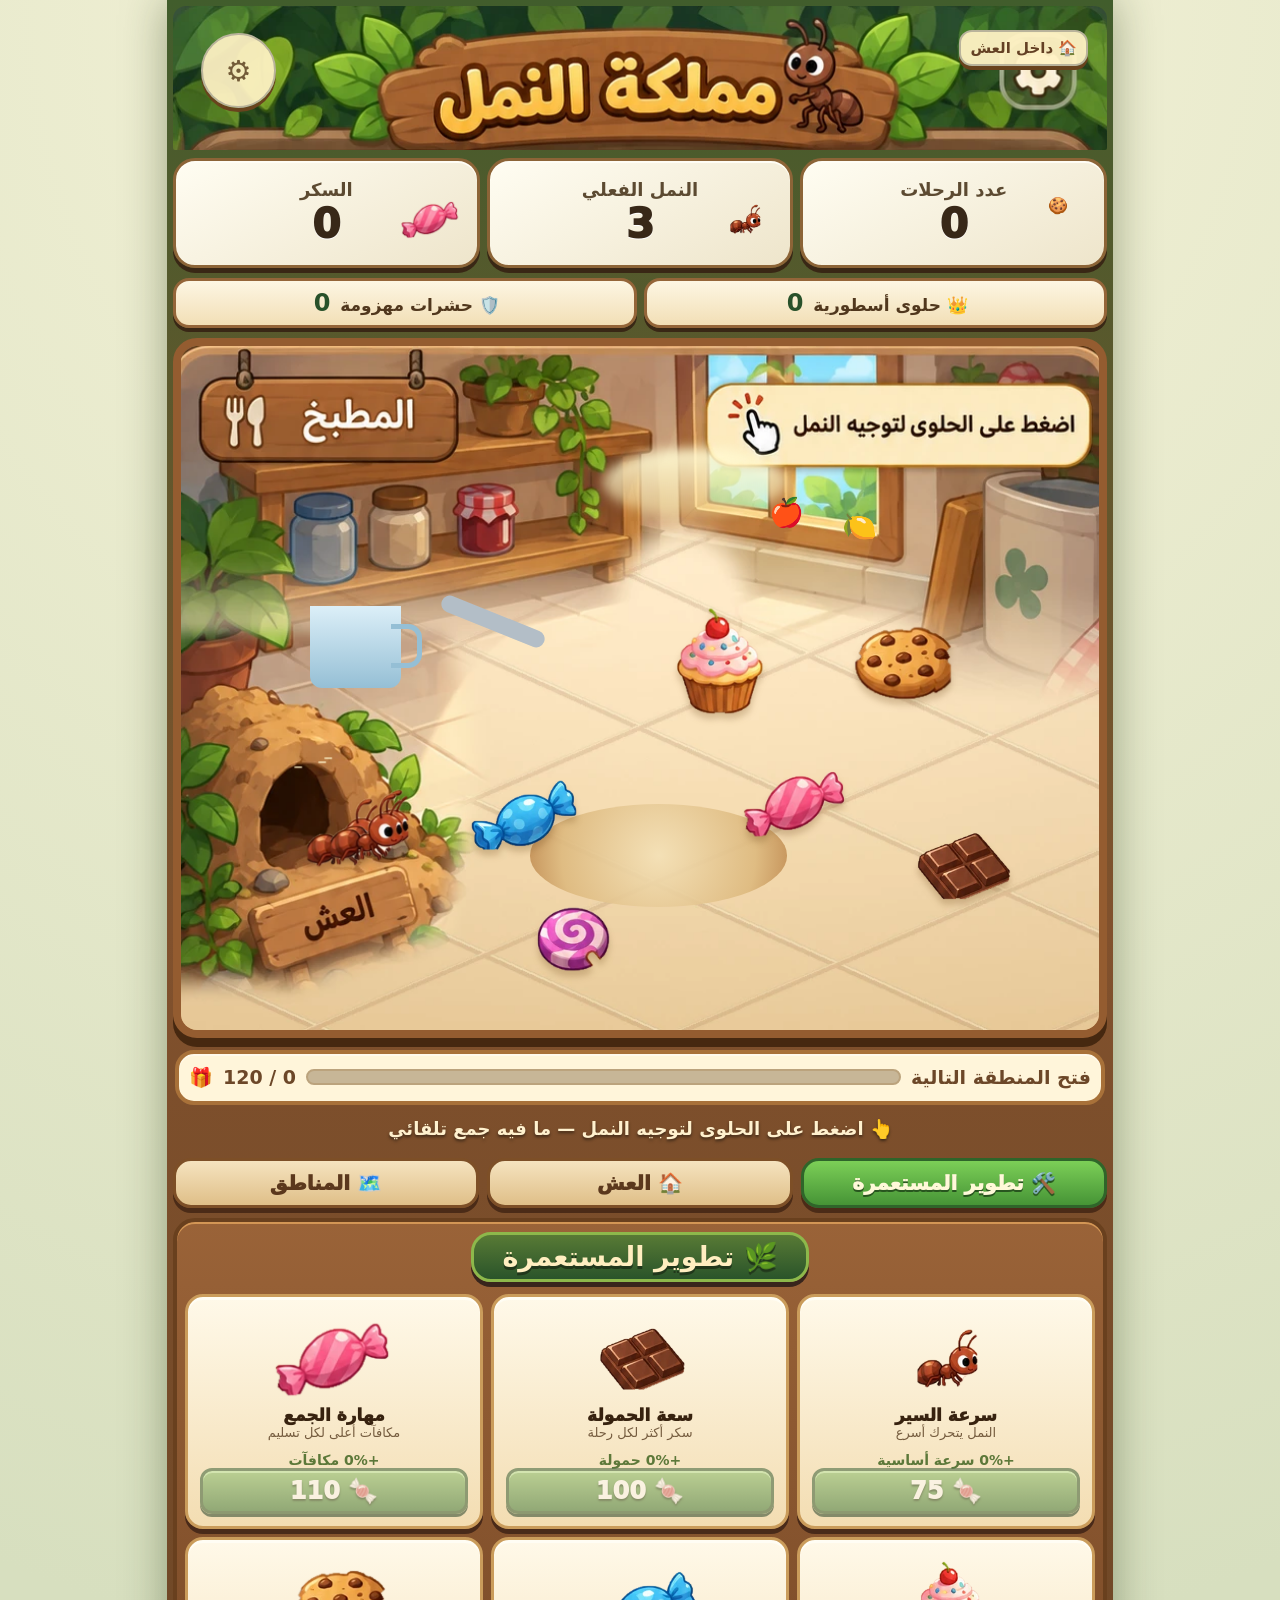
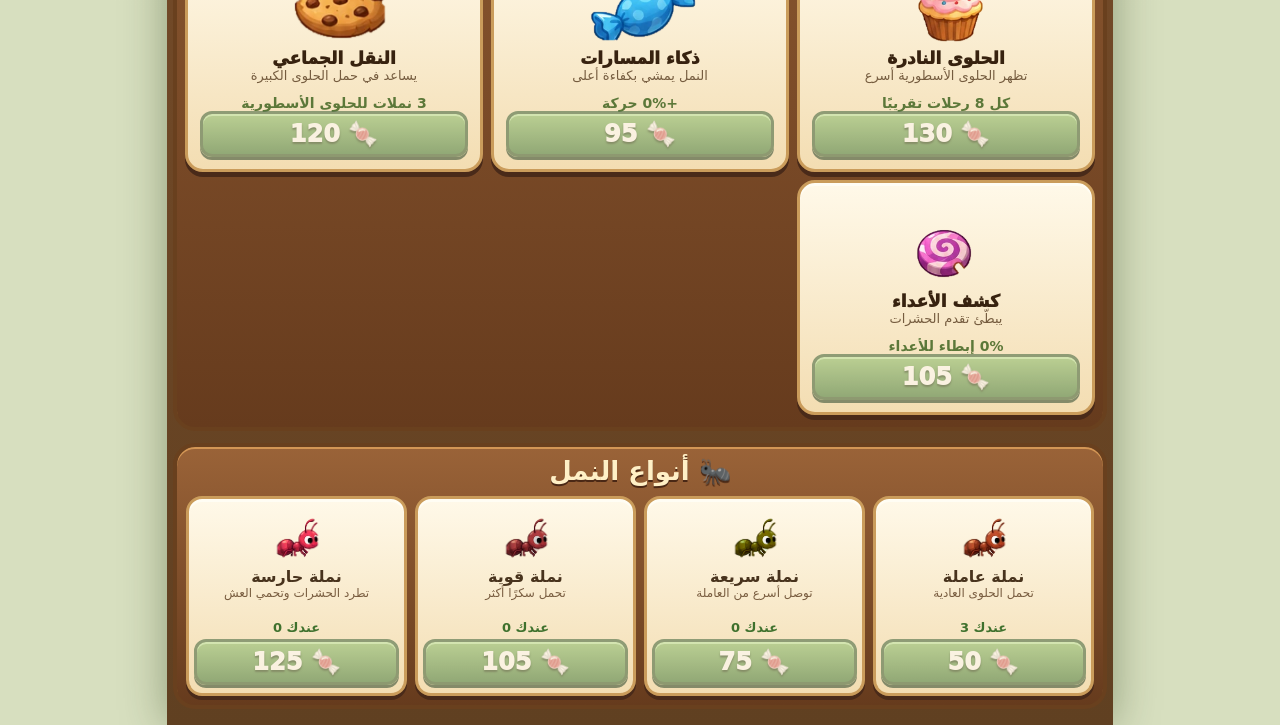
<file: ant-kingdom-v2/big-update.html>
<!doctype html><html lang="ar" dir="rtl"><head>
<meta charset="UTF-8"><meta name="viewport" content="width=device-width,initial-scale=1,viewport-fit=cover">
<meta name="theme-color" content="#244a2e"><title>مملكة النمل 🐜</title>
<style>
*{box-sizing:border-box}body{margin:0;color:#37220f;background:radial-gradient(circle at 50% 0,#f6f3d8,#d7dfbf 70%);font-family:system-ui,-apple-system,Tahoma,sans-serif;-webkit-tap-highlight-color:transparent}
button{font:inherit;touch-action:manipulation;cursor:pointer}
#game{margin:auto;max-width:946px;background:linear-gradient(180deg,#415d2c 0,#81512d 40%,#604021 100%);padding:6px 6px 16px;box-shadow:0 0 42px #22381066;min-height:100vh}
.header{position:relative;aspect-ratio:941/145;background:url('about:blank') center/100% 100% no-repeat;border-radius:13px 13px 2px 2px;margin-bottom:8px}
.reset{position:absolute;left:3%;top:19%;border:2px solid #b9b39b;color:#735b38;border-radius:50%;background:#fff3c5ec;aspect-ratio:1;padding:0;width:8%;font-size:clamp(13px,4.2vw,29px);display:grid;place-items:center;box-shadow:0 4px 0 #69431d}
.stats{direction:ltr;display:grid;grid-template-columns:repeat(3,minmax(0,1fr));gap:7px;margin:0 0 10px}
.stat{direction:rtl;display:flex;flex-direction:column;align-items:center;justify-content:center;position:relative;border:3px solid #8c6437;border-radius:22px;padding:9px 3px 7px;min-height:96px;box-shadow:inset 0 2px 0 #fffdf5,0 5px 0 #392715;background:linear-gradient(153deg,#fffdf2,#eee5cb);text-align:center}
.st-label{font-size:clamp(12px,2.9vw,18px);font-weight:850;color:#5c4a31;white-space:nowrap}
.st-number{font-size:clamp(26px,6vw,41px);line-height:1.18;color:#382818;font-weight:1000;font-variant-numeric:tabular-nums;text-shadow:0 1px 0 #fff}
.st-icon{position:absolute;width:28%;max-width:80px;right:2%;top:34%;pointer-events:none}.st-icon img{width:100%;max-height:45px;object-fit:contain}
.field-frame{border:8px solid #945c30;background:#9e6b36;border-radius:24px;box-shadow:inset 0 0 0 3px #d5a56b,0 9px 0 #462810;overflow:hidden;position:relative}
.playfield{position:relative;width:100%;aspect-ratio:902/672;background-image:url('about:blank');background-size:100% 100%;background-position:center;overflow:hidden;touch-action:manipulation}
.sweet{position:absolute;border:0;background:none;outline:0;padding:0;transform:translate(-50%,-50%);width:13%;aspect-ratio:1;z-index:4;filter:drop-shadow(0 6px 3px #76502344);transition:filter .15s,opacity .18s}
.sweet img{width:100%;height:100%;object-fit:contain;pointer-events:none;animation:sweetFloat 2.3s ease-in-out infinite alternate}
.sweet:active{filter:drop-shadow(0 0 12px #fadc35) brightness(1.2)}.sweet.busy{filter:drop-shadow(0 0 8px #ffc700)}.sweet.taken{opacity:0;pointer-events:none}
@keyframes sweetFloat{to{transform:translateY(-4px)}}
.ant{position:absolute;z-index:5;transform:translate(-50%,-50%);width:11.5%;aspect-ratio:1;pointer-events:none;will-change:left,top;filter:drop-shadow(1px 5px 3px #3b291833)}
.ant img{width:100%;height:100%;object-fit:contain;animation:antBob .3s ease-in-out infinite alternate}
.ant.turn img{transform:scaleX(-1)}
.ant .cargo{position:absolute;width:37%;height:37%;right:0;top:-5%;display:none;filter:drop-shadow(0 2px 2px #654)}.ant.hasCargo .cargo{display:block}
@keyframes antBob{to{margin-top:-2px}}
.ripple{position:absolute;z-index:6;transform:translate(-50%,-50%);height:22px;width:22px;pointer-events:none;border:3px solid #ffb428;border-radius:50%;animation:ripple .65s ease-out forwards}
@keyframes ripple{to{opacity:0;height:75px;width:75px}}
.float{position:absolute;z-index:7;background:#fff5d3;color:#367f2b;border:2px solid #8eaa62;border-radius:99px;font-size:clamp(13px,2.2vw,19px);padding:4px 8px;font-weight:900;transform:translate(-50%,-50%);pointer-events:none;animation:pop .9s ease-out forwards}
@keyframes pop{to{opacity:0;transform:translate(-50%,-180%)}}
.progress-frame{background:#fff5da;border:4px solid #a87139;box-shadow:inset 0 2px 0 #fff9eb;border-radius:19px;margin:12px 2px 6px;padding:12px 10px;display:flex;align-items:center;gap:10px;font-weight:900;color:#6c4728;font-size:clamp(12px,3.1vw,19px)}
.progress-frame .bar{height:16px;background:#c7b697;border-radius:18px;overflow:hidden;flex:1;border:2px solid #bba37d;min-width:50px}.progress-frame .bar div{height:100%;width:0;background:linear-gradient(#8ee65f,#3d9d34);transition:width .3s;border-radius:18px}.progress-frame .counter{white-space:nowrap;font-variant-numeric:tabular-nums}
.help{padding:7px 12px;color:#fff1ce;font-weight:750;text-align:center;font-size:clamp(12px,3vw,18px);text-shadow:0 2px 3px #3e2918}
.store{border:4px solid #69401e;background:linear-gradient(180deg,#9a6338,#663b1d);padding:12px 8px;border-radius:22px;box-shadow:inset 0 2px 0 #d39655;margin-top:10px}
.store-title{width:fit-content;margin:-2px auto 12px;padding:6px 28px;background:linear-gradient(#587a35,#2a542a);border:3px solid #8db84b;border-radius:20px;color:#ffeec0;font-size:clamp(17px,4.2vw,27px);font-weight:900;text-shadow:0 3px 0 #21371b;box-shadow:0 5px 0 #38251c}
.upgrades{display:grid;grid-template-columns:repeat(3,minmax(0,1fr));gap:8px}
.up-card{background:linear-gradient(180deg,#fff9e9,#f3ddb2);border:3px solid #ca9c5b;border-radius:18px;padding:7px;box-shadow:inset 0 3px 0 #fffdf4,0 5px 0 #492a19;min-width:0;text-align:center}
.up-card .drawing{height:65px;display:grid;place-items:center}.up-card .drawing img{max-width:90%;max-height:62px;object-fit:contain}
.up-card .name{font-size:clamp(12px,2.6vw,17px);font-weight:950}.up-card .desc{font-size:clamp(9px,2vw,13px);color:#755c3f;min-height:27px}.up-card .level{font-size:clamp(10px,2vw,14px);color:#5c7839;font-weight:800}
.buy{background:linear-gradient(#7bc94f,#30882f);border:3px solid #316a2c;border-radius:12px;width:100%;color:white;font-weight:1000;font-size:clamp(16px,3.3vw,24px);padding:6px 4px;box-shadow:inset 0 2px 0 #a9ed8a,0 3px 0 #244d25;text-shadow:0 2px 2px #255218}.buy:disabled{opacity:.56;filter:saturate(.65)}
.areas{display:grid;grid-template-columns:repeat(3,1fr);gap:8px;margin-top:13px}.area{background:#583c23;border:3px solid #bc9158;border-radius:15px;color:#fff6d5;padding:6px 3px 9px;font-weight:900;font-size:clamp(12px,3.1vw,19px);box-shadow:0 4px 0 #402513}.area .thumb{border-radius:8px;background:linear-gradient(#c5eac0,#e0c19d);font-size:clamp(26px,5vw,40px);padding:8px;margin-bottom:4px}.area:disabled{filter:grayscale(.9);opacity:.65}.area.selected{border-color:#ffe273;box-shadow:0 0 11px #ffe186,0 4px 0 #402513}
#toast{position:fixed;z-index:1000;bottom:35px;left:50%;transform:translate(-50%,20px);background:#2a5b30;color:#fff8db;font-weight:900;border:3px solid #a3ba68;border-radius:28px;padding:13px 20px;max-width:90%;text-align:center;opacity:0;pointer-events:none;transition:.2s;box-shadow:0 8px 17px #0005}#toast.show{opacity:1;transform:translate(-50%,0)}
@media(min-width:600px){.up-card .drawing{height:96px}.up-card .drawing img{max-height:90px}.up-card{padding:12px}.stat{min-height:110px}}
@media(max-width:390px){.stat{min-height:82px;border-radius:14px}.st-icon{display:none}.field-frame{border-width:5px}.up-card{border-width:2px}.store{padding:8px 5px}.up-card .drawing{height:53px}.up-card .drawing img{max-height:52px}}

/* ADD-ONS for the illustrated edition. Original backgrounds, header, and sprite CSS remain untouched. */
#game .header .nest-open{position:absolute;right:2%;top:17%;border:2px solid #b9b39b;color:#644124;border-radius:13px;background:#fff3c5f2;padding:7px 9px;font-weight:900;font-size:clamp(10px,2.8vw,15px);box-shadow:0 4px 0 #69431d;z-index:3}
.ext-stats{display:grid;grid-template-columns:1fr 1fr;gap:7px;margin:0 0 10px}.ext-pill{background:linear-gradient(#fdf6e3,#f2dfb6);border:3px solid #946539;border-radius:16px;padding:8px 12px;color:#50371d;text-align:center;box-shadow:0 4px 0 #392715;font-weight:900;font-size:clamp(12px,3vw,17px)}
.ext-pill b{font-size:clamp(17px,4.1vw,24px);color:#28512a;margin:0 4px}
.legendary{position:absolute;border:0;background:transparent;outline:0;padding:0;transform:translate(-50%,-50%);width:21%;aspect-ratio:1;z-index:4;filter:drop-shadow(0 0 12px #fccc36);animation:legendFloat 1.8s ease-in-out infinite alternate}.legendary img{width:100%;height:100%;object-fit:contain;pointer-events:none}.legendary.busy{filter:drop-shadow(0 0 18px #fed963)}.legendary.taken{opacity:0;pointer-events:none}.legendLabel{position:absolute;bottom:-7px;left:50%;transform:translateX(-50%);background:#ffe46b;border:2px solid #bb832a;border-radius:99px;padding:3px 6px;color:#6c3c15;font-weight:900;font-size:clamp(9px,2vw,14px);white-space:nowrap;pointer-events:none}@keyframes legendFloat{to{margin-top:-5px;filter:drop-shadow(0 0 16px #ffc247)}}
.ant.fast img.antbody{filter:hue-rotate(50deg) saturate(1.3)}.ant.strong img.antbody{transform:scale(1.15);filter:hue-rotate(-18deg) brightness(.9)}.ant.guard img.antbody{filter:hue-rotate(-28deg) saturate(1.2) contrast(1.15)}.ant.guard:before{content:'🛡';position:absolute;right:10%;top:-8%;font-size:clamp(11px,2.2vw,20px);z-index:7}.ant .typeLabel{position:absolute;top:-11%;left:6%;padding:1px 4px;border-radius:5px;background:#fff4cbaa;color:#543012;font-weight:800;font-size:clamp(7px,1.4vw,12px)}
.ant.guard.fighting{filter:drop-shadow(0 0 12px #ff8175)}
.enemy{position:absolute;width:10%;aspect-ratio:1;transform:translate(-50%,-50%);z-index:5;cursor:pointer;filter:drop-shadow(1px 5px 3px #422d1a55)}.enemy svg{width:100%;height:100%}.enemy .enemyTag{position:absolute;top:-17px;left:50%;transform:translateX(-50%);background:#fff1c9;border:2px solid #b37f4b;border-radius:99px;padding:2px 5px;white-space:nowrap;color:#704122;font-weight:900;font-size:clamp(9px,1.9vw,12px)}
.extra-tools{margin-top:12px;border:4px solid #69401e;background:linear-gradient(180deg,#9a6338,#663b1d);padding:9px;border-radius:22px;box-shadow:inset 0 2px 0 #d39655}.extra-tools h3{margin:0 auto 10px;color:#fff0c6;text-align:center;font-size:clamp(18px,4vw,26px);text-shadow:0 2px #4a2815}.kindgrid{display:grid;grid-template-columns:repeat(4,minmax(0,1fr));gap:8px}.management{margin-top:12px}.manage-tabs{display:grid;grid-template-columns:repeat(3,1fr);gap:8px;margin-bottom:10px}.m-tab{border:3px solid #7d4f27;background:linear-gradient(180deg,#f5e3bf,#dfbf88);border-radius:18px;padding:10px 8px;font-weight:1000;font-size:clamp(13px,3vw,20px);color:#5b381d;box-shadow:0 5px 0 #4b2b17}.m-tab.active{background:linear-gradient(180deg,#7ccf57,#469436);color:#fff9d9;border-color:#2f652a;text-shadow:0 2px 0 #28551f}.m-panel{display:none}.m-panel.active{display:block}.quickNest{display:grid;grid-template-columns:repeat(2,minmax(0,1fr));gap:8px}.quickRoom{background:linear-gradient(180deg,#fff9e9,#f3ddb2);border:3px solid #ca9c5b;border-radius:18px;padding:10px;box-shadow:inset 0 3px 0 #fffdf4,0 5px 0 #492a19;text-align:center}.qName{font-weight:1000;font-size:clamp(13px,3vw,18px);color:#54341d}.qLv{font-size:clamp(12px,2.6vw,16px);font-weight:900;color:#2e5b2f;margin-top:5px}.qFx{font-size:clamp(10px,2.2vw,14px);color:#775b3d;margin-top:4px}.nestActions{margin-top:10px}.nestEnter{width:100%;border:3px solid #316a2c;background:linear-gradient(#7bc94f,#30882f);border-radius:15px;color:#fff;font-weight:1000;font-size:clamp(16px,3.4vw,24px);padding:10px 8px;box-shadow:inset 0 2px 0 #a9ed8a,0 4px 0 #244d25;text-shadow:0 2px 2px #255218}.area-note{margin-top:10px;text-align:center;color:#fff0c6;font-weight:800;font-size:clamp(12px,2.8vw,16px)}#areaDecor{position:absolute;inset:0;pointer-events:none;z-index:1}.scene-piece{position:absolute}.scene-piece img{display:block}.scene-sofa{left:56%;top:17%;width:30%;height:18%;background:linear-gradient(180deg,#8dc0d0,#4f8faa);border:6px solid #eef7f8;border-radius:20px 20px 15px 15px;box-shadow:0 8px 0 rgba(0,0,0,.12)}.scene-sofa:before,.scene-sofa:after{content:"";position:absolute;bottom:-12%;width:18%;height:22%;background:#6d4a31;border-radius:6px}.scene-sofa:before{left:10%}.scene-sofa:after{right:10%}.scene-rug{left:26%;top:61%;width:54%;height:22%;background:radial-gradient(circle at center,#f5e5c1 0,#e3ba78 58%,#c7843e 100%);border-radius:50%;opacity:.92}.scene-table{left:50%;top:50%;width:18%;height:10%;background:linear-gradient(180deg,#b77642,#8b552d);border-radius:20px;box-shadow:0 6px 0 rgba(0,0,0,.15)}.scene-remote{left:59%;top:53%;width:8%;height:3%;background:#2f3339;border-radius:12px;transform:rotate(-15deg)}.scene-grass{left:0;right:0;bottom:0;height:40%;background:linear-gradient(180deg,rgba(126,194,92,.88),rgba(82,151,66,.95));clip-path:polygon(0 16%,12% 9%,23% 18%,35% 8%,47% 17%,58% 7%,72% 20%,85% 9%,100% 16%,100% 100%,0 100%)}.scene-stone{width:12%;height:7%;background:#d8dccb;border-radius:40px;box-shadow:inset 0 -3px 0 rgba(0,0,0,.12)}.scene-bush{width:18%;height:14%;background:radial-gradient(circle at 30% 40%,#8fda72 0,#60a94b 65%,#477d34 100%);border-radius:50%}.scene-berry{font-size:36px}.scene-crate{width:18%;height:16%;background:linear-gradient(180deg,#b47a42,#89562b);border:5px solid #6f4320;border-radius:10px;box-shadow:inset 0 0 0 3px rgba(255,236,186,.2)}.scene-crate:before,.scene-crate:after{content:"";position:absolute;left:8%;right:8%;height:5px;background:#6e4526}.scene-crate:before{top:30%}.scene-crate:after{top:62%}.scene-sack{width:15%;height:20%;background:linear-gradient(180deg,#e5d6b0,#c8b284);border-radius:40% 40% 30% 30%;box-shadow:inset 0 -8px 0 rgba(0,0,0,.06)}.scene-sack:before{content:"";position:absolute;left:25%;right:25%;top:5%;height:10%;background:#9a7652;border-radius:20px}.scene-jar{width:10%;height:15%;background:rgba(213,235,241,.86);border:4px solid rgba(165,196,205,.9);border-radius:12px 12px 15px 15px}.scene-roof{left:0;right:0;top:0;height:55%;background:linear-gradient(180deg,rgba(142,221,255,.78),rgba(218,245,255,.4));}.scene-rail{left:0;right:0;top:48%;height:8%;background:linear-gradient(180deg,#d5d0c6,#a1a29d);box-shadow:0 3px 0 rgba(0,0,0,.1)}.scene-pot{width:12%;height:16%;background:linear-gradient(180deg,#b86d3c,#8b4826);border-radius:0 0 12px 12px}.scene-pot:before{content:"🌿";position:absolute;left:50%;top:-45%;transform:translateX(-50%);font-size:28px}.scene-table-round{width:22%;height:14%;background:linear-gradient(180deg,#ba7844,#875228);border-radius:50%;box-shadow:0 6px 0 rgba(0,0,0,.12)}.scene-cake{font-size:40px}.scene-dining{left:31%;top:42%;width:38%;height:18%;background:linear-gradient(180deg,#bb7b47,#885329);border-radius:20px;box-shadow:0 8px 0 rgba(0,0,0,.12)}.scene-chair{width:11%;height:17%;background:#91bfce;border-radius:16px;box-shadow:0 5px 0 rgba(0,0,0,.12)}.areaBonus{display:block;margin-top:6px;background:#fff4d2;color:#6c4b22;border-radius:999px;padding:4px 8px;font-size:11px;font-weight:900}.areaFeature{background:linear-gradient(180deg,#f8e8c9,#efcf95);border:3px solid #835026;border-radius:20px;padding:10px 12px;margin-bottom:10px;box-shadow:inset 0 2px 0 #fff7e7,0 5px 0 #4c2c17}.areaFeatureHead{display:flex;justify-content:space-between;gap:8px;align-items:center}.afTitle{font-weight:1000;font-size:clamp(18px,4vw,26px);color:#5d381d}.afDiscover{font-size:clamp(11px,2.5vw,14px);font-weight:900;color:#386530;background:#eff8d9;border-radius:999px;padding:4px 8px}.afDesc{margin-top:6px;color:#785331;font-weight:800;font-size:clamp(12px,2.8vw,15px)}.afBonus{margin-top:8px;background:#fff9ea;border-radius:12px;padding:8px 10px;color:#2e6c2f;font-weight:1000;font-size:clamp(12px,2.7vw,15px)}.missionCard{margin-top:10px;background:linear-gradient(180deg,#fffdf6,#f7ecd8);border:2px solid #d4b27a;border-radius:16px;padding:8px 10px}.missionTop,.missionBottom{display:flex;justify-content:space-between;align-items:center;gap:8px;font-weight:900;font-size:clamp(11px,2.6vw,14px);color:#6c4b22}.missionBar{height:13px;background:#dec8a4;border-radius:999px;overflow:hidden;box-shadow:inset 0 2px 2px rgba(0,0,0,.1);margin:7px 0}.missionBar>div{height:100%;width:0;background:linear-gradient(180deg,#79d354,#3d9436);border-radius:999px}#claimMission{border:2px solid #2f6d2d;background:linear-gradient(180deg,#82d55e,#419934);color:#fffef2;border-radius:12px;padding:6px 10px;font-weight:1000;font-size:clamp(11px,2.5vw,14px);box-shadow:0 3px 0 #245123}#claimMission:disabled{opacity:.55;box-shadow:none}.kitchen-warmth{left:46%;top:15%;width:20%;height:10%;background:linear-gradient(180deg,rgba(255,250,212,.95),rgba(255,235,164,.4));border-radius:50%;filter:blur(6px)}.kitchen-mat{left:38%;top:67%;width:28%;height:15%;background:radial-gradient(circle at center,#f4e1b7 0,#ddb97e 70%,#bc854b 100%);border-radius:50%;opacity:.9}.kitchen-fruit{font-size:28px}.kitchen-cup{left:14%;top:38%;width:10%;height:12%;background:linear-gradient(180deg,#dceff8,#95bfd5);border-radius:0 0 12px 12px}.kitchen-cup:before{content:"";position:absolute;right:-22%;top:22%;width:28%;height:42%;border:5px solid #95bfd5;border-left:none;border-radius:0 14px 14px 0}.kitchen-spoon{left:28%;top:39%;width:12%;height:2.5%;background:#b3bec7;border-radius:10px;transform:rotate(22deg)}.living-lamp{left:84%;top:12%;width:5%;height:28%;background:#e8d3a2;border-radius:8px}.living-lamp:before{content:"";position:absolute;left:-90%;top:-8%;width:280%;height:28%;background:#f7ecce;border-radius:50% 50% 30% 30%;box-shadow:0 3px 0 rgba(0,0,0,.08)}.living-tv{left:14%;top:14%;width:18%;height:13%;background:#2a2f35;border:5px solid #676d73;border-radius:12px}.living-plant{left:14%;top:31%;font-size:34px}.living-snack{font-size:28px}.garden-flower{font-size:30px}.pantry-shelf{position:absolute;left:55%;width:38%;height:4%;background:#8f5a2f;border-radius:10px;box-shadow:0 4px 0 rgba(0,0,0,.12)}.pantry-shelf.top{top:18%}.pantry-shelf.mid{top:38%}.pantry-tag{padding:3px 8px;background:#fff7d8;border-radius:999px;font-size:11px;font-weight:900;color:#6b4b28}.scene-cloud{width:18%;height:8%;background:rgba(255,255,255,.9);border-radius:40px;box-shadow:18px -10px 0 rgba(255,255,255,.9),36px 0 0 rgba(255,255,255,.9)}.scene-cloud.one{left:10%;top:10%}.scene-cloud.two{left:62%;top:14%}.rooftop-umbrella{left:44%;top:33%;width:18%;height:14%;background:radial-gradient(circle at 50% 100%,#ffefb0 0,#ef5f6a 35%,#76b2ea 70%,#ffefb0 100%);border-radius:100% 100% 0 0;clip-path:polygon(0 100%,50% 0,100% 100%)}.rooftop-umbrella:before{content:"";position:absolute;left:48%;top:100%;width:4%;height:55%;background:#91643b;border-radius:10px}.rooftop-drink{font-size:30px}.dining-wall{left:0;top:8%;width:100%;height:22%;background:linear-gradient(180deg,rgba(255,248,228,.8),rgba(241,226,193,.2))}.dining-runner{left:38%;top:42%;width:24%;height:18%;background:linear-gradient(180deg,#d94862,#b92f4b);border-radius:14px}.dining-frame{width:14%;height:12%;background:#f5e3b4;border:6px solid #9f6938;border-radius:12px}.dining-frame.left{left:18%;top:13%}.dining-frame.right{left:70%;top:13%}@media(max-width:600px){.quickNest{grid-template-columns:1fr 1fr}.manage-tabs{grid-template-columns:1fr 1fr 1fr}}.type-card{background:linear-gradient(180deg,#fff9e9,#f3ddb2);border:3px solid #ca9c5b;border-radius:16px;padding:8px 5px;text-align:center;color:#48331d;box-shadow:inset 0 3px 0 #fffdf4,0 4px 0 #492a19}.type-card .kindpic{height:60px;position:relative;display:flex;justify-content:center}.type-card .kindpic img{max-width:90%;max-height:60px;object-fit:contain}.type-card.fast .kindpic img{filter:hue-rotate(50deg)}.type-card.strong .kindpic img{filter:hue-rotate(-18deg) brightness(.85)}.type-card.guard .kindpic img{filter:hue-rotate(-28deg) saturate(1.35)}.type-card .kindname{font-size:clamp(11px,2.7vw,16px);font-weight:900}.type-card .kinddesc{font-size:clamp(9px,2vw,12px);color:#795d40;min-height:30px}.type-card .kindqty{font-size:clamp(10px,2vw,13px);font-weight:900;color:#3f712d;padding:4px 0}
.area.locked:disabled{filter:grayscale(.7);opacity:.75}
/* illustrated underground nest panel */
.nestOverlay{position:fixed;inset:0;display:none;background:#15231bcc;align-items:center;justify-content:center;padding:12px;z-index:1100}.nestOverlay.open{display:flex}.nestPanel{width:min(100%,720px);max-height:94vh;overflow:auto;border:9px solid #6c4424;border-radius:30px;background:linear-gradient(170deg,#754522,#3f291b);box-shadow:0 20px 60px #0008;padding:10px}.nestHead{display:flex;justify-content:space-between;gap:8px;align-items:center;background:#a56735;color:#fff1c8;border-radius:19px;padding:10px 13px;font-weight:900;font-size:clamp(20px,5vw,29px)}.nestClose{border:2px solid #fff0c5;background:#fae6b6;color:#6b4527;border-radius:15px;padding:7px 13px;font-weight:900}
.nestArt{position:relative;border:5px solid #bb8852;border-radius:18px;background:radial-gradient(circle at 45% 38%,#bc8144,#8d5129 65%,#62391e);padding:18px 10px;overflow:hidden}.nestArt:before{content:'';position:absolute;top:44%;left:-10%;width:125%;height:24px;border-radius:20px;background:#4c2d1c;transform:rotate(-13deg);box-shadow:0 0 0 7px #dca76b66}.nestGrid{display:grid;position:relative;z-index:1;grid-template-columns:1fr 1fr;gap:14px}.nestRoom{background:radial-gradient(ellipse at center,#f5d29d,#c68e52 80%);box-shadow:inset 0 -11px 0 #a9663799,0 7px 0 #4c2d1c;border:5px solid #7a4726;border-radius:50% 44% 48% 45%;padding:17px 8px;text-align:center;min-height:152px;color:#573b21}.nestRoom img{width:55px;height:55px;object-fit:contain;display:block;margin:0 auto}.nestRoom b{display:block;font-weight:900;font-size:clamp(15px,3vw,20px);margin:5px}.nestRoom span{font-weight:850;color:#775133;font-size:clamp(12px,2.4vw,16px)}
@media(max-width:540px){.kindgrid{grid-template-columns:repeat(2,minmax(0,1fr))}.type-card .kinddesc{min-height:24px}.nestRoom{min-height:128px;padding:13px 6px}.nestRoom img{width:45px;height:45px}}

/* Four upgradable illustrated nest rooms (v4) */
.nestArt{padding:13px 8px 18px}
.nestRoom{border-radius:34% 34% 26% 26%;padding:14px 7px 15px;min-height:240px;display:flex;flex-direction:column;align-items:center;justify-content:flex-start;gap:4px}
.nestRoom .nestLevel{display:block;color:#5e391b;font-size:clamp(12px,2.7vw,17px);background:#ffe7a5;border:2px solid #ad7540;border-radius:99px;padding:2px 10px;font-weight:900;box-shadow:inset 0 1px 0 #fff9db}
.nestRoom .nestBenefit{font-size:clamp(10px,2.6vw,14px);font-weight:850;line-height:1.35;min-height:37px;max-width:96%;color:#684422}
.nestRoom .nestEffect{font-size:clamp(10px,2.5vw,13px);color:#3d672f;line-height:1.3;font-weight:900;min-height:24px}
.nestRoom .nestBuy{border:2px solid #316b2b;color:white;background:linear-gradient(#89d15c,#328e2c);border-radius:13px;box-shadow:inset 0 2px 0 #b8f09b,0 3px 0 #285c26;font-weight:950;width:min(100%,180px);min-height:38px;padding:5px;font-size:clamp(12px,2.8vw,17px);margin-top:auto}
.nestRoom .nestBuy:disabled{opacity:.58;filter:saturate(.65);box-shadow:none}
.nestNotice{margin:10px 0 2px;padding:9px;background:#ffedc3;border:2px solid #b47f45;border-radius:15px;color:#69401f;font-size:clamp(11px,2.9vw,15px);font-weight:900;text-align:center}
.nestRoom .nestMeter{display:flex;gap:3px;margin:3px 0 4px;justify-content:center;max-width:100%}
.nestRoom .nestMeter i{height:6px;width:10px;border-radius:5px;background:#eed2a0;box-shadow:inset 0 0 2px #6542}
.nestRoom .nestMeter i.on{background:#65b445}
@media(max-width:540px){.nestGrid{gap:7px}.nestRoom{min-height:220px;padding:11px 4px 12px;border-width:4px}.nestRoom b{font-size:clamp(12px,3.4vw,17px);margin:2px}.nestRoom img{width:44px;height:44px}.nestRoom .nestBenefit{min-height:42px}.nestRoom .nestEffect{min-height:30px}.nestRoom .nestBuy{min-height:38px}.nestRoom .nestLevel{padding:2px 5px}}
</style>
<link rel="stylesheet" href="./header.css">
<link rel="stylesheet" href="./scene.css"></head><body>
<div id="game">
<div class="header"><button class="reset" id="reset" title="إعادة اللعبة">⚙</button><button class="nest-open" id="nestOpen">🏠 داخل العش</button></div>
<div class="stats">
 <div class="stat"><span class="st-label">السكر</span><b class="st-number" id="sugar">0</b><span class="st-icon"><img data-sprite="pinkcandy"></span></div>
 <div class="stat"><span class="st-label">النمل الفعلي</span><b class="st-number" id="ants">3</b><span class="st-icon"><img data-sprite="ant"></span></div>
 <div class="stat"><span class="st-label">عدد الرحلات</span><b class="st-number" id="trips">0</b><span class="st-icon">🍪</span></div>
</div>
<div class="ext-stats"><div class="ext-pill">👑 حلوى أسطورية <b id="legendCount">0</b></div><div class="ext-pill">🛡️ حشرات مهزومة <b id="enemyCount">0</b></div></div>
<div class="field-frame"><div class="playfield" id="field"><div id="areaDecor"></div></div></div>
<div class="progress-frame"><span>فتح المنطقة التالية</span><div class="bar"><div id="progress"></div></div><span class="counter" id="progressLabel">0 / 120</span><span>🎁</span></div>
<div class="help" id="help">👆 اضغط على الحلوى لتوجيه النمل — ما فيه جمع تلقائي</div>
<div class="management">
 <div class="manage-tabs">
  <button class="m-tab active" data-tab="colony">🛠️ تطوير المستعمرة</button>
  <button class="m-tab" data-tab="nest">🏠 العش</button>
  <button class="m-tab" data-tab="areas">🗺️ المناطق</button>
 </div>
 <div class="m-panel active" id="panel-colony">
   <div class="store"><div class="store-title">🌿 تطوير المستعمرة</div><div class="upgrades" id="upgrades"></div></div>
   <div class="extra-tools"><h3>🐜 أنواع النمل</h3><div class="kindgrid" id="kindgrid"></div></div>
 </div>
 <div class="m-panel" id="panel-nest">
   <div class="store nest-inline"><div class="store-title">🏠 قسم العش</div>
     <div class="quickNest">
       <div class="quickRoom"><div class="qName">👑 غرفة الملكة</div><div class="qLv" id="qQueen">مستوى 1</div><div class="qFx" id="qQueenFx">حد النمل 20</div></div>
       <div class="quickRoom"><div class="qName">🍬 مخزن السكر</div><div class="qLv" id="qStorage">مستوى 1</div><div class="qFx" id="qStorageFx">السعة 1200</div></div>
       <div class="quickRoom"><div class="qName">🥚 الحضانة</div><div class="qLv" id="qNursery">مستوى 1</div><div class="qFx" id="qNurseryFx">فقس كل 20 رحلة</div></div>
       <div class="quickRoom"><div class="qName">🛡️ الحراسة</div><div class="qLv" id="qGuard">مستوى 1</div><div class="qFx" id="qGuardFx">حماية 10%</div></div>
     </div>
     <div class="nestActions"><button class="nestEnter" id="nestOpenInline">ادخل العش وطور الغرف</button></div>
   </div>
 </div>
 <div class="m-panel" id="panel-areas">
   <div class="store"><div class="store-title">🗺️ المناطق</div>
     <div class="areaFeature">
       <div class="areaFeatureHead"><div class="afTitle" id="currentAreaName">🍳 المطبخ</div><div class="afDiscover">اكتشافات: <span id="discoveryCount">0</span></div></div>
       <div class="afDesc" id="currentAreaDesc">بداية اللعبة بين الرفوف والحلوى</div>
       <div class="afBonus" id="currentAreaBonus">ميزة المنطقة: عودة أسرع للعش +10%</div>
       <div class="missionCard">
         <div class="missionTop"><span>مهمة المنطقة</span><span id="missionReward">المكافأة 40 🍬</span></div>
         <div class="missionBar"><div id="missionFill"></div></div>
         <div class="missionBottom"><span id="missionText">0 / 120</span><button id="claimMission">أكمل مهمة المنطقة</button></div>
       </div>
     </div>
     <div class="areas" id="areas"></div><div class="area-note" id="areaNote">كل منطقة سيكون لها شكلها الخاص، وليست مجرد تغيير ألوان.</div></div>
 </div>
</div></div>
<div id="toast"></div>
<div class="nestOverlay" id="nestOverlay"><div class="nestPanel">
 <div class="nestHead"><span>🏠 مملكة النمل من الداخل</span><button class="nestClose" id="nestClose">✖ إغلاق</button></div>
 <div class="nestNotice">طور كل غرفة من المستوى 1 إلى 10 بالسّكر 🍬 — وكل مستوى يؤثر على اللعب!</div>
 <div class="nestArt"><div class="nestGrid">
 <div class="nestRoom"><img data-sprite="ant"><b>👑 غرفة الملكة</b><span class="nestLevel" id="queenLevel">المستوى 1 / 10</span><div class="nestMeter" id="queenMeter"></div><div class="nestBenefit" id="nestQueen">النمل 20 حد أقصى</div><div class="nestEffect" id="queenEffect">مكافآت +0%</div><button class="nestBuy" data-nest="queen">🍬 تطوير</button></div>
 <div class="nestRoom"><img data-sprite="pinkcandy"><b>🍬 مخزن السكر</b><span class="nestLevel" id="storageLevel">المستوى 1 / 10</span><div class="nestMeter" id="storageMeter"></div><div class="nestBenefit" id="nestStorage">المخزن 0 / 1200</div><div class="nestEffect" id="storageEffect">السعة 1200 سكر</div><button class="nestBuy" data-nest="storage">🍬 تطوير</button></div>
 <div class="nestRoom"><img data-sprite="ant"><b>🥚 الحضانة</b><span class="nestLevel" id="nurseryLevel">المستوى 1 / 10</span><div class="nestMeter" id="nurseryMeter"></div><div class="nestBenefit" id="nestNursery">3 نملات</div><div class="nestEffect" id="nurseryEffect">فقس كل 20 رحلة</div><button class="nestBuy" data-nest="nursery">🍬 تطوير</button></div>
 <div class="nestRoom"><img data-sprite="chocolate"><b>🛡️ غرفة الحراسة</b><span class="nestLevel" id="guardLevel">المستوى 1 / 10</span><div class="nestMeter" id="guardMeter"></div><div class="nestBenefit" id="nestGuard">0 حراس</div><div class="nestEffect" id="guardEffect">حماية السكر 10%</div><button class="nestBuy" data-nest="guard">🍬 تطوير</button></div>
 </div></div>
 </div></div>
<script src="./sprites.js"></script>
<script src="./big-runtime.js"></script></body></html>
</file>
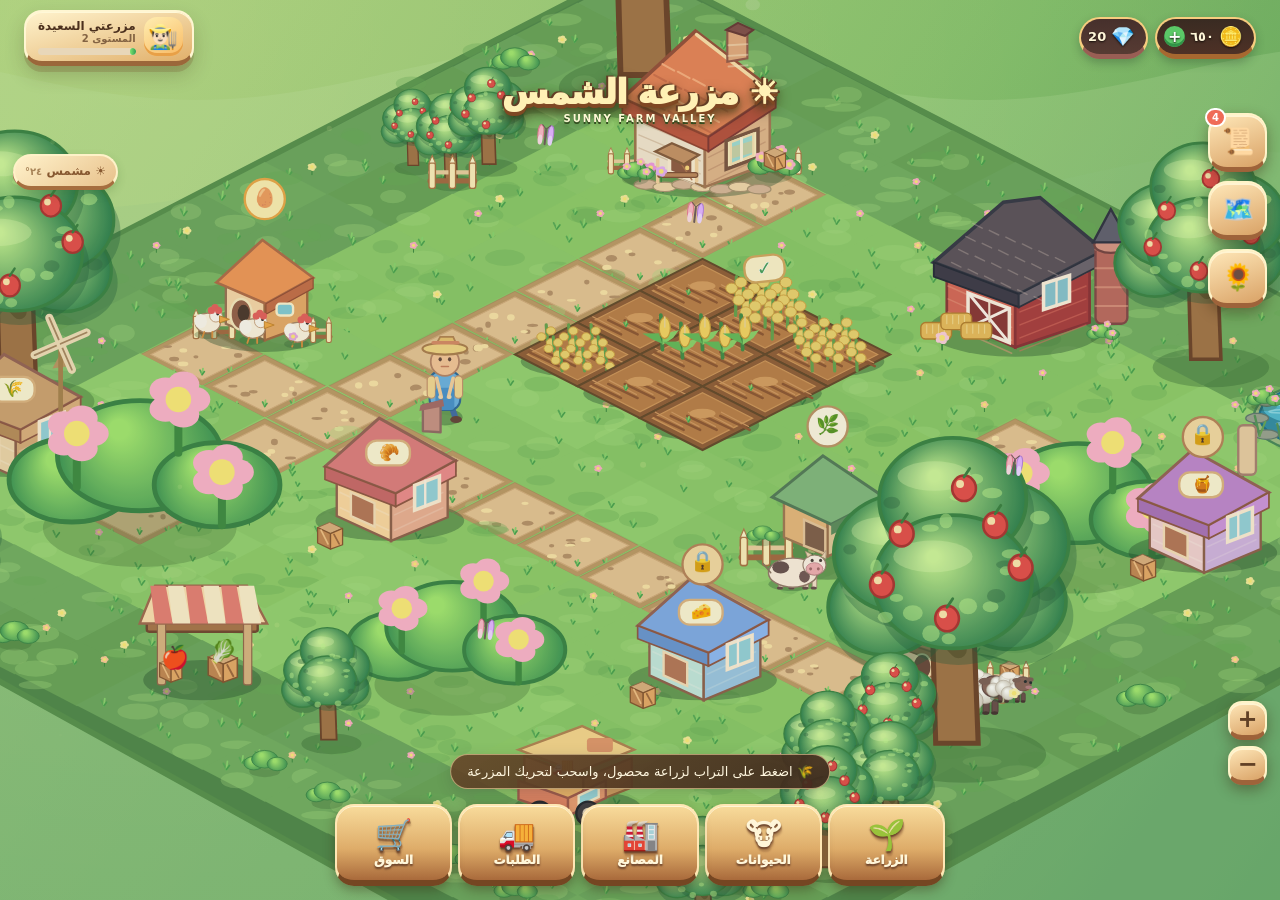
<file: sunny-farm/classic.html>
<!DOCTYPE html>
<html lang="ar" dir="rtl">
<head>
<meta charset="utf-8"><meta name="viewport" content="width=device-width,initial-scale=1,viewport-fit=cover,maximum-scale=1,user-scalable=no">
<meta name="theme-color" content="#7ccf74"><meta name="apple-mobile-web-app-capable" content="yes">
<title>مزرعة الشمس ✨ | Sunny Farm</title>
<style>
:root{--brown:#674027;--dark:#49301e;--cream:#fff8e8;--gold:#ffc84d;--green:#4ba65b;--shadow:0 7px 0 #00000016,0 15px 35px #30231925}
*{box-sizing:border-box;-webkit-tap-highlight-color:transparent}html,body{margin:0;width:100%;height:100%;overflow:hidden;font-family:system-ui,-apple-system,"Segoe UI",Tahoma,sans-serif;color:var(--dark);overscroll-behavior:none;-webkit-user-select:none;user-select:none}body{background:#81c86a}button{font:inherit;cursor:pointer;border:0;touch-action:manipulation}button:active{transform:translateY(2px) scale(.98)}#game{display:block;width:100%;height:100%;touch-action:none;cursor:grab}#game:active{cursor:grabbing}
#ui{position:absolute;inset:0;pointer-events:none;overflow:hidden}#ui>*{pointer-events:auto}
.topbar{position:absolute;left:12px;right:12px;top:calc(env(safe-area-inset-top) + 10px);display:flex;align-items:center;justify-content:space-between;gap:8px;z-index:5;direction:ltr}.profile{display:flex;direction:rtl;gap:8px;align-items:center;background:#fff9e9ed;border:2px solid #fff;border-bottom:4px solid #d9b78b;border-radius:24px;padding:5px 9px 5px 12px;min-width:132px;box-shadow:0 3px 13px #375d2455}.avatar{width:39px;height:39px;display:grid;place-items:center;border-radius:13px;background:linear-gradient(150deg,#ffeeb1,#f8b963);font-size:24px;box-shadow:inset 0 -3px #e8a047}.profile-name{font-size:12px;font-weight:900}.level-line{font-size:10px;color:#836343;font-weight:800}.level-track{height:7px;background:#e8d7b9;border-radius:9px;margin-top:4px;overflow:hidden}.level-fill{height:100%;width:0;background:linear-gradient(90deg,#7ce46e,#319f53);border-radius:9px;transition:width .4s}.wallet{display:flex;align-items:center;gap:7px;direction:rtl}.money-pill{display:flex;align-items:center;gap:5px;background:linear-gradient(180deg,#fffef2,#fff0cf);border:2px solid white;border-bottom:4px solid #ddc292;border-radius:24px;padding:6px 11px 6px 7px;box-shadow:0 3px 12px #375d2440;font-size:13px;font-weight:900;white-space:nowrap}.money-pill span{font-size:19px}.money-pill.gems{background:linear-gradient(180deg,#f4ffff,#d9f7fa);border-bottom-color:#9ecbd7}.plus{display:grid;place-items:center;background:#5bc867;color:white;border-radius:50%;height:21px;width:21px;font-size:16px;box-shadow:inset 0 -3px #319448}
.logo{position:absolute;top:calc(env(safe-area-inset-top) + 80px);left:50%;transform:translateX(-50%);pointer-events:none;text-align:center;filter:drop-shadow(0 3px 2px #3a68294f);white-space:nowrap}.logo-title{font-size:29px;font-weight:1000;line-height:1;color:#fffdf3;text-shadow:0 3px #aa683c,2px 0 #aa683c,-2px 0 #aa683c,0 -2px #aa683c,0 6px 12px #23392240;letter-spacing:-1px}.logo-sub{margin-top:4px;font-size:11px;color:#fffde6;text-shadow:0 2px 4px #283c2b;font-weight:900;letter-spacing:2px}.weather{position:absolute;left:13px;top:calc(env(safe-area-inset-top) + 154px);background:#fff9eddf;color:#875830;padding:8px 10px;border:2px solid white;border-radius:18px;box-shadow:0 4px 10px #32541e30;font-weight:900;font-size:12px;max-width:140px}.weather small{font-size:10px;color:#a88458}
.floating-tools{position:absolute;right:13px;top:calc(env(safe-area-inset-top) + 113px);display:flex;flex-direction:column;gap:9px}.float-btn{width:53px;height:53px;position:relative;border-radius:19px;background:linear-gradient(180deg,#fffdf5,#fce8ba);border:2px solid #fff;box-shadow:0 5px 0 #c99d62,0 8px 15px #3d5a2a35;font-size:26px;display:grid;place-items:center}.float-btn b{position:absolute;top:-7px;left:-5px;background:#ef6c57;color:white;border:2px solid white;border-radius:12px;padding:2px 5px;font-size:10px}.hint{position:absolute;left:50%;bottom:calc(env(safe-area-inset-bottom) + 111px);transform:translateX(-50%);background:#493621ce;color:#fff7df;padding:9px 16px;border:1px solid #fff6;border-radius:20px;font-size:12px;white-space:nowrap;max-width:95vw;overflow:hidden;text-overflow:ellipsis;pointer-events:none;text-align:center;box-shadow:0 4px 15px #3333;transition:opacity .3s}.dock{position:absolute;bottom:calc(env(safe-area-inset-bottom) + 10px);left:50%;transform:translateX(-50%);width:min(610px,calc(100% - 18px));height:88px;display:flex;align-items:center;justify-content:space-evenly;gap:3px;padding:7px;background:linear-gradient(180deg,#fff8da,#ecd29a);border:3px solid #fff7dc;border-bottom:7px solid #bd8e54;border-radius:25px;box-shadow:0 11px 25px #34532470}.dock button{min-width:0;flex:1;height:67px;border-radius:17px;background:linear-gradient(180deg,#fffef3,#ffe4b9);border:2px solid #fffdf6;border-bottom:4px solid #d3a36c;display:flex;align-items:center;flex-direction:column;justify-content:center;gap:2px;color:#745236;font-weight:1000;font-size:10px;white-space:nowrap}.dock button.selected,.dock button:active{background:linear-gradient(180deg,#fff3b7,#fbc462);border-bottom-color:#b47831}.dock .ico{font-size:28px;line-height:1.08;filter:drop-shadow(0 2px 1px #93755233)}
.zoom-controls{position:absolute;bottom:calc(env(safe-area-inset-bottom) + 115px);right:13px;display:flex;flex-direction:column;gap:6px}.zoom-controls button{width:39px;height:39px;border-radius:14px;background:#fff8e9de;border:2px solid white;color:#805b35;font-size:24px;font-weight:900;box-shadow:0 3px 0 #bc9860}.toast{position:absolute;top:calc(env(safe-area-inset-top) + 143px);left:50%;transform:translate(-50%,-10px);background:#503720f0;color:white;border:2px solid #fff8;border-radius:19px;padding:12px 18px;font-weight:800;font-size:13px;text-align:center;opacity:0;pointer-events:none;transition:transform .25s,opacity .25s;max-width:90vw;z-index:30}.toast.show{opacity:1;transform:translate(-50%,0)}
#sheetBackdrop{position:absolute;inset:0;background:#1a251455;z-index:11;display:none;align-items:flex-end;justify-content:center;backdrop-filter:blur(2px);-webkit-backdrop-filter:blur(2px)}#sheetBackdrop.open{display:flex}#sheet{width:min(530px,100%);max-height:min(78dvh,780px);overflow:auto;background:linear-gradient(180deg,#fffae9,#f7e3bb);border:3px solid #fff7df;border-bottom:0;border-radius:29px 29px 0 0;box-shadow:0 -9px 40px #1e2b205e;padding:17px 15px calc(env(safe-area-inset-bottom) + 20px);color:#67422c;animation:sheetIn .23s ease-out;scrollbar-width:thin}#sheet::-webkit-scrollbar{width:5px}#sheet::-webkit-scrollbar-thumb{background:#cda779;border-radius:20px}@keyframes sheetIn{from{transform:translateY(30px);opacity:.6}to{transform:translateY(0);opacity:1}}.sheet-head{display:flex;align-items:center;justify-content:space-between;margin-bottom:12px;gap:10px}.sheet-head h2{margin:0;font-size:21px;color:#70442e;text-shadow:0 1px white}.sheet-head .sub{font-size:12px;color:#a07953;margin:5px 0 0}.close-btn{width:39px;height:39px;background:#ffe4cf;border:2px solid white;border-bottom:4px solid #e6b999;border-radius:14px;color:#9d5e4e;font-size:25px;line-height:1;flex-shrink:0}.card-grid{display:grid;grid-template-columns:repeat(2,minmax(0,1fr));gap:10px}.item-card{min-width:0;background:linear-gradient(180deg,#fffef5,#fff1d9);border:2px solid #fff;border-bottom:5px solid #e6c18d;border-radius:20px;padding:12px;text-align:right;box-shadow:0 2px 8px #8b5a2714}.card-icon{height:51px;display:grid;place-items:center;font-size:38px;margin-bottom:4px;filter:drop-shadow(0 3px 1px #71523520)}.card-name{font-size:15px;font-weight:1000}.card-desc{font-size:11px;color:#a07852;min-height:27px;margin-top:4px;line-height:1.6}.pill-row{display:flex;align-items:center;justify-content:space-between;gap:6px;margin-top:10px}.mini-pill{font-size:11px;font-weight:900;border-radius:15px;background:#f4e4c9;padding:5px 7px}.green-btn,.orange-btn,.red-btn,.muted-btn{border-radius:13px;color:white;background:linear-gradient(180deg,#74d871,#369f54);border:2px solid #c9ffc5;border-bottom:4px solid #277a46;font-weight:950;font-size:12px;padding:9px 12px;text-shadow:0 1px #367537;box-shadow:0 4px 9px #30783d20;white-space:nowrap}.orange-btn{background:linear-gradient(#ffcd6e,#ed8a39);border-color:#fff3b2;border-bottom-color:#bd672f}.red-btn{background:linear-gradient(#ff9c8d,#e86652);border-color:#ffe9d1;border-bottom-color:#bb5442}.muted-btn{background:linear-gradient(#d9ccad,#b7a27e);border-color:#fff3d4;border-bottom-color:#918066}.green-btn:disabled,.orange-btn:disabled{filter:grayscale(.72);opacity:.65;cursor:default}.stack{display:flex;flex-direction:column;gap:10px}.list-card{display:flex;align-items:center;gap:12px;border-radius:20px;background:#fff9ec;border:2px solid white;border-bottom:4px solid #dec19b;padding:12px}.list-icon{width:51px;height:51px;display:grid;place-items:center;background:#fff0ce;border-radius:15px;font-size:30px;flex-shrink:0}.list-body{flex:1;min-width:0}.list-title{font-weight:1000;font-size:14px}.list-desc{font-size:11px;color:#a07b59;margin-top:5px;line-height:1.5}.section-title{font-size:15px;font-weight:1000;margin:12px 1px 9px}.inv-grid{display:grid;grid-template-columns:repeat(3,minmax(0,1fr));gap:8px}.inv-cell{border-radius:17px;background:#fffaf0;border:2px solid white;border-bottom:4px solid #e9cba2;padding:8px;text-align:center}.inv-cell .i{font-size:27px}.inv-cell .n{font-weight:900;font-size:11px}.inv-cell .v{font-weight:1000;font-size:14px;color:#44964d}.progress{height:12px;border-radius:14px;background:#e3cb9e;border:2px solid #fff1d6;overflow:hidden;margin:8px 0}.progress span{display:block;height:100%;border-radius:12px;background:linear-gradient(90deg,#a6e76e,#4bad53);transition:width .3s}.big-action{width:100%;font-size:15px;padding:13px}.empty{font-size:12px;color:#9b744d;text-align:center;padding:20px 8px}.field-note{background:#fff5d8;border:1px dashed #d5ad71;border-radius:15px;padding:10px;margin:10px 0;font-size:12px;line-height:1.7}.order-line{display:flex;align-items:center;flex-wrap:wrap;gap:7px;margin:8px 0;font-size:13px}.order-line .need{background:#f4e5cb;border-radius:14px;padding:5px 8px;font-weight:900}.order-line .ok{background:#dff1c5;color:#39854b}.craft-done{color:#3c9f49;font-size:12px;font-weight:900}.mode-sign{position:absolute;top:calc(env(safe-area-inset-top) + 152px);left:50%;transform:translateX(-50%);background:#fff5d7f2;border:2px solid white;border-bottom:4px solid #d4a65f;border-radius:19px;padding:10px 13px;text-align:center;font-weight:900;font-size:13px;display:none;z-index:8;max-width:90vw}.mode-sign button{background:#ffdfcf;border-radius:9px;padding:4px 8px;margin-right:9px;color:#a95344;font-weight:900}
@media(min-width:800px){.logo-title{font-size:36px}.topbar{left:24px;right:24px}.dock{height:95px}.dock button{font-size:12px}.dock .ico{font-size:31px}.float-btn{width:59px;height:59px}.hint{font-size:13px}}@media(max-width:375px){.topbar{gap:3px;left:7px;right:7px}.profile{min-width:122px;padding:4px 6px;gap:5px}.avatar{width:33px;height:33px;font-size:20px}.money-pill{font-size:11px;padding:6px}.money-pill span{font-size:15px}.money-pill.gems .plus{display:none}.logo-title{font-size:24px}.dock{gap:1px;padding:5px}.dock button{font-size:9px}.dock .ico{font-size:25px}.hint{font-size:10px}}
</style>
<style id="phase-one-visual-redesign">
/* Real game visual redesign, not the static concept illustration. */
:root{--brown:#683e20;--dark:#4b301e;--cream:#fff5d9;--gold:#ffca55}
body{background:#79bb5a}
.topbar .profile{background:linear-gradient(165deg,#fff3cd,#e1b06b);border:2px solid #fff6d2;border-bottom:5px solid #9b673a;border-radius:18px;box-shadow:inset 0 1px #fff8d8,0 6px 0 #72482738,0 9px 19px #36291436}
.topbar .money-pill{background:linear-gradient(180deg,#392b22,#4e3126);color:#fff6d9;border:2px solid #f7cd7f;border-bottom:5px solid #a76830;box-shadow:0 4px 10px #263f2b52;text-shadow:0 1px 2px #140e09}
.topbar .money-pill.gems{background:linear-gradient(180deg,#46302c,#573b33);border-bottom-color:#995e54}
.logo{top:calc(env(safe-area-inset-top) + 75px)}
.logo-title{font-size:clamp(22px,7vw,34px);color:#fff1b5;text-shadow:0 4px #7f4823,2px 1px #633d25,-2px -1px #633d25,0 6px 14px #38230c}
.logo-sub{font-size:10px;letter-spacing:2px;color:#fff9d7;text-shadow:0 2px #344d20}
.weather{background:linear-gradient(145deg,#fff2cb,#e8c18b);border:2px solid #fef2c8;border-bottom:4px solid #a66e3f}
.float-btn,.zoom-controls button{background:linear-gradient(160deg,#ffe8b9,#d9a266);border:2px solid #fff4c9;border-bottom:5px solid #9e633a;color:#614025;box-shadow:inset 0 2px #fff4d2,0 5px 14px #34210d65}
.dock{height:92px;background:transparent;border:0;border-radius:0;box-shadow:none;gap:6px;padding:0;bottom:calc(env(safe-area-inset-bottom) + 9px)}
.dock button{height:82px;background:linear-gradient(180deg,#f8db9b 0%,#deac69 58%,#a96a3b 100%);border:2px solid #ffe7b4;border-bottom:6px solid #754622;border-radius:19px;box-shadow:inset 0 1px #fff5d6,0 4px 12px #35230c65;color:#fff6d9;text-shadow:0 2px 2px #684029;letter-spacing:0}
.dock .ico{font-size:30px;filter:drop-shadow(1px 3px 0 #7a4c2d55)}
.dock button:active{background:linear-gradient(#ffe29d,#c98c4c)}
.hint{background:linear-gradient(145deg,#654729eb,#3e291df0);border-color:#f6d7a199}
#sheet{background:linear-gradient(180deg,#fff8db,#efd3a1);border-color:#fff0c5}
@media(max-width:375px){.dock{gap:3px}.dock button{height:75px;border-radius:14px;font-size:9px}.dock .ico{font-size:25px}.logo{top:calc(env(safe-area-inset-top) + 77px)}}
</style>
</head>
<body>
<canvas id="game" aria-label="المزرعة التفاعلية"></canvas>
<div id="ui">
  <header class="topbar"><div class="profile"><div class="avatar">👨🏻‍🌾</div><div style="flex:1"><div class="profile-name">مزرعتي السعيدة</div><div class="level-line" id="levelText">المستوى 2</div><div class="level-track"><div class="level-fill" id="levelFill"></div></div></div></div><div class="wallet"><div class="money-pill"><span>🪙</span><b id="coinText">650</b><div class="plus">+</div></div><div class="money-pill gems"><span>💎</span><b id="gemText">20</b></div></div></header>
  <div class="logo"><div class="logo-title">☀️ مزرعة الشمس</div><div class="logo-sub">SUNNY FARM VALLEY</div></div>
  <button class="weather" id="weatherBtn" title="الطقس">☀️ مشمس <small>٢٤°</small></button>
  <div class="floating-tools"><button class="float-btn" id="questBtn" title="المهام">📜<b id="questBadge">3</b></button><button class="float-btn" id="expandBtn" title="توسعة المزرعة">🗺️</button><button class="float-btn" id="decorBtn" title="ديكور المزرعة">🌻</button></div>
  <div class="zoom-controls"><button id="zoomIn" aria-label="تكبير">+</button><button id="zoomOut" aria-label="تصغير">−</button></div>
  <div class="hint" id="hint">🌾 اضغط على التراب لزراعة محصول، واسحب لتحريك المزرعة</div>
  <div class="mode-sign" id="modeSign"></div>
  <nav class="dock"><button id="plantsBtn"><span class="ico">🌱</span>الزراعة</button><button id="animalsBtn"><span class="ico">🐮</span>الحيوانات</button><button id="factoriesBtn"><span class="ico">🏭</span>المصانع</button><button id="ordersBtn"><span class="ico">🚚</span>الطلبات</button><button id="shopBtn"><span class="ico">🛒</span>السوق</button></nav>
  <div id="toast" class="toast"></div>
  <div id="sheetBackdrop"><section id="sheet" role="dialog" aria-modal="true" aria-label="قائمة اللعبة"></section></div>
</div>
<script>
(()=>{'use strict';
const $=id=>document.getElementById(id), canvas=$('game'), ctx=canvas.getContext('2d',{alpha:false});
const W=106,H=54,MAP=16, SAVE_KEY='sunny_farm_valley_v3';let sw=0,sh=0,dpr=1,zoom=1,panX=0,panY=0,tick=0,frame=0;
const CROPS={wheat:{name:'قمح ذهبي',icon:'🌾',color:'#f5ca51',time:13000,cost:2,yield:4,xp:5,level:1,sell:5},corn:{name:'ذرة حلوة',icon:'🌽',color:'#e6d854',time:26000,cost:3,yield:4,xp:8,level:2,sell:7},carrot:{name:'جزر طازج',icon:'🥕',color:'#f28b3e',time:38000,cost:4,yield:4,xp:11,level:3,sell:9},sugar:{name:'قصب السكر',icon:'🎋',color:'#8cde69',time:58000,cost:6,yield:4,xp:15,level:4,sell:12},strawberry:{name:'فراولة',icon:'🍓',color:'#f65c62',time:75000,cost:8,yield:3,xp:19,level:5,sell:18},pumpkin:{name:'يقطين',icon:'🎃',color:'#f9ab3b',time:100000,cost:11,yield:3,xp:25,level:6,sell:25}};
const GOODS={...CROPS,egg:{name:'بيض طازج',icon:'🥚',sell:16},milk:{name:'حليب',icon:'🥛',sell:22},wool:{name:'صوف ناعم',icon:'🧶',sell:36},bread:{name:'خبز طازج',icon:'🍞',sell:35},cheese:{name:'جبن',icon:'🧀',sell:52},feed:{name:'علف',icon:'🌿',sell:15},syrup:{name:'شراب السكر',icon:'🍯',sell:70},jam:{name:'مربى',icon:'🫙',sell:92}};
const FAC={bakery:{name:'المخبز الدافئ',icon:'🥐',lvl:1,recipes:[{item:'bread',ingredients:{wheat:3},ms:24000,xp:16}]},mill:{name:'مطحنة العلف',icon:'🌾',lvl:1,recipes:[{item:'feed',qty:3,ingredients:{wheat:2,corn:1},ms:19000,xp:12}]},dairy:{name:'معمل الألبان',icon:'🧀',lvl:3,recipes:[{item:'cheese',ingredients:{milk:2,corn:1},ms:47000,xp:26}]},sugarmill:{name:'معمل الحلويات',icon:'🍯',lvl:4,recipes:[{item:'syrup',ingredients:{sugar:3},ms:55000,xp:35},{item:'jam',ingredients:{strawberry:3,sugar:1},ms:80000,xp:45,level:5}]}};
const ANIMALS={
chicken:{name:'حظيرة الدجاج',icon:'🐔',lvl:1,item:'egg',qty:2,ms:30000,xp:8,req:{wheat:2},x:2,y:8,desc:'الدجاج يحب الحبوب ويعطيك بيضًا طازجًا'},
cow:{name:'مرعى الأبقار',icon:'🐄',lvl:2,item:'milk',qty:2,ms:49000,xp:13,req:{corn:3},x:10,y:7,desc:'أطعم الأبقار الذرة واجمع الحليب'},
sheep:{name:'مرعى الأغنام',icon:'🐑',lvl:3,item:'wool',qty:2,ms:64000,xp:18,req:{wheat:2,feed:1},x:13,y:8,desc:'الأغنام تنتج الصوف لتبيعه في السوق'}
};
const STATIC=[
 {x:3,y:2,type:'house',name:'بيت المزرعة',span:2},
 {x:8,y:2,type:'barn',name:'الحظيرة الكبيرة',span:2},
 {x:2,y:8,type:'chicken',name:'حظيرة الدجاج',span:2},
 {x:10,y:7,type:'cow',name:'مرعى الأبقار',span:2},
 {x:13,y:8,type:'sheep',name:'مرعى الأغنام',span:1.4},
 {x:6,y:10,type:'bakery',name:'المخبز',span:2},
 {x:11,y:10,type:'dairy',name:'معمل الألبان',span:2},
 {x:2,y:12,type:'mill',name:'مطحنة العلف',span:2},
 {x:13,y:4,type:'sugarmill',name:'معمل الحلويات',span:2},
 {x:12,y:1,type:'pond',name:'بركة البط'},
 {x:1,y:4,type:'orchard',name:'بستان الأشجار'},
 {x:7,y:14,type:'market',name:'بسطة السوق'},
 {x:12,y:13,type:'truck',name:'لوحة الطلبات'}
];
const PLOT_POS=[[5,4],[6,4],[7,4],[5,5],[6,5],[7,5],[5,6],[6,6],[7,6],[4,4],[4,5],[4,6],[8,5],[8,6],[6,7],[7,7],[8,7],[5,7],[9,5],[10,4],[4,7],[3,6],[3,5],[6,8]];
function fresh(){return {coins:650,gems:20,level:2,xp:4,inventory:{wheat:8,corn:5,egg:2,feed:3,milk:0,wool:0},plots:PLOT_POS.slice(0,9).map(([x,y],i)=>({x,y,crop:[1,2,6].includes(i)?'wheat':i===4?'corn':null,at:i===1?Date.now()-16000:i===2?Date.now()-7000:i===4?Date.now()-13000:i===6?Date.now()-3500:0})),animals:{chicken:{ready:true,end:0},cow:{ready:false,end:0},sheep:{ready:false,end:0}},factories:{bakery:null,mill:null,dairy:null,sugarmill:null},orders:[],stats:{harvest:0,eggs:0,wool:0,orders:0},questsClaimed:{},decors:[],land:0,music:false,weather:false};}
let s=fresh();try{let d=JSON.parse(localStorage.getItem(SAVE_KEY)||'null');if(d&&typeof d.coins==='number'&&d.plots&&d.inventory){s={...fresh(),...d,animals:{...fresh().animals,...d.animals},factories:{...fresh().factories,...d.factories},stats:{...fresh().stats,...d.stats},questsClaimed:d.questsClaimed||{},decors:d.decors||[]};}}catch(e){}
const questDefs=[{key:'harvest',name:'موسم حصاد سعيد',desc:'احصد ٨ مرات من حقولك',icon:'🌾',target:8,reward:115,xp:22},{key:'eggs',name:'فطور أهل القرية',desc:'اجمع ٤ بيضات من الدجاج',icon:'🥚',target:4,reward:135,xp:24},{key:'wool',name:'صوف الأغنام',desc:'اجمع ٤ قطع صوف من أغنامك',icon:'🧶',target:4,reward:190,xp:32},{key:'orders',name:'تاجر القرية',desc:'سلّم طلبين للشاحنة',icon:'🚚',target:2,reward:170,xp:30}];
const rnd=(a,b)=>{let n=Math.sin(a*127.1+b*311.7)*43758.5453;return n-Math.floor(n);};
function save(){try{localStorage.setItem(SAVE_KEY,JSON.stringify(s));}catch(e){}};
function lvlGoal(l){return 26+l*23;}function inv(item){return s.inventory[item]||0;}function add(item,n){s.inventory[item]=Math.max(0,inv(item)+n);}function money(n){s.coins=Math.max(0,s.coins+n);updateHUD();}
function grantXP(n){s.xp+=n;let gained=0;while(s.xp>=lvlGoal(s.level)){s.xp-=lvlGoal(s.level);s.level++;s.coins+=70+s.level*20;gained++;}if(gained){toast('🎉 وصلت للمستوى '+s.level+'! فتحنا لك أشياء جديدة');bursts(sw*.5,sh*.33,'#ffd350',35);}updateHUD();save();}
function updateHUD(){$('coinText').textContent=s.coins.toLocaleString('ar-SA');$('gemText').textContent=s.gems;$('levelText').textContent='المستوى '+s.level;$('levelFill').style.width=Math.min(100,100*s.xp/lvlGoal(s.level))+'%';$('questBadge').textContent=questDefs.filter(q=>!s.questsClaimed[q.key]).length;}
function spawnOrder(i){const allowed=['wheat','corn','egg','bread','feed',...(s.level>=3?['carrot','milk','wool']:[]),...(s.level>=4?['sugar','cheese']:[]),...(s.level>=5?['strawberry']:[])];const j=Math.floor(rnd(Date.now()%999999+i*31,i+3)*allowed.length);const item=allowed[j];let q=(item==='wheat'||item==='corn'?4+Math.floor(rnd(i,Date.now()%300)*3):item==='egg'?2: item==='feed'?2:1);return {id:Date.now()+i*33,item,qty:q,coins:Math.round(q*(GOODS[item].sell||10)*1.85+20),xp:12+q*4};}
if(!s.orders?.length){s.orders=[{id:1,item:'wheat',qty:5,coins:63,xp:14},{id:2,item:'egg',qty:2,coins:86,xp:18},{id:3,item:'corn',qty:4,coins:75,xp:17}];}
let pointer=null,moving=false,activeSheet='',selectedPlot=null,placeMode=null,toastTimer=null,particles=[],floatings=[],truckAnim=0,weatherShift=0,weatherOn=false;
function toast(msg){const el=$('toast');el.textContent=msg;el.classList.add('show');clearTimeout(toastTimer);toastTimer=setTimeout(()=>el.classList.remove('show'),2400)}
function hints(txt){$('hint').textContent=txt;$('hint').style.opacity='1';}
function showMode(txt){const el=$('modeSign');el.style.display='block';el.innerHTML='<span>'+txt+'</span><button id="stopMode">إلغاء ✕</button>';$('stopMode').onclick=()=>{placeMode=null;el.style.display='none'}}
function closeMode(){placeMode=null;$('modeSign').style.display='none'}
function openSheet(title,desc,body){activeSheet=title;$('sheet').innerHTML=`<div class="sheet-head"><div><h2>${title}</h2>${desc?`<p class="sub">${desc}</p>`:''}</div><button class="close-btn" id="sheetClose" aria-label="إغلاق">×</button></div>${body}`;$('sheetBackdrop').classList.add('open');$('sheetClose').onclick=closeSheet;}
function closeSheet(){$('sheetBackdrop').classList.remove('open');activeSheet=''}
$('sheetBackdrop').addEventListener('pointerdown',e=>{if(e.target===$('sheetBackdrop'))closeSheet()});
function progressBar(p){return `<div class="progress"><span style="width:${Math.min(100,Math.max(0,p))}%"></span></div>`;}
function itemIcon(k){return GOODS[k]?.icon||'🎁'}
function afford(ingredients){return Object.entries(ingredients).every(([k,n])=>inv(k)>=n)}
function missingText(ingredients){return Object.entries(ingredients).map(([k,n])=>`${itemIcon(k)} ${n} <span style="color:${inv(k)>=n?'#4e9c59':'#d25b51'}">(عندك ${inv(k)})</span>`).join(' + ')}
function pickSeed(plot){selectedPlot=plot;let html='<div class="field-note">اختر محصولًا، ثم ارجع للحقل لما يكبر حتى تحصده. كل محصول ينتج عدة وحدات! 🌻</div><div class="card-grid">';for(let [k,c]of Object.entries(CROPS)){const lock=s.level<c.level;html+=`<div class="item-card"><div class="card-icon">${c.icon}</div><div class="card-name">${c.name}</div><div class="card-desc">⏱️ ${Math.round(c.time/1000)} ثانية · 📦 ${c.yield} محاصيل</div><div class="pill-row"><span class="mini-pill">🪙 ${c.cost}</span><button class="${lock?'muted-btn':'green-btn'}" ${lock||s.coins<c.cost?'disabled':''} data-seed="${k}">${lock?'🔒 مستوى '+c.level:'ازرع 🌱'}</button></div></div>`;}html+='</div>';openSheet('🌱 هيا نزرع!','حقل جاهز لبداية جديدة',html);document.querySelectorAll('[data-seed]').forEach(b=>b.onclick=()=>plant(plot,b.dataset.seed));}
function plant(plot,k){const c=CROPS[k];if(!c||s.level<c.level||s.coins<c.cost){toast('🪙 تحتاج عملات أو مستوى أعلى');return}plot.crop=k;plot.at=Date.now();money(-c.cost);bursts(...posOf(plot.x,plot.y),'#d5f797',8);floatText(plot.x,plot.y,'🌱 زراعة!');closeSheet();updateHUD();save();}
function harvest(plot){const c=CROPS[plot.crop];if(Date.now()-plot.at<c.time){showCrop(plot);return}add(plot.crop,c.yield);s.stats.harvest++;grantXP(c.xp);floatText(plot.x,plot.y,'+'+c.yield+' '+c.icon);bursts(...posOf(plot.x,plot.y),c.color,16);plot.crop=null;plot.at=0;toast('✨ حصاد رائع! +'+c.yield+' '+c.name);save();}
function showCrop(plot){let c=CROPS[plot.crop],remaining=Math.max(0,c.time-(Date.now()-plot.at)),ready=remaining===0;let body=`<div style="text-align:center;font-size:67px;margin:12px">${c.icon}</div><div style="text-align:center;font-size:16px;font-weight:1000">${ready?'محصولك جاهز للحصاد!':'محصولك ينمو الآن...'}</div>${progressBar(100-100*remaining/c.time)}<div class="field-note">${ready?'احصد الآن واحصل على '+c.yield+' محاصيل.':'متبقي '+Math.ceil(remaining/1000)+' ثانية · تستطيع إكمال أعمال المزرعة والعودة لاحقًا.'}</div><button class="green-btn big-action" id="cropAction">${ready?'🌾 احصد المحصول':'✨ أسرع النمو (💎 1)'}</button>`;openSheet(c.icon+' '+c.name,'من حقل مزرعتك',body);$('cropAction').onclick=()=>{if(ready){harvest(plot);closeSheet();}else if(s.gems>0){s.gems--;plot.at=Date.now()-c.time;updateHUD();save();showCrop(plot)}else toast('💎 ما عندك جواهر كافية')};}
function animalSheet(key){
 const c=ANIMALS[key],a=s.animals[key];if(!c||!a)return;
 if(s.level<c.lvl){openSheet('🔒 '+c.name,'حيوانات جديدة تفتح مع تقدمك',`<div style="font-size:70px;text-align:center;margin:12px">🐑</div><div class="field-note">مرعى الأغنام يفتح عند المستوى ${c.lvl}. احصد محاصيلك ولبِّ طلبات الشاحنة لتجمع الخبرة!</div>`);return;}
 const ready=!!(a.ready||(a.end&&Date.now()>=a.end));
 if(ready&&a.end){a.ready=true;a.end=0;save();}
 const busy=!!(a.end&&!ready),seconds=Math.ceil(Math.max(0,(a.end||0)-Date.now())/1000);
 let html=`<div style="text-align:center;font-size:68px;margin:8px">${c.icon}</div><div class="field-note">${c.desc}</div><div style="text-align:center;font-weight:1000;font-size:16px;margin:12px">${ready?'✨ المنتج جاهز للاستلام!':busy?'⏳ الحيوانات تتغذى وتنتج الآن':'🌿 حيواناتك تنتظر وجبتها!'}</div>`;
 if(busy){html+=progressBar(100-100*seconds*1000/c.ms)+`<p style="text-align:center;font-weight:900">متبقي ${seconds} ثانية</p>`;}
 else if(ready){html+=`<button class="green-btn big-action" id="animalAction">${GOODS[c.item].icon} اجمع ${c.qty} ${GOODS[c.item].name}</button>`;}
 else {html+=`<p class="section-title">🌿 الطعام المطلوب</p><div class="field-note">${missingText(c.req)}</div><button class="green-btn big-action" id="animalAction" ${!afford(c.req)?'disabled':''}>🌾 أطعم الحيوانات</button>`;}
 openSheet(c.icon+' '+c.name,'مرحلة الحيوانات • تغذية وإنتاج',html);
 const action=$('animalAction');
 if(action)action.onclick=()=>{
   if(ready){
     add(c.item,c.qty);a.ready=false;a.end=0;
     if(key==='chicken')s.stats.eggs+=c.qty;
     if(key==='sheep')s.stats.wool=(s.stats.wool||0)+c.qty;
     grantXP(c.xp);bursts(...posOf(c.x,c.y),'#ffe3a4',24);
     floatText(c.x,c.y,'+'+c.qty+' '+GOODS[c.item].icon);
     toast('🎉 جمعت '+c.qty+' '+GOODS[c.item].name);
   } else if(!a.end&&afford(c.req)){
     Object.entries(c.req).forEach(([item,n])=>add(item,-n));
     a.end=Date.now()+c.ms;a.ready=false;toast('💚 بدأ إنتاج '+GOODS[c.item].name+'!');
   }
   save();animalSheet(key);
 };
}
function factorySheet(k){let f=FAC[k];if(s.level<f.lvl){return openSheet('🔒 '+f.name,'المبنى يحتاج تطوير المزرعة',`<div class="empty" style="font-size:40px">🏗️</div><div class="field-note">افتح ${f.name} عند الوصول إلى المستوى ${f.lvl}. اجمع الخبرة من الزراعة والطلبات!</div>`)}let task=s.factories[k];let done=task&&Date.now()>=task.end;let html=`<div class="field-note">${task?done?'✨ تم تجهيز المنتج! اضغط لاستلامه.':'🔥 المصنع يعمل الآن... يمكنك متابعة المزرعة.':'اختر منتجًا لصناعته من محاصيل مزرعتك.'}</div>`;
if(task){let good=GOODS[task.item],r=f.recipes.find(r=>r.item===task.item);html+=`<div class="list-card"><div class="list-icon">${good.icon}</div><div class="list-body"><div class="list-title">${good.name} × ${task.qty}</div><div class="list-desc">${done?'جاهز للاستلام!':'باقي '+Math.ceil((task.end-Date.now())/1000)+' ثانية'}</div>${progressBar(done?100:100-(task.end-Date.now())/r.ms)}</div></div><br><button id="factoryTake" class="${done?'green-btn':'muted-btn'} big-action" ${!done?'disabled':''}>${done?'📦 استلم المنتج':'⏳ جاري الإنتاج'}</button>`;}else{html+='<div class="stack">';for(let r of f.recipes){let lock=s.level<(r.level||1);html+=`<div class="list-card"><div class="list-icon">${itemIcon(r.item)}</div><div class="list-body"><div class="list-title">${GOODS[r.item].name} × ${r.qty||1}</div><div class="list-desc">${missingText(r.ingredients)}<br>⏱️ ${Math.round(r.ms/1000)} ثانية</div></div><button class="${lock?'muted-btn':'orange-btn'}" data-craft="${r.item}" ${lock||!afford(r.ingredients)?'disabled':''}>${lock?'🔒':'اصنع'}</button></div>`;}html+='</div>';}openSheet(f.icon+' '+f.name,'الإنتاج والتصنيع',html);
if(task&&done){$('factoryTake').onclick=()=>{add(task.item,task.qty);s.factories[k]=null;grantXP(f.recipes.find(r=>r.item===task.item).xp);toast('📦 استلمت '+GOODS[task.item].name);bursts(...posOf((STATIC.find(o=>o.type===k)||{x:6}).x,(STATIC.find(o=>o.type===k)||{y:10}).y),'#ffe36b',19);save();factorySheet(k)}}
document.querySelectorAll('[data-craft]').forEach(b=>b.onclick=()=>{let r=f.recipes.find(r=>r.item===b.dataset.craft);if(!r||!afford(r.ingredients))return toast('المكونات غير كافية');Object.entries(r.ingredients).forEach(([item,n])=>add(item,-n));s.factories[k]={item:r.item,qty:r.qty||1,end:Date.now()+r.ms};toast('🔥 بدأ التصنيع!');save();factorySheet(k)});}
function ordersSheet(){let html='<div class="field-note">🚚 جهّز المطلوب وسلمه للسائق. يعطيك عملات ذهبية وخبرة ويجيب لك طلبات جديدة!</div><div class="stack">';for(let [i,o]of s.orders.entries()){let okay=inv(o.item)>=o.qty;html+=`<div class="list-card"><div class="list-icon">${i===0?'🚛':i===1?'📦':'🧑‍🌾'}</div><div class="list-body"><div class="list-title">طلب القرية #${i+1}</div><div class="list-desc">مطلوب: ${itemIcon(o.item)} ${GOODS[o.item].name} <b>${o.qty}</b> (عندك ${inv(o.item)})</div><div class="list-desc" style="color:#58883b;font-weight:950">🪙 ${o.coins} + ⭐ ${o.xp}</div></div><button data-order="${i}" class="${okay?'green-btn':'muted-btn'}" ${okay?'':'disabled'}>سلّم</button></div>`;}html+='</div>';openSheet('🚚 طلبات القرية','اربح من منتجات مزرعتك',html);document.querySelectorAll('[data-order]').forEach(b=>b.onclick=()=>{let i=+b.dataset.order,o=s.orders[i];if(!o||inv(o.item)<o.qty)return;add(o.item,-o.qty);money(o.coins);grantXP(o.xp);s.stats.orders++;truckAnim=Date.now();floatText(12,13,'🪙 +'+o.coins);s.orders[i]=spawnOrder(i+Math.floor(Math.random()*100));save();toast('🚚 تم توصيل الطلب! +'+o.coins+' عملة');ordersSheet()});}
function marketSheet(){let html='<div class="field-note">🛒 الدكان يشتري منك الفائض بالسعر المعروض. وخزنة المستودع تحفظ كل منتجاتك تلقائيًا.</div><div class="inv-grid">';for(let [k,item]of Object.entries(GOODS)){let n=inv(k);if(n===0&&!(k in CROPS))continue;html+=`<div class="inv-cell"><div class="i">${item.icon}</div><div class="n">${item.name}</div><div class="v">× ${n}</div><button class="orange-btn" style="font-size:10px;padding:6px 9px;margin-top:5px" data-sell="${k}" ${n<1?'disabled':''}>بع 1 🪙${item.sell}</button></div>`;}html+='</div><p class="section-title">تطويرات المزرعة</p><div class="list-card"><div class="list-icon">🌱</div><div class="list-body"><div class="list-title">افتح حقلًا جديدًا</div><div class="list-desc">مساحة إضافية لزراعة محاصيل أكثر</div></div><button class="green-btn" id="buyPlot">🪙 '+plotPrice()+'</button></div>';
openSheet('🛒 دكان القرية','بيع، تطوير، وتجارة',html);document.querySelectorAll('[data-sell]').forEach(b=>b.onclick=()=>{let k=b.dataset.sell;if(inv(k)<1)return;add(k,-1);money(GOODS[k].sell);save();marketSheet();});$('buyPlot').onclick=buyPlot;}
function plotPrice(){return 100+Math.max(0,s.plots.length-9)*55;}
function buyPlot(){if(s.plots.length>=PLOT_POS.length){toast('🌾 فتحت كل الحقول!');return}let cost=plotPrice();if(s.coins<cost){toast('🪙 تحتاج '+cost+' عملة لشراء الحقل');return}money(-cost);let [x,y]=PLOT_POS[s.plots.length];s.plots.push({x,y,crop:null,at:0});grantXP(7);floatText(x,y,'🌱 حقل جديد!');save();toast('✨ فتحت حقل جديد!');marketSheet();}
function plantsSheet(){let total=s.plots.length;let html=`<div class="field-note">🌾 عندك ${total} حقول · ${s.plots.filter(p=>p.crop&&Date.now()-p.at>=CROPS[p.crop].time).length} جاهزة للحصاد. اضغط على حقل التراب في المزرعة لتزرع.</div><div class="card-grid">`;for(let [k,c]of Object.entries(CROPS)){html+=`<div class="item-card"><div class="card-icon">${c.icon}</div><div class="card-name">${c.name}</div><div class="card-desc">${c.level>s.level?'🔒 يفتح بمستوى '+c.level:'متاح للزراعة'} · ⏱️ ${c.time/1000} ث</div><div class="pill-row"><span class="mini-pill">📦 ${inv(k)}</span><span class="mini-pill">🪙 ${c.sell} / وحدة</span></div></div>`;}html+='</div><br><button class="green-btn big-action" id="newField">🌱 أضف حقلًا · 🪙 '+plotPrice()+'</button>';openSheet('🌾 الزراعة والحصاد','ازرع وشاهد مزرعتك تكبر',html);$('newField').onclick=()=>{buyPlot();plantsSheet()};}
function animalsOverview(){
 let html='<div class="field-note">🐔🐄🐑 اضغط على الحظيرة للتغذية وجمع البيض والحليب والصوف. ستكمل الحيوانات الإنتاج حتى بعد إغلاق Safari.</div><div class="stack">';
 for(const [k,c]of Object.entries(ANIMALS)){
  const a=s.animals[k],locked=s.level<c.lvl,ready=a.ready||(a.end&&a.end<=Date.now()),busy=a.end&&!ready;
  const detail=locked?'🔒 يفتح عند المستوى '+c.lvl:ready?'✨ المنتج جاهز للجمع':busy?'⏳ باقي '+Math.ceil((a.end-Date.now())/1000)+' ثانية':'🌿 تحتاج تغذية';
  html+=`<div class="list-card"><div class="list-icon">${c.icon}</div><div class="list-body"><div class="list-title">${c.name}</div><div class="list-desc">${detail} · ${GOODS[c.item].icon} × ${c.qty}</div></div><button class="${locked?'muted-btn':'green-btn'}" data-animal="${k}">${locked?'🔒':'زيارة'}</button></div>`;
 }
 html+='</div>';
 openSheet('🐮 حيوانات المزرعة','الإنتاج اليومي في مزرعتك',html);
 document.querySelectorAll('[data-animal]').forEach(b=>b.onclick=()=>animalSheet(b.dataset.animal));
}
function factoriesOverview(){let html='<div class="stack">';for(let [k,f] of Object.entries(FAC)){let busy=s.factories[k],locked=s.level<f.lvl;html+=`<div class="list-card"><div class="list-icon">${f.icon}</div><div class="list-body"><div class="list-title">${f.name}</div><div class="list-desc">${locked?'🔒 يفتح بالمستوى '+f.lvl:busy?(Date.now()>=busy.end?'✨ المنتج جاهز':'🔥 يعمل حاليًا'):'جاهز لصنع منتجات رائعة'}</div></div><button class="${locked?'muted-btn':'green-btn'}" data-factory="${k}">${locked?'🔒':'دخول'}</button></div>`;}html+='</div>';openSheet('🏭 المصانع والإنتاج','حوّل المحاصيل إلى منتجات أغلى',html);document.querySelectorAll('[data-factory]').forEach(b=>b.onclick=()=>factorySheet(b.dataset.factory));}
function questSheet(){let html='<div class="stack">';for(let q of questDefs){let v=s.stats[q.key]||0,done=v>=q.target,claimed=!!s.questsClaimed[q.key];html+=`<div class="list-card"><div class="list-icon">${q.icon}</div><div class="list-body"><div class="list-title">${q.name}</div><div class="list-desc">${q.desc} · ${Math.min(v,q.target)}/${q.target}</div>${progressBar(v/q.target*100)}<div style="font-size:11px;color:#9a6a38;font-weight:900">🪙 ${q.reward} + ⭐ ${q.xp}</div></div><button class="${done&&!claimed?'green-btn':'muted-btn'}" ${!done||claimed?'disabled':''} data-claim="${q.key}">${claimed?'✓ تم':done?'استلم':'قريبًا'}</button></div>`;}html+='</div>';openSheet('📜 لوحة الإنجازات','أنجز التحديات واربح المكافآت',html);document.querySelectorAll('[data-claim]').forEach(b=>b.onclick=()=>{let q=questDefs.find(x=>x.key===b.dataset.claim);if(!q||s.questsClaimed[q.key]||s.stats[q.key]<q.target)return;s.questsClaimed[q.key]=true;money(q.reward);grantXP(q.xp);toast('🏆 استلمت مكافأة '+q.name);save();questSheet()});}
function landSheet(){let price=250+s.land*300,html=`<div style="text-align:center;font-size:65px;margin:4px">🏞️</div><div class="field-note">وسّع أراضي المزرعة للجهة الخضراء، وأضف ديكورات وتطويرات. توسعت ${s.land} مرة.</div><div class="list-card"><div class="list-icon">🪙</div><div class="list-body"><div class="list-title">افتح قطعة أرض خضراء</div><div class="list-desc">تفتح منطقة ذات أشجار وزهور جديدة</div></div><button id="landBuy" class="green-btn" ${s.land>=4?'disabled':''}>${s.land>=4?'مكتملة':price+' 🪙'}</button></div>`;openSheet('🗺️ توسعة المزرعة','أرض أكبر، فرص أجمل',html);$('landBuy').onclick=()=>{if(s.coins<price){toast('🪙 ما عندك عملات كفاية');return}if(s.land>=4)return;money(-price);s.land++;grantXP(35);bursts(sw*.5,sh*.4,'#b9f76b',28);toast('🏞️ فتحت أرضًا جديدة!');save();landSheet()};}
const DECORS=[{type:'flower',name:'حديقة زهور',icon:'🌷',cost:35},{type:'tree',name:'شجرة تفاح',icon:'🌳',cost:60},{type:'fountain',name:'نافورة',icon:'⛲',cost:130},{type:'hay',name:'بالات قش',icon:'🟨',cost:25},{type:'bench',name:'جلسة خشبية',icon:'🪑',cost:45},{type:'windmill',name:'طاحونة هواء',icon:'🎡',cost:180}];
function decorSheet(){let html='<div class="field-note">🎨 اختر زينة ثم اضغط على أرض فاضية في المزرعة لوضعها بالمكان اللي يعجبك.</div><div class="card-grid">';DECORS.forEach((d,i)=>html+=`<div class="item-card"><div class="card-icon">${d.icon}</div><div class="card-name">${d.name}</div><div class="pill-row"><span class="mini-pill">🪙 ${d.cost}</span><button class="orange-btn" data-decor="${i}" ${s.coins<d.cost?'disabled':''}>اختَر</button></div></div>`);html+='</div>';openSheet('🌻 زينة المزرعة','أجمل مزرعة من تصميمك',html);document.querySelectorAll('[data-decor]').forEach(b=>b.onclick=()=>{placeMode=DECORS[+b.dataset.decor];closeSheet();showMode('✨ اضغط على مكان فاضي لوضع '+placeMode.name);toast('🌼 اختر أرضًا داخل المزرعة')});}
function landAllowed(x,y){let min=2-(s.land>=2?1:0)-(s.land>=4?1:0),max=13+(s.land>=1?1:0)+(s.land>=3?1:0);return x>=min&&y>=min&&x<=max&&y<=max;}
function canPlace(x,y){if(x<0||y<0||x>=MAP||y>=MAP||!landAllowed(x,y))return false;if(s.plots.some(p=>p.x===x&&p.y===y))return false;if(STATIC.some(o=>Math.abs(o.x-x)<(o.span||1)&&Math.abs(o.y-y)<(o.span||1)))return false;return !s.decors.some(o=>o.x===x&&o.y===y);}
function putDecor(x,y){if(!placeMode)return;if(!canPlace(x,y)){toast('🌿 اختر مساحة فاضية أخرى');return}if(s.coins<placeMode.cost){toast('🪙 تحتاج عملات أكثر');closeMode();return}money(-placeMode.cost);s.decors.push({x,y,type:placeMode.type});bursts(...posOf(x,y),'#ffe07d',20);floatText(x,y,'✨ '+placeMode.name);toast('🌸 تزيين رائع!');closeMode();save();}
$('plantsBtn').onclick=plantsSheet;$('animalsBtn').onclick=animalsOverview;$('factoriesBtn').onclick=factoriesOverview;$('ordersBtn').onclick=ordersSheet;$('shopBtn').onclick=marketSheet;$('questBtn').onclick=questSheet;$('expandBtn').onclick=landSheet;$('decorBtn').onclick=decorSheet;
$('weatherBtn').onclick=()=>{s.weather=!s.weather;weatherOn=s.weather;toast(weatherOn?'🌧️ بدأ المطر! اسمع أجواء المزرعة':'☀️ عادت الشمس المشرقة!');save()};
$('zoomIn').onclick=()=>{zoom=Math.min(1.55,zoom+.12)};$('zoomOut').onclick=()=>{zoom=Math.max(.52,zoom-.12)};
function resize(){let box=canvas.getBoundingClientRect();sw=box.width;sh=box.height;dpr=Math.min(2,devicePixelRatio||1);canvas.width=Math.round(sw*dpr);canvas.height=Math.round(sh*dpr);if(!resize.once){zoom=sw<550?.84:sw<880?1.02:1.18;panX=0;panY=0;resize.once=true}}window.addEventListener('resize',resize);resize();
function proj(x,y){return [(x-y)*W*.5,(x+y)*H*.5]};function posOf(x,y){let [px,py]=proj(x,y);let [cx,cy]=proj(7,7);return [sw*.5+panX+(px-cx)*zoom,sh*.50+panY+(py-cy)*zoom]};function cellAt(sx,sy){let[cx,cy]=proj(7,7),xx=(sx-sw*.5-panX)/zoom+cx,yy=(sy-sh*.5-panY)/zoom+cy;return {x:Math.round((yy/H+xx/W)),y:Math.round((yy/H-xx/W))};}
// Drawing helpers: all scenery is hand-painted vector artwork, no remote assets required.
function poly(points,fill,stroke,lw=1){ctx.beginPath();ctx.moveTo(...points[0]);for(let i=1;i<points.length;i++)ctx.lineTo(...points[i]);ctx.closePath();if(fill){ctx.fillStyle=fill;ctx.fill()}if(stroke){ctx.strokeStyle=stroke;ctx.lineWidth=lw;ctx.stroke()}}
function oval(x,y,rx,ry,fill,stroke,lw=1){ctx.beginPath();ctx.ellipse(x,y,Math.max(.01,rx),Math.max(.01,ry),0,0,Math.PI*2);if(fill){ctx.fillStyle=fill;ctx.fill()}if(stroke){ctx.strokeStyle=stroke;ctx.lineWidth=lw;ctx.stroke()}}
function roundRect(x,y,w,h,r,fill,stroke,lw=1){ctx.beginPath();ctx.roundRect(x,y,w,h,r);if(fill){ctx.fillStyle=fill;ctx.fill()}if(stroke){ctx.lineWidth=lw;ctx.strokeStyle=stroke;ctx.stroke()}}
function line(x,y,x2,y2,color,lw=1){ctx.beginPath();ctx.moveTo(x,y);ctx.lineTo(x2,y2);ctx.strokeStyle=color;ctx.lineWidth=lw;ctx.lineCap='round';ctx.stroke()}
function txt(text,x,y,size=12,color='white',stroke='#653c2d',width=2){ctx.textAlign='center';ctx.textBaseline='middle';ctx.font=`900 ${size}px system-ui, sans-serif`;ctx.lineJoin='round';if(width){ctx.lineWidth=width*2;ctx.strokeStyle=stroke;ctx.strokeText(text,x,y)}ctx.fillStyle=color;ctx.fillText(text,x,y)}
function shade(hex,diff){let v=hex.replace('#','');let rgb=[0,2,4].map(i=>Math.min(255,Math.max(0,parseInt(v.slice(i,i+2),16)+diff)));return '#'+rgb.map(i=>i.toString(16).padStart(2,'0')).join('')}
function gradient(x,y,r,c1,c2){let g=ctx.createRadialGradient(x-r*.25,y-r*.32,2,x,y,r);g.addColorStop(0,c1);g.addColorStop(1,c2);return g}
function drop(rx=43,ry=15){oval(0,6,rx,ry,'#254d2861')}
function flower(x,y,scale=1,col='#ffc46e'){ctx.save();ctx.translate(x,y);ctx.scale(scale,scale);line(0,4,0,-5,'#428e3e',1.5);for(let i=0;i<5;i++){let a=i*Math.PI*2/5;oval(Math.cos(a)*3,Math.sin(a)*3-6,3,2.4,col)}oval(0,-6,2.4,2.4,'#ffec75');ctx.restore()}
function grass(x,y,s=1){line(x,y,x-3*s,y-6*s,'#5cae53',1.5);line(x,y,x+1*s,y-8*s,'#8dd66a',1.5);line(x,y,x+3*s,y-4*s,'#4da54b',1.4)}
function soilTile(){poly([[0,-H*.50],[W*.5,0],[0,H*.5],[-W*.5,0]],'#946034','#684c27',1.7);poly([[0,-H*.40],[W*.40,0],[0,H*.40],[-W*.40,0]],'#bd8144','#d39a57',1);for(let i=-2;i<=2;i++){let xx=i*14;line(xx-13,-2,xx+12,10,'#915a30',2.1);line(xx-12,-5,xx+11,7,'#d59c5e',1)}}
function tile(x,y){
 ctx.save();
 const edge=!landAllowed(x,y),r=rnd(x+31,y+47);
 const grassTones=edge?['#70a95a','#76b15d','#6ca653']:['#92ce65','#91cd67','#98d46c','#8dcb64'];
 let color=grassTones[Math.floor(rnd(x*2+6,y*3+11)*grassTones.length)];
 poly([[0,-H*.52],[W*.51,0],[0,H*.52],[-W*.51,0]],color,null);
 // Organic watercolor patches remove old chessboard seams
 for(let i=0;i<3;i++){
  const px=(rnd(x*17+i,y*13+3)-.5)*74,py=(rnd(x*9+6,y*19+i)-.5)*29;
  oval(px,py,10+rnd(i,x)*9,3.5+rnd(y,i)*4,rnd(i+x,y)>.49?'#aadf7e52':'#6bad5355');
 }
 const onPath=(x===4&&y>=2&&y<=12)||(y===9&&x>=2&&x<=12)||((x===10||x===11)&&y===4);
 if(onPath){
   poly([[0,-H*.49],[W*.49,0],[0,H*.49],[-W*.49,0]],'#c09c62','#ad8755',.5);
   poly([[0,-H*.4],[W*.41,0],[0,H*.40],[-W*.41,0]],'#e8c68f','#d7b079',.9);
   for(let j=0;j<7;j++){
     let xx=(rnd(x*13+j,y+41)-.5)*66, yy=(rnd(y*14+j,x+7)-.5)*20;
     oval(xx,yy,1.9+rnd(j,x)*3,1+rnd(j,y)*1.9,j%2?'#fce5a3':'#b99465');
   }
   for(let j=0;j<3;j++)grass((j-1)*24,17,(.5+j*.12));
 }else{
   for(let j=0;j<4;j++){
      let xx=(rnd(x*8+j,y*11)-.5)*75,yy=(rnd(x+j,y*12)-.5)*27;
      if(rnd(j+x*3,y)>.35)grass(xx,yy,.5+rnd(y,j)*.42);
   }
   if(r>.68)flower(12+rnd(x,y)*18,-8,.58,r>.86?'#ffce94':'#ffb0c1');
   if(r<.16)flower(-13,7,.65,'#f6ec96');
 }
 ctx.restore();
}
function fence(dx,dy,scale=1){ctx.save();ctx.translate(dx,dy);ctx.scale(scale,scale);line(-21,0,21,0,'#a76d3e',5);line(-21,-8,21,-8,'#efd09a',4);for(let i of [-19,0,19]){roundRect(i-3,-17,6,24,2,'#fff0b6','#ac753f',1.3);poly([[i-3,-17],[i,-24],[i+3,-17]],'#fff7c6','#b47e46',1)}ctx.restore()}
function woodenCrate(x,y,scale=1){ctx.save();ctx.translate(x,y);ctx.scale(scale,scale);poly([[-14,-10],[0,-16],[15,-9],[1,-3]],'#deb27a','#95673e',1);poly([[-14,-10],[1,-3],[1,15],[-14,8]],'#c68b4f','#89582d',1.5);poly([[1,-3],[15,-9],[15,10],[1,15]],'#e9ac63','#89582d',1.5);line(-10,-7,-2,9,'#f3c280',2);line(5,-2,11,9,'#a16a3a',2);ctx.restore()}
function tree(x=0,y=0,size=1,fruit=false){
 ctx.save();ctx.translate(x,y+Math.sin(tick*.7+x*2)*.8);ctx.scale(size,size);
 oval(4,6,29,10,'#305f2854');
 poly([[-6,2],[-7,-34],[-3,-54],[7,-51],[9,2]],'#a67743','#714726',1.8);
 line(2,-31,-15,-49,'#875a2c',6);line(3,-45,19,-59,'#9b6532',5);
 for(let [xx,yy,rr] of [[-24,-46,20],[20,-48,20],[-17,-65,25],[15,-69,26],[0,-84,26],[0,-55,28]]){
   oval(xx+2,yy+5,rr*1.03,rr*.87,'#225d3655');
   oval(xx,yy,rr,rr*.84,gradient(xx,yy,rr,'#c6f28b','#31834a'),'#3e8740',1.3);
   oval(xx-rr*.25,yy-rr*.32,rr*.5,rr*.2,'#e6ffae55');
 }
 for(let i=0;i<24;i++){
   let angle=i*2.39996, rad=13+24*rnd(i,fruit?7:4),
   xx=Math.cos(angle)*rad,yy=-61+Math.sin(angle)*rad*.85;
   oval(xx,yy,1.9+rnd(i,15)*1.9,1.2+rnd(i,4)*1.8,i%4?'#c3f78c80':'#356f4173');
 }
 if(fruit){
   for(let [xx,yy] of [[-25,-54],[24,-60],[4,-88],[-2,-42],[15,-75],[-18,-72]]){
     oval(xx,yy,4.2,4.5,'#e85146','#af372e',.9);
     oval(xx-1.4,yy-1.5,1.4,1.4,'#ffe9aa');
     line(xx,yy-4,xx+2,yy-7,'#3e833d',1);
   }
 }
 ctx.restore();
}
function bush(x,y,s=1,flowers=false){ctx.save();ctx.translate(x,y);ctx.scale(s,s);oval(0,3,20,8,'#32592740');for(let [xx,yy,r] of [[-14,-7,13],[0,-12,17],[16,-6,13]])oval(xx,yy,r,r*.67,gradient(xx,yy,r,'#a6e96b','#409750'),'#3d8741',1);if(flowers){for(let [a,b] of [[-13,-10],[8,-17],[17,-2]])flower(a,b,1.1,'#ffb6c6')}ctx.restore()}
function cropArt(type,progress){let a=Math.max(.06,progress),sway=Math.sin(tick*1.9+progress*4)*1.5;ctx.save();ctx.globalAlpha=progress<.12?.65:1;
if(type==='wheat'){for(let row=0;row<3;row++)for(let col=0;col<3;col++){let x=(col-1)*19+(row-1)*6,y=(row-1)*10+4,height=7+a*26;line(x,y,x+sway,y-height,'#69a54a',2.7);if(a>.2){for(let k=0;k<3;k++){oval(x+sway+(k%2?-4:4),y-height+5+k*5,3+a*2,2.6+a*1.8,'#efd56b','#d4a540',.8)}}}}
else if(type==='corn'){for(let i=0;i<5;i++){let x=(i-2)*17,y=(i%2)*7-4,h=9+a*34;line(x,y,x+sway,y-h,'#478e42',3.2);poly([[x,y-5],[x-8,y-14*a],[x-17,y-23*a],[x-3,y-14]],'#68bc56');poly([[x,y-13],[x+14,y-28*a],[x+9,y-10],[x,y-4]],'#8ed466');if(a>.5){oval(x+2,y-h*.63,4.7,9,'#f7d65e','#c99d37',1);line(x+2,y-h*.66,x+2,y-h*.95,'#eed793',1.3)}}}
else if(type==='carrot'){for(let i=0;i<6;i++){let x=(i%3-1)*22+((i/3)|0)*-7,y=(Math.floor(i/3)-.5)*14;oval(x,y+2,8,5,'#8b542b');if(a>.36){poly([[x-5,y-1],[x,y+13*a],[x+6,y-1]],'#ee893f','#c46d2c',1);for(let k=-1;k<=1;k++){line(x,y,x+k*7,y-7-17*a,'#57aa4a',2.7);oval(x+k*6,y-7-16*a,3.5,6,'#74c65d')}}else grass(x,y,.65)}}
else if(type==='sugar'){for(let i=0;i<6;i++){let x=(i%3-1)*18+(Math.floor(i/3)-.5)*9,y=Math.floor(i/3)*9-7;line(x,y,x,y-32*a,'#86d16c',4);for(let k=0;k<4*a;k++){line(x-2,y-k*7-4,x+2,y-k*7-4,'#cfe998',1)}line(x,y-14*a,x-12,y-23*a,'#54aa4b',3);line(x,y-18*a,x+11,y-29*a,'#73bf52',3)}}
else if(type==='strawberry'){for(let i=0;i<6;i++){let x=(i%3-1)*18+(Math.floor(i/3)-.5)*5,y=Math.floor(i/3)*8-2;bush(x,y,.35,false);if(a>.4){oval(x+3,y-5,4+a*2,5+a*2,'#f15e5c','#b84040',.6);oval(x+1,y-6,1,1,'#ffdd98')}}}
else if(type==='pumpkin'){for(let i=0;i<5;i++){let x=(i-2)*19,y=(i%2)*8;oval(x,y,5+a*7,3+a*8,'#f4a54e','#ba6b2c',1);line(x,y-4-a*6,x+3,y-8-a*7,'#489b45',2);line(x-4,y,x-4,y+6,'#e6bc5e',1)}}ctx.restore()}
function plotArt(plot){drop(48,13);soilTile();if(plot.crop){let c=CROPS[plot.crop],v=Math.min(1,(Date.now()-plot.at)/c.time);cropArt(plot.crop,v);if(v>=1){ctx.save();ctx.translate(0,-38+Math.sin(tick*3)*3);ctx.rotate(-.1);roundRect(-17,-16,34,22,9,'#fff4c5','#d6a95b',2);txt('✓',0,-4,16,'#4ea357','#fff',.4);ctx.restore()}}else{oval(0,-4,11,4,'#d9a15d');grass(-12,3,.5)}}
function roofShingles(x,y,cols=5,rows=3,w=16,h=9){
 for(let j=0;j<rows;j++)for(let i=0;i<cols;i++){
   let a=x+i*w+(j%2)*4,b=y+j*h;
   line(a,b,a+w*.63,b+h*.27,j%2?'#ffe0a57a':'#883c2a50',1.2);
   oval(a+w*.22,b+1,1.4,.75,'#ffe8c15c');
 }
}
function label(text,levelLocked=false){ctx.save();let w=Math.min(160,54+text.length*7.1);roundRect(-w/2,-125,w,27,12,'#fff9def5','#d9b47c',2);txt((levelLocked?'🔒 ':'')+text,0,-111,12,'#865532',null,0);ctx.restore()}
function house(){
 drop(72,23);
 // Stone edging, porch and garden patio
 for(let i=-3;i<4;i++){oval(i*16,20+i%2*2,10,4,i%2?'#dbb995':'#f4d9a6','#ad966d',1);}
 fence(-64,4,.72);fence(67,4,.75);
 poly([[-57,-44],[2,-23],[2,20],[-57,-1]],'#f6e8cb','#a1794a',2.2);
 poly([[2,-23],[57,-49],[57,0],[2,20]],'#e4b886','#a87950',2.2);
 for(let i=0;i<4;i++){
  line(-54,-35+i*11,-2,-13+i*11,'#dfc8a6',1.2);
  line(5,-16+i*11,53,-40+i*11,'#cfa074',1.2);
 }
 // clay tiled roof as a three dimensional raised silhouette
 poly([[-68,-55],[-6,-112],[62,-60],[5,-22]],'#ea8753','#995236',3);
 poly([[-68,-55],[5,-22],[5,-10],[-68,-43]],'#c25a3d','#97462e',1.5);
 poly([[5,-22],[62,-60],[62,-47],[5,-10]],'#b95339','#843b31',1.5);
 for(let row=0;row<4;row++)for(let col=0;col<5;col++){
    const xx=-55+col*13+row*7, yy=-57-row*9+col*6.4;
    line(xx,yy,xx+10,yy+5.5,row%2?'#fcb17b':'#a74c3455',1.7);
 }
 line(-5,-109,61,-58,'#ffe3a6',3);
 // brick chimney and animated smoke
 poly([[21,-86],[21,-112],[38,-113],[38,-89]],'#e6ad79','#985d46',1.8);
 for(let j=0;j<3;j++)line(22,-100+j*9,38,-101+j*9,'#fff0c777',1.6);
 poly([[20,-113],[30,-119],[43,-113],[36,-108]],'#855246','#6b3c32',1.7);
 for(let i=0;i<3;i++){
  const f=(tick*.3+i*.43)%1.3;
  oval(31+Math.sin(tick+i)*9+f*6,-120-f*33,4+f*5,3+f*4,'rgba(255,249,232,'+(0.22*(1-f/1.3))+')');
 }
 // glowing window and wooden door
 poly([[20,-19],[47,-29],[47,-5],[20,5]],'#fff1bd','#7e583e',3);
 poly([[24,-18],[43,-25],[43,-7],[24,1]],'#a3ddce','#f9e3ae',2);
 poly([[25,-14],[42,-19],[42,-9],[25,-4]],'#ffc87070');
 line(33,-21,33,-3,'#fff4d4',2.5);
 poly([[-28,-14],[-8,-6],[-8,15],[-28,7]],'#925d3f','#fff0ce',3);
 line(-27,-13,-9,14,'#b47a4c',1.2);oval(-13,4,1.8,2,'#ffdb7a');
 // flowering porch, trellis and steps
 poly([[-40,-10],[-26,-17],[-3,-7],[-16,1]],'#c99562','#895e39',2);
 line(-38,-3,-38,16,'#f7d59b',3);line(-5,-3,-5,15,'#f7d59b',3);
 roundRect(-38,8,34,4,2,'#c18b58','#835333',1);
 for(let i=0;i<4;i++){flower(-62+i*9,9+i%2*3,.85,['#ffe39d','#ffc0d5','#f29bdb','#e8b0f1'][i]);}
 bush(60,8,.8,true);bush(-57,12,.56,true);
 woodenCrate(61,-3,.62);
}
function barn(){
 drop(74,23);
 poly([[-58,-47],[0,-26],[0,21],[-58,-4]],'#d96a53','#8e3933',2.3);
 poly([[0,-26],[63,-50],[63,0],[0,21]],'#ad403b','#8e3433',2.3);
 for(let i=0;i<5;i++){
  line(-57,-42+i*11,-3,-18+i*11,'#ec9c7b88',1.2);
  line(4,-20+i*11,60,-42+i*11,'#e1745f88',1.2);
 }
 poly([[-69,-51],[-10,-102],[21,-106],[75,-61],[3,-24]],'#5f5557','#393b42',3);
 poly([[-69,-51],[3,-24],[3,-13],[-69,-39]],'#413d44','#292d34',1.6);
 poly([[3,-24],[75,-61],[75,-50],[3,-13]],'#70676a','#31333b',1.5);
 for(let j=0;j<4;j++)for(let i=0;i<6;i++){
   line(-54+i*14+j*6,-51-j*11+i*5.8,-46+i*14+j*6,-47-j*11+i*5.8,'#d7c3b25c',1.2);
 }
 // big white sliding doors with cross braces
 poly([[-40,-25],[-5,-12],[-5,17],[-40,3]],'#8d3a32','#fff3dd',3);
 line(-39,-24,-6,16,'#fff5e5',2.4);line(-5,-12,-39,4,'#fff5e5',2.4);
 line(-22,-17,-22,8,'#f8e6cc',1.8);
 poly([[24,-33],[46,-40],[46,-18],[24,-11]],'#8bc5ca','#fff2d8',3);
 line(35,-36,35,-14,'#fff1d8',2);
 // metal grain silo
 roundRect(68,-67,27,68,5,'#bf6d5b','#854a43',2);
 for(let j=0;j<4;j++)line(68,-62+j*16,95,-62+j*16,'#f7b69377',1.7);
 oval(81,-66,14,7,'#db9880','#78473e',2);
 poly([[66,-68],[81,-96],[97,-68]],'#65636b','#34353e',2);
 // hay stacks and herb garden
 for(let i=0;i<3;i++){roundRect(-80+i*17,0-i%2*8,26,14,4,'#ebbe58','#b7822b',1.2);for(let j=0;j<4;j++)line(-75+i*17+j*5,2-i%2*8,-75+i*17+j*5,9-i%2*8,'#fff2ae88',1);}
 bush(74,13,.5,true);flower(-62,19,1,'#ffd1d7');
}
function coop(){drop(56,19);fence(-43,8,.8);fence(41,12,.7);poly([[-33,-34],[0,-17],[0,15],[-33,1]],'#f9d9a4','#9d7450',2);poly([[0,-17],[36,-34],[36,2],[0,15]],'#e9ac64','#a66d3c',2);poly([[-41,-34],[-2,-70],[41,-38],[1,-16]],'#f39a54','#b36f44',2.3);poly([[1,-16],[41,-38],[41,-29],[1,-7]],'#c87144','#995132');oval(-20,-7,9,13,'#986345','#f8e9b8',2);oval(-18,-8,5,7,'#4f3b29');roundRect(10,-16,14,10,3,'#86cdd0','#fff4ca',2);for(let i=0;i<3;i++)chickenOne(-49+i*38,10+i*3,.76, i*2.3);flower(24,16,.7,'#e9addb')}
function chickenOne(x,y,s=1,phase=0){ctx.save();ctx.translate(x,y+Math.sin(tick*3+phase)*1.4);ctx.scale(s,s);oval(0,2,14,5,'#315d2e4a');oval(1,-11,14,11,'#fff5db','#a98762',1.4);oval(-7,-13,7,8,'#fff9e9');oval(10,-19,7,7,'#fff9e9','#c99f75',1);poly([[14,-19],[25,-15],[14,-11]],'#f4ad42','#c68629',1);oval(12,-21,1.6,1.6,'#342d25');for(let z=0;z<3;z++)oval(5+z*4,-25-z%2*3,4,4,'#e86358');line(-3,-1,-5,5,'#dd923c',2);line(6,-1,6,5,'#dd923c',2);ctx.restore()}
function farmer(){
ctx.save();ctx.translate(Math.sin(tick*4)*.6,Math.sin(tick*6)*1.3);drop(15,7);
// swaying legs, leather boots and bright blue overalls
let step=Math.sin(tick*5);line(-6,-2,-7-step*3,8,'#456fa0',5);line(6,-2,7+step*3,8,'#456fa0',5);oval(-7-step*3,8,5,3,'#684735');oval(7+step*3,8,5,3,'#684735');
roundRect(-13,-33,26,33,9,'#6fb4dc','#326b93',1.7);roundRect(-15,-29,7,19,4,'#f6da8f','#c79669',1);roundRect(8,-29,7,19,4,'#f6da8f','#c79669',1);
roundRect(-8,-19,16,19,3,'#4c95c8');line(-7,-27,-3,-11,'#f6d19a',3);line(7,-27,3,-11,'#f6d19a',3);oval(-4,-11,1.7,1.7,'#f3dbad');oval(4,-11,1.7,1.7,'#f3dbad');
oval(0,-41,12,12,'#f7c894','#b98762',1.5);oval(-4,-43,1.4,1.8,'#674a39');oval(4,-43,1.4,1.8,'#674a39');line(-3,-37,3,-37,'#cb8159',1.3);
poly([[-10,-51],[-4,-62],[7,-62],[12,-51]],'#ebc46b','#b6864e',1.5);oval(0,-52,19,5,'#f4d780','#af814a',1.8);line(-10,-57,11,-57,'#d98d60',3);ctx.restore()}
function butterfly(x,y,s=1){ctx.save();ctx.translate(x,y+Math.sin(tick*2.9+x)*8);ctx.rotate(Math.sin(tick*1.4+y)*.13);ctx.scale(s,s);let flap=.55+Math.sin(tick*11+x)*.3;oval(-5,-2,6*flap,8,'#ffbdc4','#ec8294',1);oval(5,-2,6*flap,8,'#e8b7ff','#bc84d9',1);oval(-5,5,5*flap,5,'#ffdee2');oval(5,5,5*flap,5,'#f2d9ff');line(0,-5,0,9,'#725d57',2);line(0,-6,-4,-10,'#715b53',1);line(0,-6,4,-10,'#715b53',1);ctx.restore()}
function cowOne(x,y,s=1){ctx.save();ctx.translate(x,y+Math.sin(tick*2)*.9);ctx.scale(s,s);oval(0,10,31,9,'#244e2950');for(let xx of [-18,-3,15,26]){roundRect(xx,0,6,16,2,'#f8e4c5','#a38569',1);oval(xx+2,15,4,2,'#695047')}
oval(1,-5,32,19,'#fff1d9','#987c66',1.9);oval(-15,-12,11,8,'#6d554b');oval(16,0,7,8,'#765a51');line(-28,-5,-38,-17,'#8c775c',2);oval(29,-15,15,13,'#fff3df','#9a8168',1.4);oval(29,-10,11,8,'#f3b1ae','#c68485',1);oval(24,-10,1.9,2,'#a76c67');oval(34,-10,1.9,2,'#a76c67');oval(26,-21,2,2,'#4b4034');oval(37,-21,2,2,'#4b4034');poly([[20,-25],[17,-33],[25,-29]],'#f2d9b2','#b39673',1);poly([[38,-26],[44,-34],[44,-23]],'#f2d9b2','#b39673',1);ctx.restore()}
function cowBarn(){drop(63,23);fence(-52,10,1);fence(52,-2,.9);poly([[-37,-38],[0,-21],[0,9],[-37,-7]],'#e9b977','#a37b4f',2);poly([[0,-21],[39,-38],[39,-6],[0,9]],'#e4ca94','#9e724a',2);poly([[-47,-41],[-4,-76],[48,-41],[3,-18]],'#85bb79','#587e55',2.5);poly([[3,-18],[48,-41],[48,-32],[3,-9]],'#608e59');poly([[-20,-22],[-2,-14],[-2,7],[-20,0]],'#836247','#e9c897',2);cowOne(-30,26,.65);cowOne(37,17,.74);bush(-55,-5,.5)}
function sheepOne(x,y,scale=1,phase=0){
 ctx.save();const bounce=Math.sin(tick*2.4+phase)*1.7;ctx.translate(x+Math.sin(tick*.5+phase)*2,y+bounce);ctx.scale(scale,scale);
 oval(0,9,30,9,'#28582f53');
 for(let dx of [-16,-5,13,23]){roundRect(dx,0,7,16,3,'#6c5147','#553a35',.8);oval(dx+3,15,4,2,'#49362d');}
 for(let [dx,dy,rr] of [[-18,-17,11],[-2,-22,13],[15,-19,12],[-24,-5,12],[-7,-8,14],[15,-7,12],[1,1,12]]){oval(dx,dy,rr,rr*.94,gradient(dx,dy,rr,'#fffef2','#d6cfb9'),'#bbb09b',1);}
 oval(26,-15,14,12,'#8c6856','#694d42',1.3);oval(15,-21,7,4,'#806352');oval(37,-22,7,4,'#806352');
 oval(30,-19,2.6,2.6,'#272f2a');oval(39,-17,2.5,2.5,'#272f2a');oval(36,-9,6,3,'#b7817e');
 oval(2,-29,12,6,'#fffbed','#dbd1bc',1);ctx.restore();
}
function sheepPen(){
 drop(57,18);oval(0,3,60,20,'#73b25a','#569544',1.5);
 for(let [x,y,scale] of [[-45,10,.8],[47,9,.8],[-25,19,.8],[27,20,.8]])fence(x,y,scale);
 poly([[-43,-28],[-13,-42],[17,-29],[17,-4],[-43,8]],'#eecda0','#a87849',1.7);
 poly([[-54,-30],[-11,-60],[29,-39],[-1,-12]],'#dc8e5d','#a96745',2.5);
 poly([[-54,-30],[-1,-12],[-1,-6],[-54,-24]],'#bc6f46','#955536',1.3);
 oval(-26,-5,8,11,'#6c4c37','#f2d8a3',1.6);
 woodenCrate(48,-1,.56);
 sheepOne(-34,24,.67,0);sheepOne(15,24,.75,1.9);sheepOne(48,16,.5,3.2);
 flower(-52,21,.7,'#ffcaed');flower(52,22,.8,'#fff4a9');
}
function animalBubble(key){
 const c=ANIMALS[key],a=s.animals[key];if(!a)return;
 const locked=s.level<c.lvl,ready=!locked&&(a.ready||(a.end&&a.end<=Date.now())),busy=!locked&&a.end&&!ready;
 const bob=Math.sin(tick*2.8+c.x)*3;
 ctx.save();ctx.translate(0,-104+bob);
 oval(0,0,17,17,ready?'#fff1ae':locked?'#d4c8ac':'#fff8dc',ready?'#eeaa43':'#bf9762',2);
 txt(locked?'🔒':ready?GOODS[c.item].icon:busy?'⏳':'🌿',0,0,16,'#6d4728',null,0);
 ctx.restore();
}
function factoryBase(color1,color2,roofCol,icon='✿',factory='bakery'){drop(63,17);poly([[-45,-39],[1,-19],[1,23],[-45,2]],color1,'#94654a',2);poly([[1,-19],[49,-42],[49,3],[1,23]],color2,'#916448',2);for(let j=0;j<3;j++){line(-42,-31+j*13,-1,-12+j*13,'#fff7e344',1.4);line(4,-12+j*13,45,-31+j*13,'#fff7e333',1.3)}
poly([[-55,-40],[-9,-81],[56,-45],[5,-17]],roofCol,'#996651',2.5);poly([[-55,-40],[5,-17],[5,-6],[-55,-29]],shade(roofCol,-21),'#935a40',1.4);poly([[5,-17],[56,-45],[56,-32],[5,-6]],shade(roofCol,14),'#935a40',1.5);
poly([[-33,-18],[-13,-9],[-13,11],[-33,2]],'#b87a54','#f8e1b4',2);poly([[21,-24],[42,-32],[42,-11],[21,-3]],'#99d3d5','#ffefcf',3);line(30,-28,30,-7,'#fff3dc',2);roundRect(-20,-62,37,21,9,'#fff7cf','#e1b77d',2);txt(icon,-1,-51,14,'#9d6d50',null,0);
if(factory==='bakery'){poly([[28,-70],[28,-92],[43,-95],[43,-69]],'#cb9580','#956e61',2);poly([[26,-92],[45,-97],[46,-91],[25,-87]],'#a86e63');}else if(factory==='mill'){poly([[32,-69],[40,-84],[46,-71]],'#be995f');line(39,-90,39,-34,'#aa854a',4);for(let a=0;a<4;a++){let ang=a*Math.PI/2+tick*.8,xx=39,yy=-90;line(xx,yy,xx+Math.cos(ang)*24,yy+Math.sin(ang)*24,'#f3dfb3',7);line(xx,yy,xx+Math.cos(ang)*24,yy+Math.sin(ang)*24,'#aa8a5d',1.5)}}else if(factory==='sugarmill'){roundRect(30,-102,15,42,4,'#eccf9e','#ab846d',2);}woodenCrate(-51,19,.73);}
function bakery(){factoryBase('#ffda9c','#eeb28e','#e2807a','🥐','bakery')}function mill(){factoryBase('#f0d7a4','#d8ae74','#d1a56c','🌾','mill')}function dairy(){factoryBase('#c6e9d8','#9fc9dd','#83aee2','🧀','dairy')}function sugarMill(){factoryBase('#f5d4cc','#d5b6db','#c38aca','🍯','sugarmill')}
function pond(){
 drop(64,22);
 oval(0,0,63,31,'#a4bf81','#4c8b56',2);
 oval(0,-2,58,27,'#368fa1','#217388',2);
 oval(-7,-9,48,16,'#56bdcc');
 oval(-18,-13,26,6,'#b7faf478');
 for(let j=0;j<6;j++){
   const a=j*.94+tick*.5;
   oval(Math.sin(a)*38,Math.cos(a)*12-3,5+j*2,1.4,null,'rgba(219,255,248,.42)',1.3);
 }
 for(let i=0;i<12;i++){
   const a=i*Math.PI/6,x=Math.cos(a)*60,y=Math.sin(a)*28;
   oval(x,y,6+rnd(i,8)*5,4,'#9da58c','#647b6b',1.1);
 }
 // Wooden pier, handrail, reeds and lotus pads
 poly([[-13,11],[12,4],[41,13],[14,23]],'#b87c4b','#7a5836',2);
 for(let i=0;i<4;i++)line(-8+i*8,10-i*2,16+i*8,20-i*2,'#e6b77f',1.2);
 roundRect(-9,2,4,21,2,'#8d5b3c');roundRect(37,10,4,20,2,'#8d5b3c');
 for(let i=0;i<7;i++){
  const x=-58+i*19,y=15+(i%2)*7;
  line(x,y,x-4,y-17,'#589655',2);line(x,y,x+5,y-12,'#6ba752',1.8);
 }
 oval(-20,-5,10,5,'#66ac60','#387f4b',1);
 flower(-20,-5,.95,'#f9cbe5');
 bush(50,-9,.55,true);bush(-54,-12,.55,true);
}
function orchard(){for(let i=0;i<3;i++)tree(-34+i*32,(i%2)*13,.6+i*.08,true);fence(0,15,.9)}
function truck(){drop(54,15); // animated moving delivery truck
const dx=Date.now()-truckAnim<1900?Math.min(240,(Date.now()-truckAnim)/1900*240):0;
ctx.save();ctx.translate(dx,0);poly([[-45,-38],[5,-19],[5,5],[-45,-12]],'#f6bc67','#9e6b39',2);poly([[5,-19],[46,-36],[46,-11],[5,5]],'#dba45d','#9e6b39',2);poly([[-50,-43],[0,-24],[48,-43],[4,-63]],'#f9d889','#b5864e',2);roundRect(8,-53,22,12,3,'#e49a67');poly([[-50,-17],[-8,-2],[-8,13],[-50,-1]],'#e98962','#a75e49',2);poly([[-8,-2],[24,-17],[24,-2],[-8,13]],'#f2a26f','#a75e49',2);poly([[1,-4],[18,-12],[18,-3],[1,5]],'#9edcdb','#fff4cb',2);for(let xx of [-32,9]){oval(xx,11,10,10,'#454141','#282a2b',2);oval(xx,11,4.8,4.8,'#f4e3c4')}txt('🚚',-12,-27,15,'#ffffff',null,0);ctx.restore();}
function marketStall(){drop(50,17);roundRect(-47,-43,94,8,2,'#ad7847','#754b2d',2);for(let x of [-38,35])roundRect(x,-45,7,55,2,'#dcb67d','#976a48',1);poly([[-53,-42],[-40,-74],[38,-74],[55,-42]],'#ffe2ab','#a46c4b',2);for(let i=0;i<6;i++)poly([[-44+i*15,-74],[-31+i*15,-74],[-25+i*15,-42],[-40+i*15,-42]],i%2?'#fff1c7':'#e98270');woodenCrate(-27,-2,.65);woodenCrate(17,-5,.85);txt('🍎',-23,-12,19,'white',null,0);txt('🥬',18,-17,19,'white',null,0)}
function decorDraw(o){switch(o.type){case 'tree':tree(0,0,1.1,true);break;case 'flower':for(let i=0;i<10;i++)flower((rnd(i,2)-.5)*56,(rnd(i,3)-.5)*20,1.1,['#ffb0cb','#ffdc73','#e9b3ff'][i%3]);bush(0,0,.55,true);break;case 'fountain':drop(31,11);oval(0,-1,32,16,'#e4d4b7','#9a8874',2);oval(0,-3,27,12,'#8ad7df');roundRect(-6,-34,12,28,3,'#f7e2bf','#b59c7a',2);oval(0,-34,10,4,'#8ccfdb');for(let i=-1;i<=1;i++){ctx.beginPath();ctx.moveTo(0,-40);ctx.quadraticCurveTo(i*20,-42,i*20,-5);ctx.strokeStyle='#b0f7f4';ctx.lineWidth=2;ctx.stroke()}break;case 'hay':for(let i=0;i<3;i++){ctx.save();ctx.translate(i*21-25,i%2*9);roundRect(-13,-22,29,20,7,'#f9d668','#c99440',2);for(let k=0;k<4;k++)line(-8+k*5,-18,-8+k*5,-3,'#ebae48',1);ctx.restore()}break;case 'bench':roundRect(-31,-23,63,9,3,'#b98252','#784a2f',2);roundRect(-31,-12,63,10,3,'#d2a16a','#784a2f',2);line(-22,-1,-22,11,'#875a40',4);line(22,-1,22,11,'#875a40',4);break;case 'windmill':drop(36,13);poly([[-13,-3],[-9,-81],[5,-101],[17,-2]],'#e0bf8d','#a08056',2);poly([[-20,-83],[3,-115],[24,-83]],'#f2ddaa','#9a7556',2);for(let i=0;i<4;i++){let a=i*Math.PI/2+tick*.8,px=Math.cos(a)*36,py=Math.sin(a)*36;line(0,-75,px,-75+py,'#ead0a6',9);line(0,-75,px,-75+py,'#987951',1.5)}oval(0,-75,5,5,'#9e704a');break;}}
function details(){
 let g=ctx.createLinearGradient(0,0,sw,sh);g.addColorStop(0,'#acd977');g.addColorStop(.52,'#85c566');g.addColorStop(1,'#5a9d55');ctx.fillStyle=g;ctx.fillRect(0,0,sw,sh);
 // softly painted distant hills with parallax-like undulation
 for(let j=0;j<4;j++){
  ctx.beginPath();ctx.moveTo(-30,sh*(.08+j*.12));
  for(let x=-30;x<=sw+30;x+=15)ctx.lineTo(x,sh*(.08+j*.12)+Math.sin(x*.008+j*.95)*28);
  ctx.lineTo(sw+35,sh);ctx.lineTo(-35,sh);ctx.closePath();
  ctx.fillStyle=['#b8e49c','#90ca7c','#70b46d','#559b60'][j];ctx.globalAlpha=.26;ctx.fill();
 }
 ctx.globalAlpha=1;
 let light=ctx.createRadialGradient(sw*.10,sh*.02,10,sw*.13,sh*.08,sw*.96);light.addColorStop(0,'#fff4af38');light.addColorStop(1,'#fff1a000');ctx.fillStyle=light;ctx.fillRect(0,0,sw,sh);
}
function tileGround(){const order=[];for(let x=0;x<MAP;x++)for(let y=0;y<MAP;y++)order.push({x,y,sort:x+y});order.sort((a,b)=>a.sort-b.sort||a.x-b.x);
for(let {x,y}of order){let [px,py]=proj(x,y);ctx.save();ctx.translate(px,py);tile(x,y);ctx.restore();}
// picturesque plants around borders and paths
for(let x=0;x<MAP;x++)for(let y=0;y<MAP;y++){let r=rnd(x+44,y+9);if((x<2||x>13||y<2||y>13)&&r>.59){decorations.push({x,y,type:r>.88?'tree':'bush',seed:r})}}
}
let decorations=[];
function renderWorld(){const [cx,cy]=proj(7,7);ctx.save();ctx.translate(sw*.5+panX,sh*.50+panY);ctx.scale(zoom,zoom);ctx.translate(-cx,-cy);
// base board has gentle thick dirt diamond border
const center=[(MAP-1)*W*.0,(MAP-1)*H*.5];poly([[0,-W*.0-H*.6],[MAP*W*.5,(MAP-1)*H*.5],[0,(MAP*H)+11],[-MAP*W*.5,(MAP-1)*H*.5]],'#548b47','#5b9349',5);
let items=[];for(let x=0;x<MAP;x++)for(let y=0;y<MAP;y++){let [px,py]=proj(x,y);items.push({k:'tile',x,y,px,py,z:x+y})}items.sort((a,b)=>a.z-b.z||a.x-b.x);for(let o of items){ctx.save();ctx.translate(o.px,o.py);tile(o.x,o.y);ctx.restore()}
const actors=[];for(let p of s.plots)actors.push({x:p.x,y:p.y,t:'plot',data:p});for(let o of STATIC)actors.push({x:o.x,y:o.y,t:o.type,data:o});for(let o of s.decors)actors.push({x:o.x,y:o.y,t:'decor',data:o});for(let x=0;x<MAP;x++)for(let y=0;y<MAP;y++){let r=rnd(x+44,y+9);if((x<2||x>13||y<2||y>13)&&r>.39&&!canOccupyForScenery(x,y))actors.push({x,y,t:r>.65?'tree':'bush',seed:r});}
// intentional little living props
actors.push({x:4.7+Math.sin(tick*.2)*.35,y:7.8+Math.sin(tick*.27)*.3,t:'farmer',seed:1},{x:10,y:1,t:'tree',seed:3},{x:1,y:11,t:'tree',seed:4},{x:14,y:9,t:'tree',seed:5},{x:1,y:1,t:'tree',seed:6},{x:9,y:12,t:'bush',seed:7},{x:12,y:5,t:'bush',seed:8},{x:4,y:12,t:'bush',seed:9});
actors.sort((a,b)=>(a.x+a.y)-(b.x+b.y)||a.x-b.x);
for(let o of actors){let [xx,yy]=proj(o.x,o.y);ctx.save();ctx.translate(xx,yy);if(o.t==='plot')plotArt(o.data);else if(o.t==='house')house();else if(o.t==='barn')barn();else if(o.t==='chicken')coop();else if(o.t==='cow')cowBarn();else if(o.t==='sheep')sheepPen();else if(o.t==='bakery')bakery();else if(o.t==='dairy')dairy();else if(o.t==='mill')mill();else if(o.t==='sugarmill')sugarMill();else if(o.t==='pond')pond();else if(o.t==='orchard')orchard();else if(o.t==='market')marketStall();else if(o.t==='truck')truck();else if(o.t==='decor')decorDraw(o.data);else if(o.t==='farmer')farmer();else if(o.t==='tree')tree(0,0,(.65+o.seed*.35),o.seed>.8);else if(o.t==='bush')bush(0,0,.5+o.seed*.4,o.seed>.7);
if(['chicken','cow','sheep'].includes(o.t))animalBubble(o.t);
 if(['dairy','sugarmill'].includes(o.t)&&s.level<FAC[o.t].lvl){oval(0,-92,17,17,'#f7dc9e','#bb8756',2);txt('🔒',0,-93,17,'white',null,0)}
if(['bakery','dairy','mill','sugarmill'].includes(o.t)&&s.factories[o.t]){let t=s.factories[o.t];if(Date.now()>=t.end){oval(0,-122+Math.sin(tick*3)*3,14,14,'#fff9d4','#e8b15a',2);txt('✓',0,-124+Math.sin(tick*3)*3,14,'#55b35b',null,0)}else{for(let i=0;i<3;i++){let a=(tick*.65+i*.9)%2.7;oval(32+Math.sin(i+a)*6,-100-a*19,5+a*2,3+a,'#fffbe6'+(a<1?'b6':'59'))}}}
ctx.restore();}
const bugs=[[4.5,3.5],[10.8,5.2],[9.3,12.3],[2.4,4.1]];for(let i=0;i<bugs.length;i++){let p=bugs[i],px=proj(p[0]+Math.sin(tick*.33+i)*.4,p[1]+Math.cos(tick*.37+i)*.35);ctx.save();ctx.translate(px[0],px[1]-45);butterfly(0,0,.85);ctx.restore()}ctx.restore();}
function canOccupyForScenery(x,y){return s.plots.some(p=>p.x===x&&p.y===y)||s.decors.some(p=>p.x===x&&p.y===y)||STATIC.some(p=>Math.abs(p.x-x)<(p.span||1)+.2&&Math.abs(p.y-y)<(p.span||1)+.2)}
function rain(){ctx.save();ctx.strokeStyle='#ddfaff9c';ctx.lineWidth=1.4;for(let i=0;i<110;i++){let x=(rnd(i,111)*sw+tick*80)%sw,y=(rnd(i,919)*sh+tick*580)%sh;line(x,y,x-6,y+16,'#e8ffffaa',1.4)}ctx.restore()}
function shadeScene(){let day=(Math.sin(Date.now()/1000/75)+1)/2;let amt=Math.max(0,.25-day*.39);if(amt>.04){ctx.fillStyle=`rgba(30,55,105,${Math.min(.27,amt)})`;ctx.fillRect(0,0,sw,sh)}for(let i=0;i<11;i++){let x=rnd(i,33)*sw,y=rnd(i,77)*sh;let v=(Math.sin(tick*2+i)+1)/2;oval(x,y,1+2*v,1+2*v,'rgba(255,250,170,'+(v*.15)+')')}}
function bursts(x,y,col='#ffee81',n=10){for(let i=0;i<n;i++){let a=Math.PI*2*i/n,sp=40+Math.random()*95;particles.push({x,y,vx:Math.cos(a)*sp,vy:Math.sin(a)*sp-45,life:1,c:col,s:3+Math.random()*5})}}
function floatText(x,y,t){let [xx,yy]=posOf(x,y);floatings.push({x:xx,y:yy,txt:t,life:1})}
function renderParticles(dt){for(let i=particles.length-1;i>=0;i--){let p=particles[i];p.x+=p.vx*dt;p.y+=p.vy*dt;p.vy+=135*dt;p.life-=dt*1.4;if(p.life<=0){particles.splice(i,1);continue}ctx.globalAlpha=p.life;ctx.save();ctx.translate(p.x,p.y);ctx.rotate((1-p.life)*3);roundRect(-p.s/2,-p.s/2,p.s,p.s,2,p.c);ctx.restore()}ctx.globalAlpha=1;for(let i=floatings.length-1;i>=0;i--){let p=floatings[i];p.y-=22*dt;p.life-=dt*.72;if(p.life<=0){floatings.splice(i,1);continue}ctx.globalAlpha=p.life;txt(p.txt,p.x,p.y,17,'#fffddc','#5b8f3d',3)}ctx.globalAlpha=1;}
let lastT=performance.now();function animate(t){let dt=Math.min(.06,(t-lastT)/1000);lastT=t;tick+=dt;frame++;ctx.setTransform(dpr,0,0,dpr,0,0);ctx.clearRect(0,0,sw,sh);details();renderWorld();shadeScene();if(weatherOn)rain();renderParticles(dt);if(frame%45===0){for(let a of Object.values(s.animals))if(a.end&&a.end<=Date.now()){a.ready=true;a.end=0;save()}}requestAnimationFrame(animate)}
function handleTap(sx,sy){let c=cellAt(sx,sy),x=c.x,y=c.y;if(x<0||x>=MAP||y<0||y>=MAP)return; if(placeMode){putDecor(x,y);return;}let p=s.plots.find(p=>p.x===x&&p.y===y);if(p){if(!p.crop)pickSeed(p);else harvest(p);return}
let candidates=STATIC.filter(o=>Math.abs(o.x-x)<(o.span||1)&&Math.abs(o.y-y)<(o.span||1));let o=candidates.sort((a,b)=>Math.abs(a.x-x)+Math.abs(a.y-y)-Math.abs(b.x-x)-Math.abs(b.y-y))[0];if(o){switch(o.type){case'chicken':animalSheet('chicken');return;case'cow':animalSheet('cow');return;case'sheep':animalSheet('sheep');return;case'bakery':case'mill':case'dairy':case'sugarmill':factorySheet(o.type);return;case'truck':ordersSheet();return;case'market':marketSheet();return;case'house':questSheet();return;case'barn':plantsSheet();return;case'pond':toast('🦆 أجواء هادئة عند بركة البط');return;case'orchard':toast('🍎 قريبًا: أشجار الفاكهة المثمرة');return}}
let deco=s.decors.find(o=>o.x===x&&o.y===y);if(deco){toast('🌻 زينة جميلة!');return}
if(s.plots.length<PLOT_POS.length&&PLOT_POS.slice(s.plots.length).some(p=>p[0]===x&&p[1]===y)){toast('🌱 اضغط على السوق لتشتري حقلًا هنا!');return}
}
const pointers=new Map();let tapStart=null;canvas.addEventListener('pointerdown',e=>{canvas.setPointerCapture(e.pointerId);pointers.set(e.pointerId,{x:e.clientX,y:e.clientY});if(pointers.size===1){tapStart={x:e.clientX,y:e.clientY,time:Date.now()};moving=false}else tapStart=null});canvas.addEventListener('pointermove',e=>{if(!pointers.has(e.pointerId))return;let prev=pointers.get(e.pointerId);pointers.set(e.pointerId,{x:e.clientX,y:e.clientY});if(pointers.size===1){let dx=e.clientX-prev.x,dy=e.clientY-prev.y;panX+=dx;panY+=dy;if(tapStart&&Math.hypot(tapStart.x-e.clientX,tapStart.y-e.clientY)>8)moving=true;}else if(pointers.size===2){let arr=[...pointers.values()],ids=[...pointers.keys()];let other=arr[ids.indexOf(e.pointerId)===0?1:0];let prevDist=Math.hypot(prev.x-other.x,prev.y-other.y);let nextDist=Math.hypot(e.clientX-other.x,e.clientY-other.y);if(prevDist>4)zoom=Math.max(.52,Math.min(1.65,zoom*nextDist/prevDist));moving=true;}panX=Math.max(-950,Math.min(950,panX));panY=Math.max(-720,Math.min(720,panY));});canvas.addEventListener('pointerup',e=>{if(!moving&&tapStart&&pointers.size===1&&Date.now()-tapStart.time<700)handleTap(e.clientX,e.clientY);pointers.delete(e.pointerId);tapStart=null});canvas.addEventListener('pointercancel',e=>{pointers.delete(e.pointerId);tapStart=null});canvas.addEventListener('wheel',e=>{e.preventDefault();zoom=Math.max(.52,Math.min(1.65,zoom+(e.deltaY>0?-.07:.07)))},{passive:false});
weatherOn=s.weather;updateHUD();setTimeout(()=>hints('👆 اضغط على الحقول البنية للزراعة • اسحب لتتجول • قرّب بإصبعين'),3000);requestAnimationFrame(animate);setInterval(save,15000);document.addEventListener('visibilitychange',()=>{if(document.hidden)save()});
window.sunnyFarmDebug={get state(){return s},plant,handleTap,posOf,cellAt,openShop:marketSheet,openOrders:ordersSheet,openFactories:factoriesOverview,openAnimals:animalsOverview,render:renderWorld};
})();
</script>
</body>
</html>
</file>
<file: ant-kingdom-v2/header.css>
.header{background-image:url('[data-uri]')!important;}
</file>
<file: ant-kingdom-v2/scene.css>
.playfield{background-image:url('[data-uri]')!important;}
</file>
